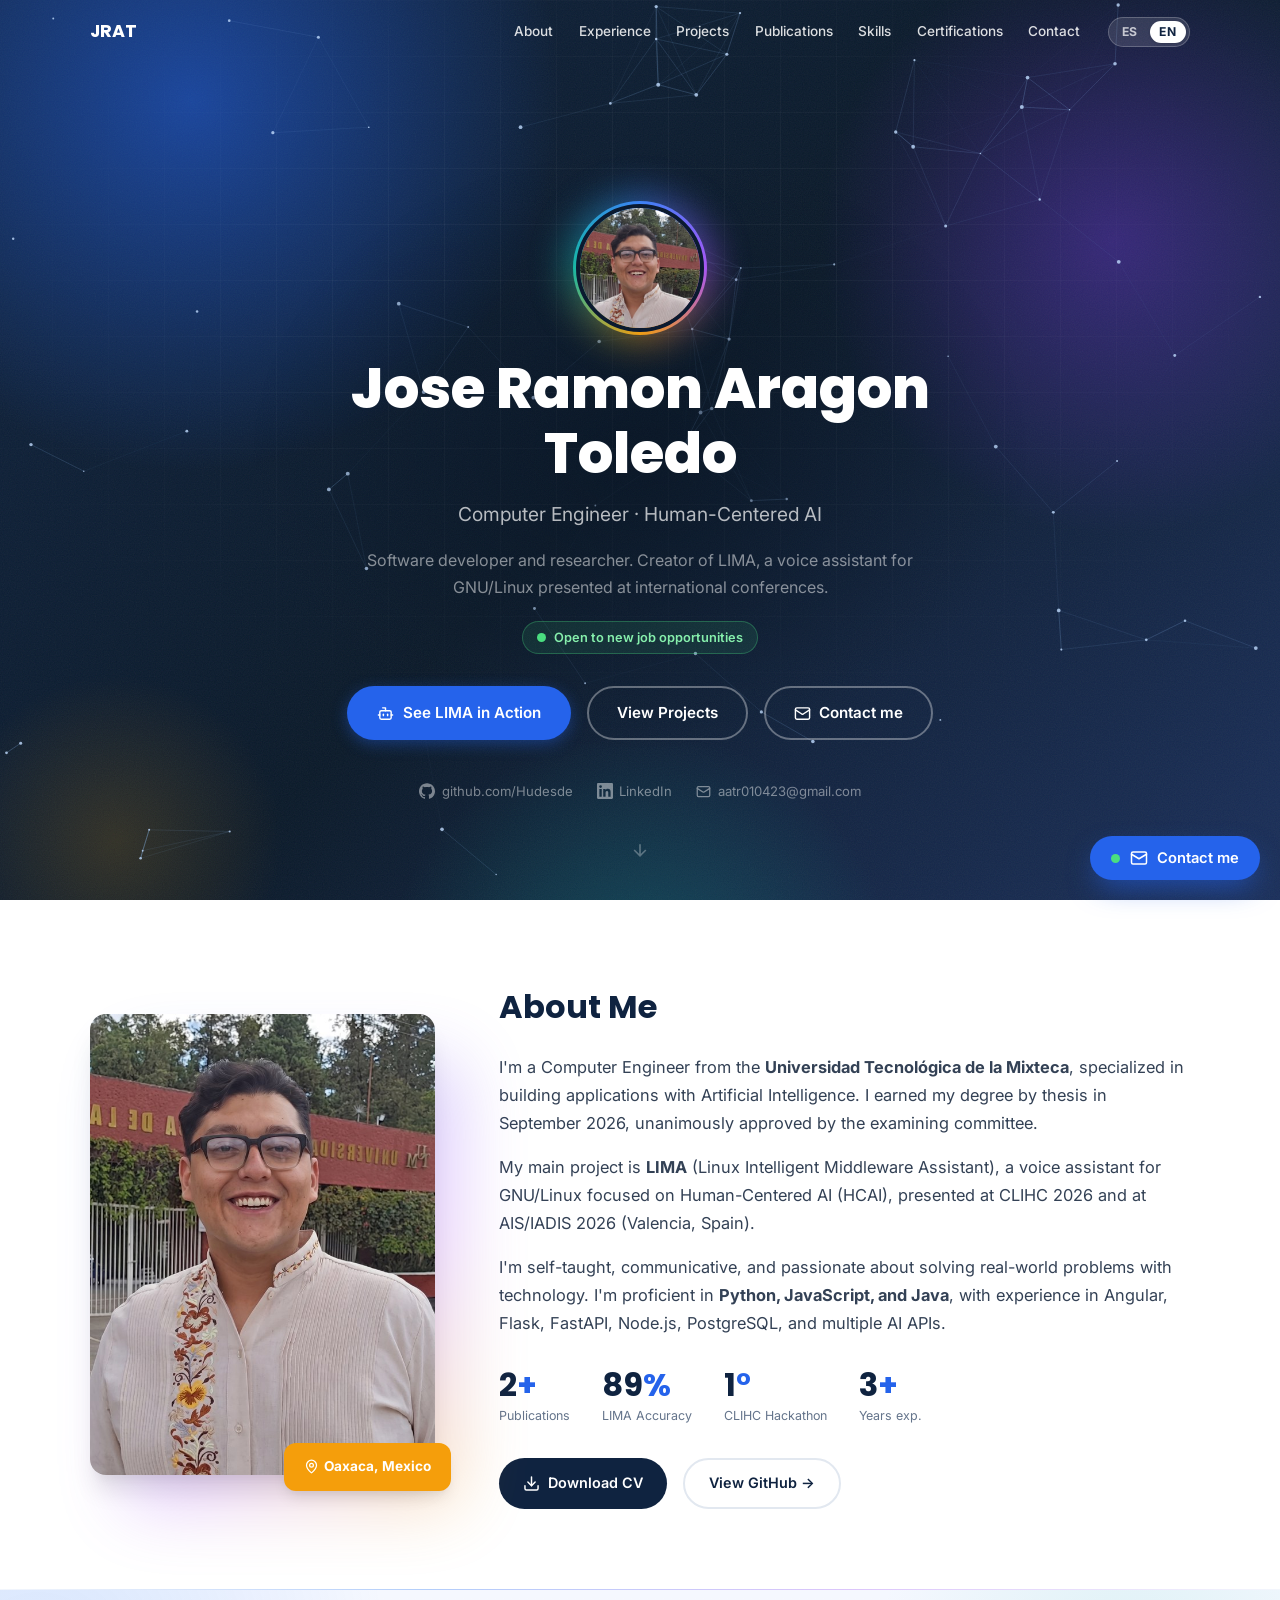
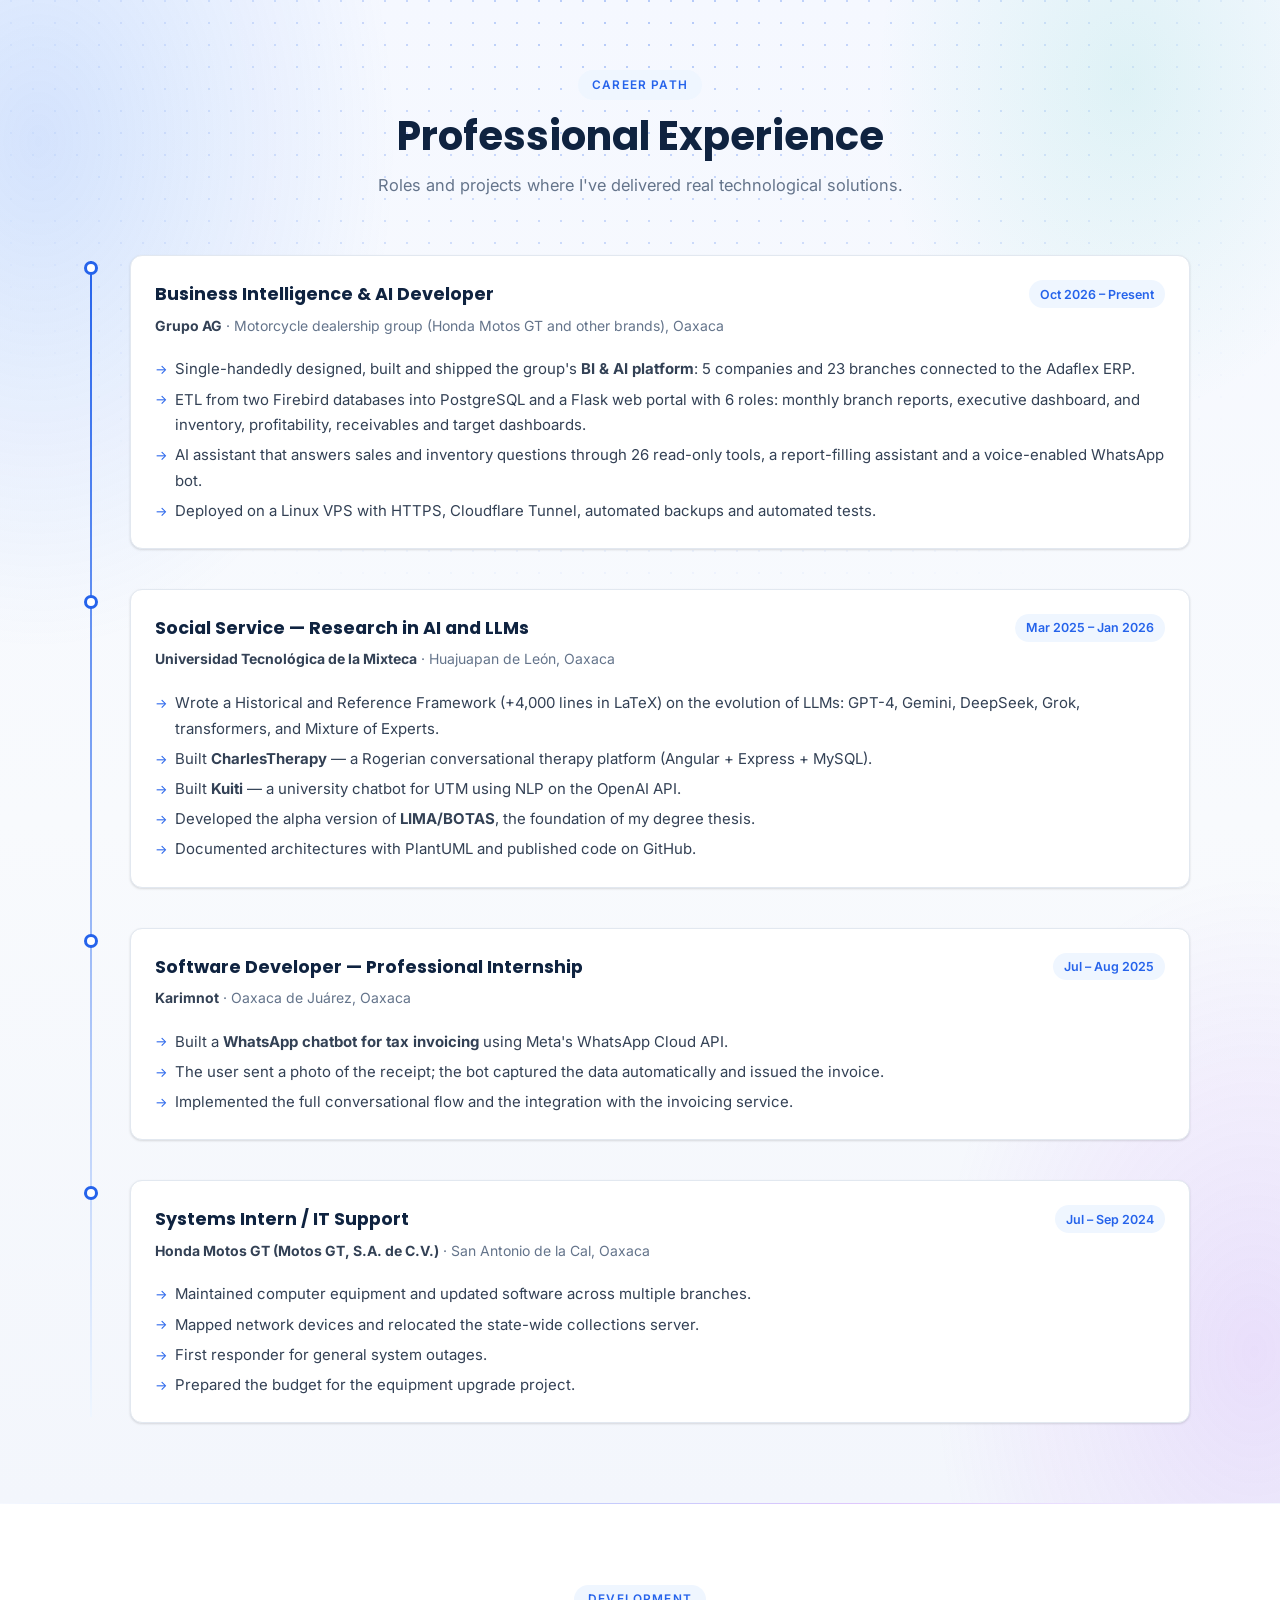
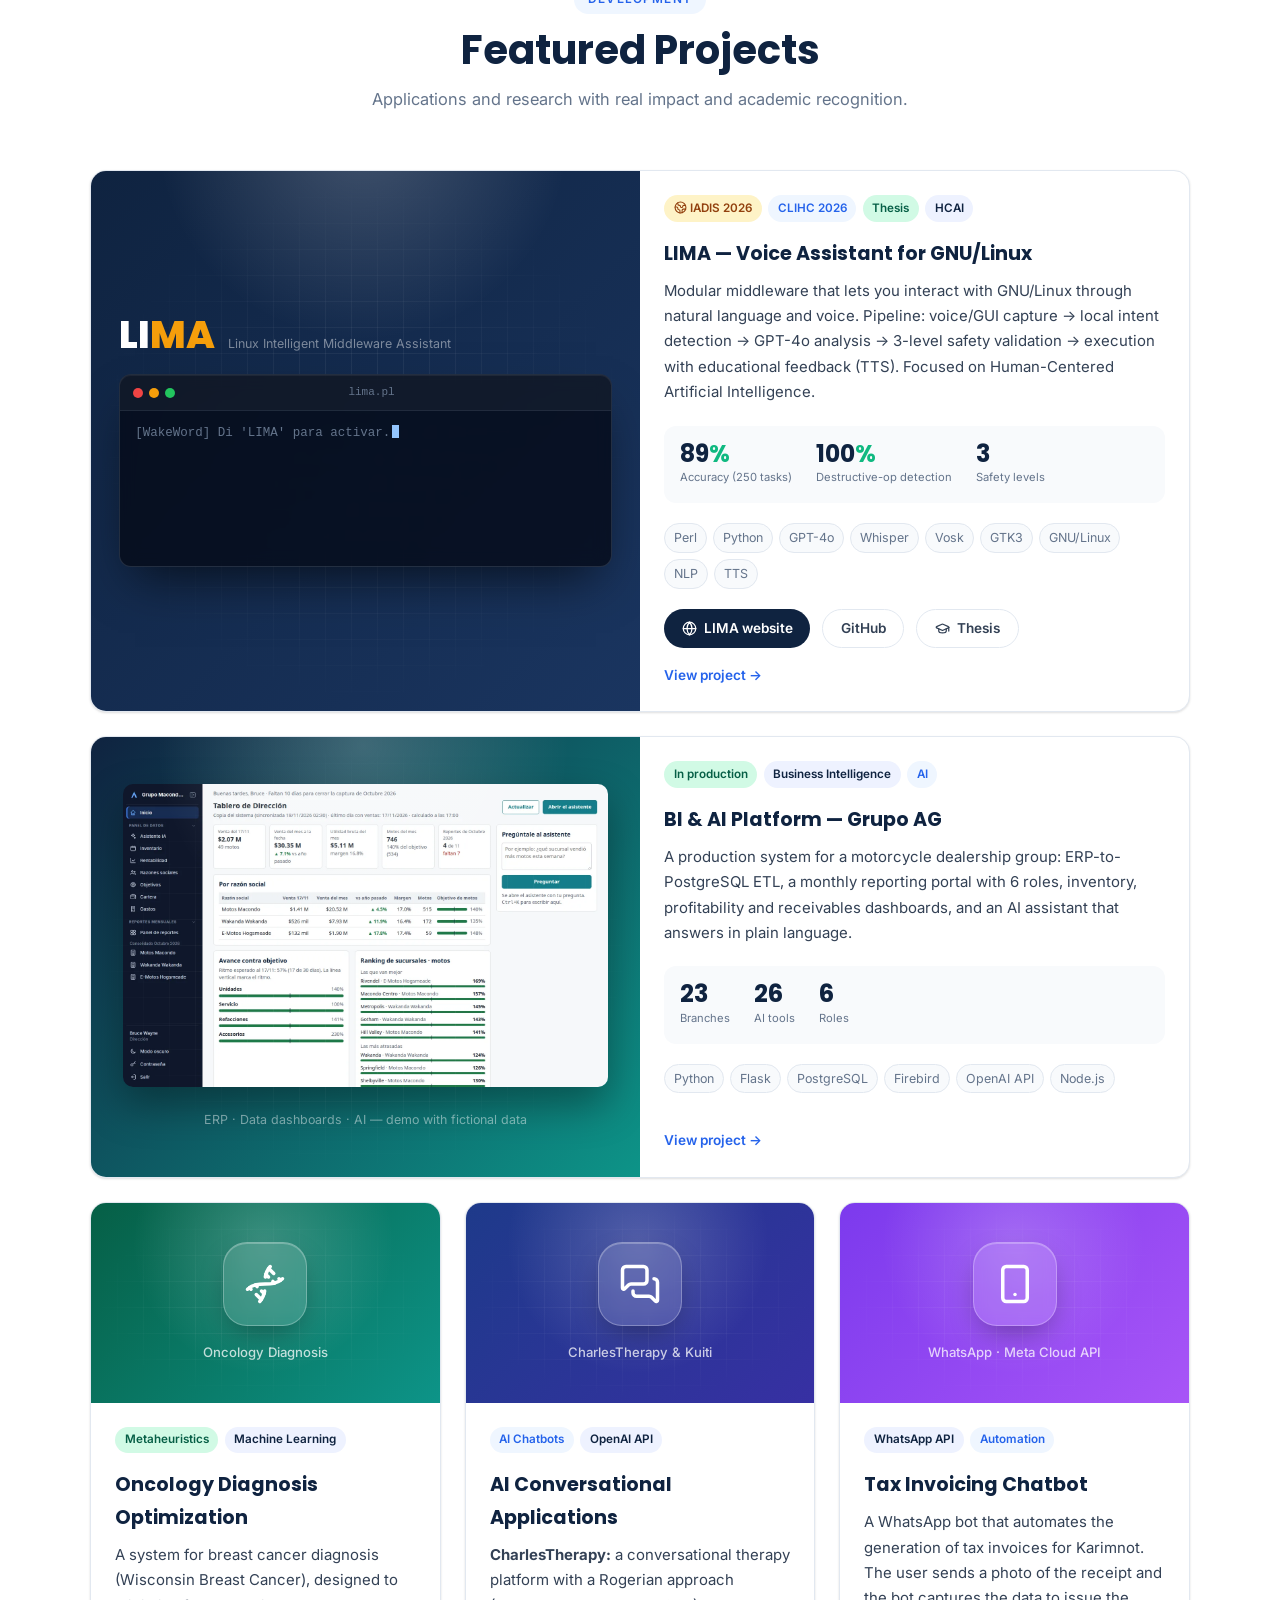
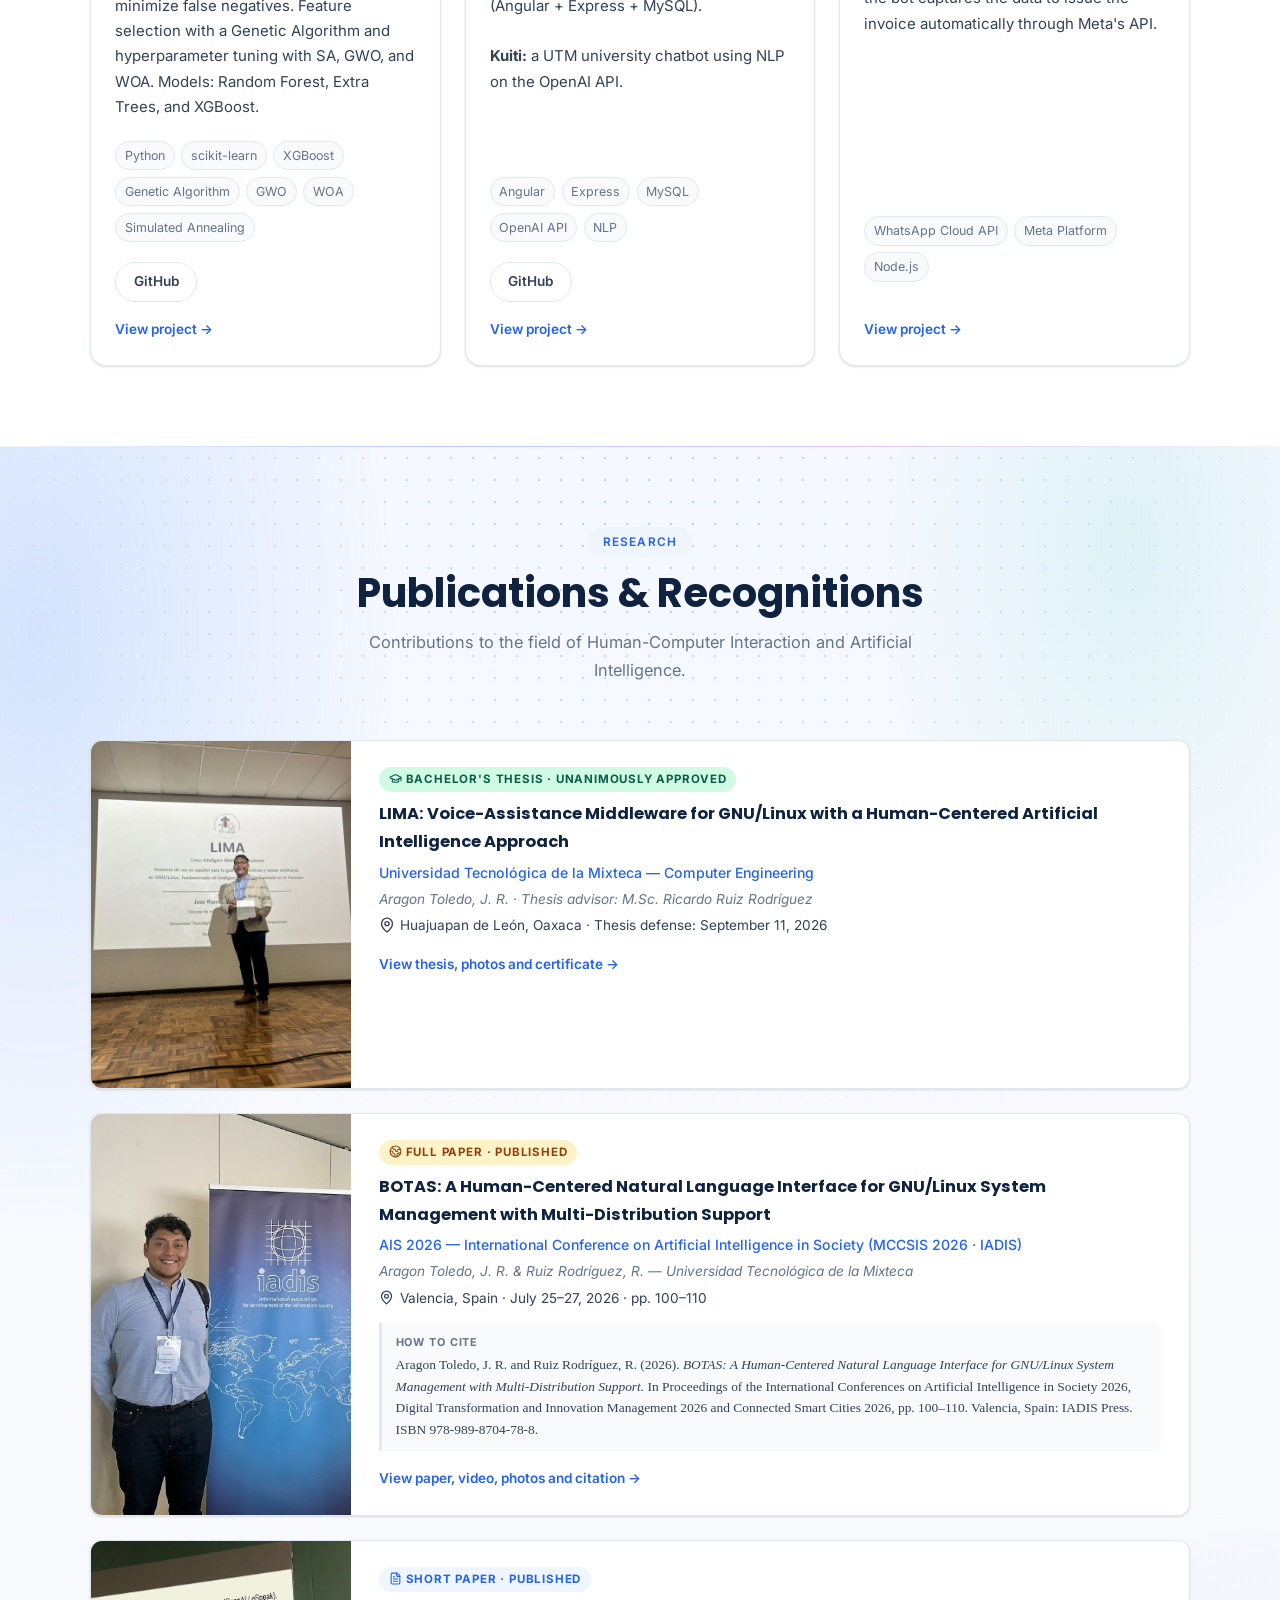
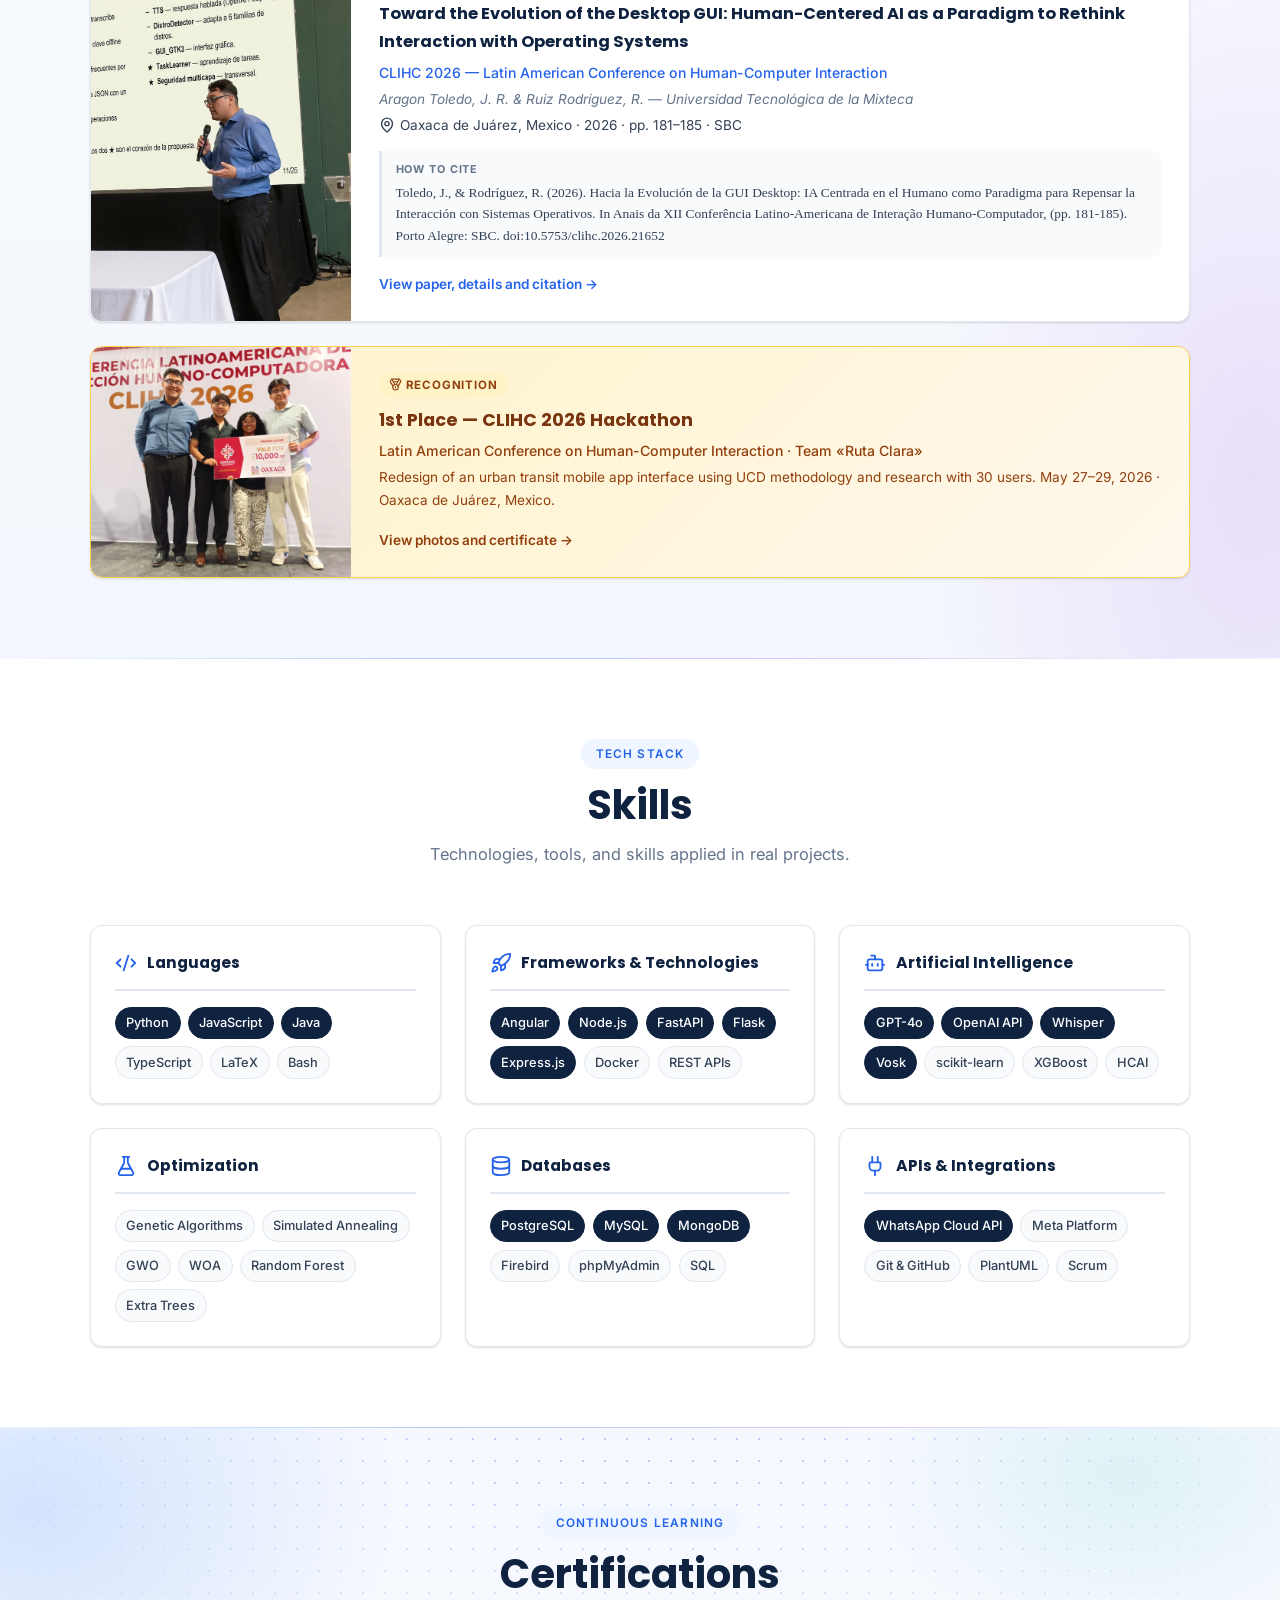
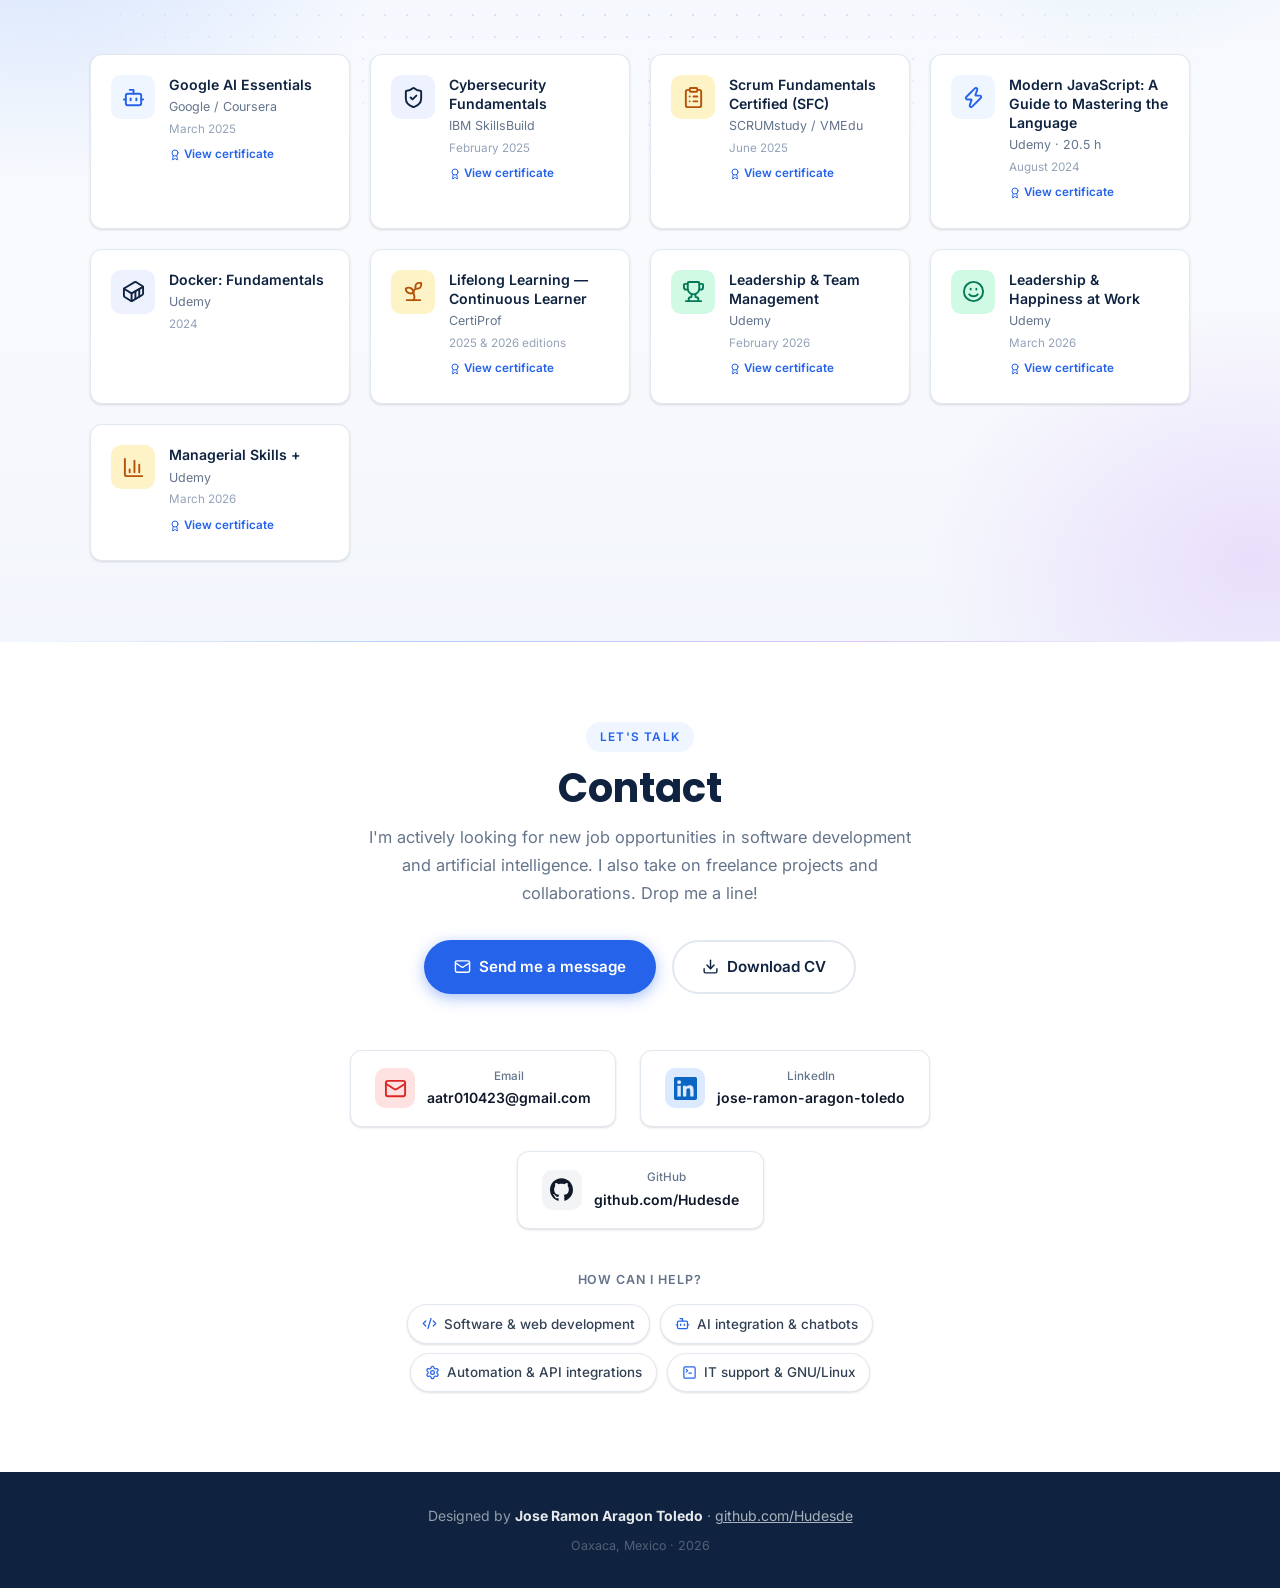
<file: index.html>
<!DOCTYPE html>
<html lang="es">
<head>
<meta charset="UTF-8">
<meta name="viewport" content="width=device-width, initial-scale=1.0, viewport-fit=cover">
<meta name="theme-color" content="#0F2340">
<meta name="description" content="Portafolio de Jose Ramon Aragon Toledo — Ingeniero en Computacion, IA Centrada en el Humano, Desarrollo de Software.">
<title>Jose Ramon Aragon Toledo | Portafolio</title>
<link rel="preconnect" href="https://fonts.googleapis.com">
<link rel="preconnect" href="https://fonts.gstatic.com" crossorigin>
<link href="https://fonts.googleapis.com/css2?family=Inter:wght@300;400;500;600;700&family=Poppins:wght@600;700;800&display=swap" rel="stylesheet">
<link rel="stylesheet" href="assets/css/site.css?v=20261007">
<link rel="icon" href="assets/img/favicon.svg" type="image/svg+xml">
</head>
<body>

<!-- ═══ NAV ═══ -->
<nav id="nav">
  <a href="#inicio" class="nav-logo">JRAT</a>
  <div class="nav-right">
    <ul class="nav-links" id="navLinks">
      <li><a href="#sobre-mi" data-i18n="nav.about">Sobre mí</a></li>
      <li><a href="#experiencia" data-i18n="nav.experience">Experiencia</a></li>
      <li><a href="#proyectos" data-i18n="nav.projects">Proyectos</a></li>
      <li><a href="#publicaciones" data-i18n="nav.publications">Publicaciones</a></li>
      <li><a href="#habilidades" data-i18n="nav.skills">Habilidades</a></li>
      <li><a href="#certificaciones" data-i18n="nav.certifications">Certificaciones</a></li>
      <li><a href="#contacto" data-i18n="nav.contact">Contacto</a></li>
    </ul>
    <div class="lang-switch" role="group" aria-label="Language / Idioma">
      <button class="lang-btn" data-lang="es" aria-label="Español">ES</button>
      <button class="lang-btn" data-lang="en" aria-label="English">EN</button>
    </div>
    <button class="nav-toggle" id="navToggle" aria-label="Menú" data-i18n-attr="aria-label:nav.menu" aria-expanded="false" aria-controls="navLinks">
      <span></span><span></span><span></span>
    </button>
  </div>
</nav>

<!-- ═══ HERO ═══ -->
<section id="inicio">
  <div class="hero-inner">
    <div class="hero-badge" id="heroBadge"><i class="ic ic-trophy"></i> 1.er Lugar · Hackathon CLIHC 2026</div>
    <div class="hero-photo-wrap"><img src="foto.jpg" alt="Jose Ramon Aragon Toledo" class="hero-photo"></div>
    <h1>Jose Ramon Aragon Toledo</h1>
    <p class="hero-title" data-i18n="hero.title">Ingeniero en Computación · IA Centrada en el Humano</p>
    <p class="hero-sub" data-i18n="hero.sub">Desarrollador de software e investigador. Creador de LIMA, asistente de voz para GNU/Linux presentado en conferencias internacionales.</p>
    <p class="avail"><span class="pulse" aria-hidden="true"></span><span data-i18n="hero.avail">Disponible para nuevas oportunidades laborales</span></p>
    <div class="hero-cta">
      <a href="https://hudesde.github.io/LIMA-Web/" class="btn btn-primary" target="_blank" rel="noopener" data-i18n="hero.cta1"><i class="ic ic-bot"></i> Ver LIMA en Acción</a>
      <a href="#proyectos" class="btn btn-outline" data-i18n="hero.cta2">Ver Proyectos</a>
      <a href="#contacto" class="btn btn-outline" data-contact-open data-i18n="hero.cta3"><i class="ic ic-mail"></i> Contáctame</a>
    </div>
    <div class="hero-socials">
      <a href="https://github.com/Hudesde" target="_blank" rel="noopener" class="hero-social">
        <svg width="16" height="16" viewBox="0 0 24 24" fill="currentColor"><path d="M12 .297c-6.63 0-12 5.373-12 12 0 5.303 3.438 9.8 8.205 11.385.6.113.82-.258.82-.577 0-.285-.01-1.04-.015-2.04-3.338.724-4.042-1.61-4.042-1.61C4.422 18.07 3.633 17.7 3.633 17.7c-1.087-.744.084-.729.084-.729 1.205.084 1.838 1.236 1.838 1.236 1.07 1.835 2.809 1.305 3.495.998.108-.776.417-1.305.76-1.605-2.665-.3-5.466-1.332-5.466-5.93 0-1.31.465-2.38 1.235-3.22-.135-.303-.54-1.523.105-3.176 0 0 1.005-.322 3.3 1.23.96-.267 1.98-.399 3-.405 1.02.006 2.04.138 3 .405 2.28-1.552 3.285-1.23 3.285-1.23.645 1.653.24 2.873.12 3.176.765.84 1.23 1.91 1.23 3.22 0 4.61-2.805 5.625-5.475 5.92.42.36.81 1.096.81 2.22 0 1.606-.015 2.896-.015 3.286 0 .315.21.69.825.57C20.565 22.092 24 17.592 24 12.297c0-6.627-5.373-12-12-12"/></svg>
        github.com/Hudesde
      </a>
      <a href="https://www.linkedin.com/in/jose-ramon-aragon-toledo/" target="_blank" rel="noopener" class="hero-social">
        <svg width="16" height="16" viewBox="0 0 24 24" fill="currentColor"><path d="M20.447 20.452h-3.554v-5.569c0-1.328-.027-3.037-1.852-3.037-1.853 0-2.136 1.445-2.136 2.939v5.667H9.351V9h3.414v1.561h.046c.477-.9 1.637-1.85 3.37-1.85 3.601 0 4.267 2.37 4.267 5.455v6.286zM5.337 7.433a2.062 2.062 0 01-2.063-2.065 2.064 2.064 0 112.063 2.065zm1.782 13.019H3.555V9h3.564v11.452zM22.225 0H1.771C.792 0 0 .774 0 1.729v20.542C0 23.227.792 24 1.771 24h20.451C23.2 24 24 23.227 24 22.271V1.729C24 .774 23.2 0 22.222 0h.003z"/></svg>
        LinkedIn
      </a>
      <a href="mailto:aatr010423@gmail.com" class="hero-social"><i class="ic ic-mail"></i> aatr010423@gmail.com</a>
    </div>
  </div>
  <div class="scroll-ind">
    <svg width="20" height="20" viewBox="0 0 24 24" fill="none" stroke="currentColor" stroke-width="2"><path d="M12 5v14M5 12l7 7 7-7"/></svg>
  </div>
</section>

<!-- ═══ ABOUT ═══ -->
<section id="sobre-mi">
  <div class="container">
    <div class="about-grid">
      <div class="about-photo-wrap reveal">
        <img src="foto.jpg" alt="Jose Ramon Aragon Toledo" class="about-photo">
        <div class="about-badge" data-i18n="about.badge"><i class="ic ic-pin"></i> Oaxaca, México</div>
      </div>
      <div class="about-content reveal">
        <h2 data-i18n="about.title">Sobre mí</h2>
        <p data-i18n="about.p1">Soy Ingeniero en Computación por la <strong>Universidad Tecnológica de la Mixteca</strong>, especializado en el desarrollo de aplicaciones con Inteligencia Artificial. Me titulé por tesis en septiembre de 2026, con aprobación por unanimidad del jurado.</p>
        <p data-i18n="about.p2">Mi proyecto principal es <strong>LIMA</strong> (Linux Intelligent Middleware Assistant), un asistente de voz para GNU/Linux con enfoque en IA Centrada en el Humano (HCAI), presentado en CLIHC 2026 y en AIS/IADIS 2026 (Valencia, España).</p>
        <p data-i18n="about.p3">Soy autodidacta, comunicativo y apasionado por resolver problemas reales con tecnología. Domino <strong>Python, JavaScript y Java</strong>, con experiencia en Angular, Flask, FastAPI, Node.js, PostgreSQL y múltiples APIs de IA.</p>
        <div class="about-stats">
          <div class="stat"><div class="n">2<span>+</span></div><div class="l" data-i18n="about.stat1">Publicaciones</div></div>
          <div class="stat"><div class="n">89<span>%</span></div><div class="l" data-i18n="about.stat2">Precisión LIMA</div></div>
          <div class="stat"><div class="n">1<span>°</span></div><div class="l" data-i18n="about.stat3">Hackathon CLIHC</div></div>
          <div class="stat"><div class="n">3<span>+</span></div><div class="l" data-i18n="about.stat4">Años exp.</div></div>
        </div>
        <div class="about-actions">
          <a href="CV_JoseRamonAragonToledo.pdf" download class="btn-dark" data-i18n="about.cv"><i class="ic ic-download"></i> Descargar CV</a>
          <a href="https://github.com/Hudesde" target="_blank" rel="noopener" class="btn-ghost" data-i18n="about.github">Ver GitHub →</a>
        </div>
      </div>
    </div>
  </div>
</section>

<!-- ═══ EXPERIENCE ═══ -->
<section id="experiencia">
  <div class="container">
    <div class="sec-hd reveal">
      <span class="sec-label" data-i18n="exp.label">Trayectoria</span>
      <h2 class="sec-title" data-i18n="exp.title">Experiencia Profesional</h2>
      <p class="sec-desc" data-i18n="exp.desc">Roles y proyectos donde he aportado soluciones tecnológicas reales.</p>
    </div>
    <div class="timeline">

      <div class="tl-item reveal">
        <div class="tl-dot"></div>
        <div class="tl-card">
          <div class="tl-meta">
            <div>
              <div class="tl-title" data-i18n="exp0.title">Desarrollador de Inteligencia de Negocios e IA</div>
              <div class="tl-org" data-i18n="exp0.org"><strong>Grupo AG</strong> · Concesionarias de motocicletas (Honda Motos GT y otras marcas), Oaxaca</div>
            </div>
            <span class="tl-period" data-i18n="exp0.period">Oct 2026 – actualidad</span>
          </div>
          <ul class="tl-list">
            <li data-i18n="exp0.li1">Diseñé, desarrollé y puse en producción, de forma individual, la <a href="proyectos/plataforma-bi.html"><strong>plataforma de BI e IA</strong></a> del grupo: 5 razones sociales y 23 sucursales conectadas al ERP Adaflex.</li>
            <li data-i18n="exp0.li2">ETL de dos bases Firebird a PostgreSQL y portal web en Flask con 6 roles: reporte mensual por sucursal, tablero de dirección y paneles de inventario, rentabilidad, cartera y objetivos.</li>
            <li data-i18n="exp0.li3">Asistente de IA que consulta ventas e inventario con 26 herramientas de solo lectura, asistente de captura y bot de WhatsApp por voz.</li>
            <li data-i18n="exp0.li4">Despliegue en un VPS Linux con HTTPS, Cloudflare Tunnel, respaldos automáticos y pruebas automatizadas.</li>
          </ul>
        </div>
      </div>

      <div class="tl-item reveal">
        <div class="tl-dot"></div>
        <div class="tl-card">
          <div class="tl-meta">
            <div>
              <div class="tl-title" data-i18n="exp1.title">Servicio Social — Investigación en IA y LLMs</div>
              <div class="tl-org" data-i18n="exp1.org"><strong>Universidad Tecnológica de la Mixteca</strong> · Huajuapan de León, Oaxaca</div>
            </div>
            <span class="tl-period" data-i18n="exp1.period">Mar 2025 – Ene 2026</span>
          </div>
          <ul class="tl-list">
            <li data-i18n="exp1.li1">Elaboré un Marco Histórico y Referencial (+4,000 líneas en LaTeX) sobre la evolución de LLMs: GPT-4, Gemini, DeepSeek, Grok, transformers y Mixture of Experts.</li>
            <li data-i18n="exp1.li2">Desarrollé <strong>CharlesTherapy</strong> — plataforma de terapia conversacional rogeriana (Angular + Express + MySQL).</li>
            <li data-i18n="exp1.li3">Desarrollé <strong>Kuiti</strong> — chatbot universitario de la UTM con NLP sobre la API de OpenAI.</li>
            <li data-i18n="exp1.li4">Desarrollé la versión alfa de <strong>LIMA/BOTAS</strong>, base de mi tesis de titulación.</li>
            <li data-i18n="exp1.li5">Documenté arquitecturas con PlantUML y publiqué código en GitHub.</li>
          </ul>
        </div>
      </div>

      <div class="tl-item reveal">
        <div class="tl-dot"></div>
        <div class="tl-card">
          <div class="tl-meta">
            <div>
              <div class="tl-title" data-i18n="exp2.title">Desarrollador de Software — Prácticas Profesionales</div>
              <div class="tl-org" data-i18n="exp2.org"><strong>Karimnot</strong> · Oaxaca de Juárez, Oaxaca</div>
            </div>
            <span class="tl-period" data-i18n="exp2.period">Jul – Ago 2025</span>
          </div>
          <ul class="tl-list">
            <li data-i18n="exp2.li1">Desarrollé un <strong>chatbot de WhatsApp para facturación fiscal</strong> usando la WhatsApp Cloud API de Meta.</li>
            <li data-i18n="exp2.li2">El usuario enviaba foto del ticket; el bot capturaba los datos automáticamente y emitía la factura.</li>
            <li data-i18n="exp2.li3">Implementé el flujo conversacional completo y la integración con el servicio de facturación.</li>
          </ul>
        </div>
      </div>

      <div class="tl-item reveal">
        <div class="tl-dot"></div>
        <div class="tl-card">
          <div class="tl-meta">
            <div>
              <div class="tl-title" data-i18n="exp3.title">Practicante de Sistemas / Soporte de TI</div>
              <div class="tl-org" data-i18n="exp3.org"><strong>Honda Motos GT (Motos GT, S.A. de C.V.)</strong> · San Antonio de la Cal, Oaxaca</div>
            </div>
            <span class="tl-period" data-i18n="exp3.period">Jul – Sep 2024</span>
          </div>
          <ul class="tl-list">
            <li data-i18n="exp3.li1">Mantenimiento de equipos de cómputo y actualización de software en múltiples sucursales.</li>
            <li data-i18n="exp3.li2">Mapeo de dispositivos en red y relocalización del servidor de cobranza a nivel estatal.</li>
            <li data-i18n="exp3.li3">Primer respondiente ante caídas generales del sistema.</li>
            <li data-i18n="exp3.li4">Elaboré el presupuesto para el proyecto de actualización de equipos.</li>
          </ul>
        </div>
      </div>

    </div>
  </div>
</section>

<!-- ═══ PROJECTS ═══ -->
<section id="proyectos">
  <div class="container">
    <div class="sec-hd reveal">
      <span class="sec-label" data-i18n="proj.label">Desarrollo</span>
      <h2 class="sec-title" data-i18n="proj.title">Proyectos Destacados</h2>
      <p class="sec-desc" data-i18n="proj.desc">Aplicaciones e investigaciones con impacto real y reconocimiento académico.</p>
    </div>

    <div class="proj-grid">

      <!-- FEATURED: LIMA -->
      <article class="proj-card feat reveal">
        <div class="proj-banner lima-banner" style="view-transition-name:vt-lima">
          <div class="lima-brand">
            <div class="proj-logo">LI<span>MA</span></div>
            <div class="proj-logo-sub">Linux Intelligent Middleware Assistant</div>
          </div>
          <!-- Replays a real LIMA session log (wake word → Whisper → GPT-4o → FileManager → TTS) -->
          <div class="term" aria-hidden="true">
            <div class="term-bar"><i></i><i></i><i></i><span>lima.pl</span></div>
            <div class="term-body" data-lima-term>
              <p class="t-dim">[WakeWord] Di 'LIMA' para activar.</p>
              <p data-listen><span class="t-sys">[SYSTEM]</span> ¡Te escucho!<span class="wave"><b></b><b></b><b></b><b></b><b></b></span></p>
              <p><span class="t-mic">[Whisper]</span> <span class="t-str" data-type>"Lista los archivos del escritorio"</span></p>
              <p><span class="t-ai">[GPT-4o]</span> {<span class="t-key">"action"</span>: "list", <span class="t-key">"target_path"</span>: "~/Escritorio"}</p>
              <p><span class="t-ok">[SUCCESS]</span> ✓ Encontrados 17 elementos</p>
              <p><span class="t-tts">[TTS]</span> <span class="t-str">"Listando archivos del escritorio"</span></p>
            </div>
          </div>
        </div>
        <div class="proj-body">
          <div class="badges">
            <span class="badge b-amber"><i class="ic ic-earth"></i> IADIS 2026</span>
            <span class="badge b-blue">CLIHC 2026</span>
            <span class="badge b-green" data-i18n="proj.lima.badge">Tesis</span>
            <span class="badge b-navy">HCAI</span>
          </div>
          <h3 class="proj-title"><a href="proyectos/lima.html" class="stretch" data-i18n="proj.lima.title">LIMA — Asistente de Voz para GNU/Linux</a></h3>
          <p class="proj-desc" data-i18n="proj.lima.desc">Middleware modular que permite interactuar con GNU/Linux en español mediante lenguaje natural y voz. Pipeline: captura de voz/GUI → detección local de intenciones → análisis con GPT-4o → validación de seguridad en 3 niveles → ejecución con retroalimentación educativa (TTS). Enfoque en Inteligencia Artificial Centrada en el Humano.</p>
          <div class="proj-metrics">
            <div><div class="m-val">89<span>%</span></div><div class="m-lbl" data-i18n="proj.lima.m1">Precisión (250 tareas)</div></div>
            <div><div class="m-val">100<span>%</span></div><div class="m-lbl" data-i18n="proj.lima.m2">Detección ops. destructivas</div></div>
            <div><div class="m-val">3</div><div class="m-lbl" data-i18n="proj.lima.m3">Niveles de seguridad</div></div>
          </div>
          <div class="tags">
            <span class="tag">Perl</span><span class="tag">Python</span><span class="tag">GPT-4o</span><span class="tag">Whisper</span>
            <span class="tag">Vosk</span><span class="tag">GTK3</span><span class="tag">GNU/Linux</span><span class="tag">NLP</span><span class="tag">TTS</span>
          </div>
          <div class="proj-links">
            <a href="https://hudesde.github.io/LIMA-Web/" target="_blank" rel="noopener" class="pl pl-p" data-i18n="proj.lima.demo"><i class="ic ic-globe"></i> Sitio web de LIMA</a>
            <a href="https://github.com/Hudesde/LIMA-DEMO" target="_blank" rel="noopener" class="pl pl-g">GitHub</a>
            <a href="investigacion/tesis-lima.html" class="pl pl-g" data-i18n="proj.lima.thesis"><i class="ic ic-cap"></i> Tesis</a>
          </div>
          <span class="more" data-i18n="proj.more">Ver proyecto →</span>
        </div>
      </article>

      <!-- BI & AI platform (Grupo AG) -->
      <article class="proj-card feat reveal">
        <div class="proj-banner" style="background:linear-gradient(135deg,#0F2340,#0d9488);view-transition-name:vt-bi;flex-direction:column;gap:1rem">
          <img src="assets/img/grupoag/tablero.webp" alt="Tablero de Dirección de la plataforma (demo con datos ficticios)" data-i18n-attr="alt:proj.bi.img" loading="lazy" width="1440" height="900" style="width:100%;height:auto;border-radius:10px;box-shadow:0 18px 40px rgba(0,0,0,.35)">
          <div class="proj-logo-sub" data-i18n="proj.bi.sub">ERP · Panel de datos · IA — demo con datos ficticios</div>
        </div>
        <div class="proj-body">
          <div class="badges">
            <span class="badge b-green" data-i18n="proj.bi.b1">En producción</span>
            <span class="badge b-navy">Business Intelligence</span>
            <span class="badge b-blue" data-i18n="proj.bi.b2">IA</span>
          </div>
          <h3 class="proj-title"><a href="proyectos/plataforma-bi.html" class="stretch" data-i18n="proj.bi.title">Plataforma de BI e IA — Grupo AG</a></h3>
          <p class="proj-desc" data-i18n="proj.bi.desc">Sistema en producción para un grupo de concesionarias de motocicletas: ETL del ERP a PostgreSQL, portal de reportes mensuales con 6 roles, paneles de inventario, rentabilidad y cartera, y un asistente de IA que responde en lenguaje natural.</p>
          <div class="proj-metrics">
            <div><div class="m-val">23</div><div class="m-lbl" data-i18n="proj.bi.m1">Sucursales</div></div>
            <div><div class="m-val">26</div><div class="m-lbl" data-i18n="proj.bi.m2">Herramientas de IA</div></div>
            <div><div class="m-val">6</div><div class="m-lbl" data-i18n="proj.bi.m3">Roles</div></div>
          </div>
          <div class="tags">
            <span class="tag">Python</span><span class="tag">Flask</span><span class="tag">PostgreSQL</span><span class="tag">Firebird</span><span class="tag">OpenAI API</span><span class="tag">Node.js</span>
          </div>
          <span class="more" data-i18n="proj.more">Ver proyecto →</span>
        </div>
      </article>

      <!-- Oncology -->
      <article class="proj-card reveal">
        <div class="proj-banner" style="background:linear-gradient(135deg,#065f46,#0d9488);view-transition-name:vt-onco">
          <div class="proj-art">
            <div class="proj-glyph"><i class="ic ic-dna"></i></div>
            <div class="proj-logo-sub" data-i18n="proj.onco.sub">Diagnóstico Oncológico</div>
          </div>
        </div>
        <div class="proj-body">
          <div class="badges">
            <span class="badge b-green" data-i18n="proj.onco.b1">Metaheurísticas</span>
            <span class="badge b-navy">Machine Learning</span>
          </div>
          <h3 class="proj-title"><a href="proyectos/diagnostico-oncologico.html" class="stretch" data-i18n="proj.onco.title">Optimización de Diagnóstico Oncológico</a></h3>
          <p class="proj-desc" data-i18n="proj.onco.desc">Sistema para diagnóstico de cáncer de mama (Wisconsin Breast Cancer), orientado a minimizar falsos negativos. Selección de características con Algoritmo Genético y ajuste de hiperparámetros con SA, GWO y WOA. Modelos: Random Forest, Extra Trees y XGBoost.</p>
          <div class="tags">
            <span class="tag">Python</span><span class="tag">scikit-learn</span><span class="tag">XGBoost</span>
            <span class="tag" data-i18n="proj.onco.tag1">Algoritmo Genético</span><span class="tag">GWO</span><span class="tag">WOA</span><span class="tag" data-i18n="proj.onco.tag2">Recocido Simulado</span>
          </div>
          <div class="proj-links" style="margin-top:auto">
            <a href="https://github.com/aneli1/breast_cancer_mh" target="_blank" rel="noopener" class="pl pl-g">GitHub</a>
          </div>
          <span class="more" data-i18n="proj.more">Ver proyecto →</span>
        </div>
      </article>

      <!-- Chatbots -->
      <article class="proj-card reveal">
        <div class="proj-banner" style="background:linear-gradient(135deg,#1e3a8a,#3730a3);view-transition-name:vt-chat">
          <div class="proj-art">
            <div class="proj-glyph"><i class="ic ic-chat"></i></div>
            <div class="proj-logo-sub">CharlesTherapy &amp; Kuiti</div>
          </div>
        </div>
        <div class="proj-body">
          <div class="badges">
            <span class="badge b-blue" data-i18n="proj.chat.b1">Chatbots IA</span>
            <span class="badge b-navy">OpenAI API</span>
          </div>
          <h3 class="proj-title"><a href="proyectos/chatbots-ia.html" class="stretch" data-i18n="proj.chat.title">Aplicaciones Conversacionales con IA</a></h3>
          <p class="proj-desc" data-i18n="proj.chat.desc"><strong>CharlesTherapy:</strong> plataforma de terapia conversacional con enfoque rogeriano (Angular + Express + MySQL).<br><br><strong>Kuiti:</strong> chatbot universitario de la UTM con NLP sobre la API de OpenAI.</p>
          <div class="tags">
            <span class="tag">Angular</span><span class="tag">Express</span><span class="tag">MySQL</span>
            <span class="tag">OpenAI API</span><span class="tag">NLP</span>
          </div>
          <div class="proj-links" style="margin-top:auto">
            <a href="https://github.com/Hudesde/JRATSS" target="_blank" rel="noopener" class="pl pl-g">GitHub</a>
          </div>
          <span class="more" data-i18n="proj.more">Ver proyecto →</span>
        </div>
      </article>

      <!-- WhatsApp Bot -->
      <article class="proj-card reveal">
        <div class="proj-banner" style="background:linear-gradient(135deg,#7c3aed,#a855f7);view-transition-name:vt-wa">
          <div class="proj-art">
            <div class="proj-glyph"><i class="ic ic-phone"></i></div>
            <div class="proj-logo-sub">WhatsApp · Meta Cloud API</div>
          </div>
        </div>
        <div class="proj-body">
          <div class="badges">
            <span class="badge b-navy">WhatsApp API</span>
            <span class="badge b-blue" data-i18n="proj.wa.b2">Automatización</span>
          </div>
          <h3 class="proj-title"><a href="proyectos/chatbot-facturacion.html" class="stretch" data-i18n="proj.wa.title">Chatbot de Facturación Fiscal</a></h3>
          <p class="proj-desc" data-i18n="proj.wa.desc">Bot de WhatsApp que automatiza la generación de facturas fiscales para Karimnot. El usuario envía foto del ticket y el bot captura los datos para emitir la factura automáticamente mediante la API de Meta.</p>
          <div class="tags">
            <span class="tag">WhatsApp Cloud API</span><span class="tag">Meta Platform</span><span class="tag">Node.js</span>
          </div>
          <span class="more" data-i18n="proj.more">Ver proyecto →</span>
        </div>
      </article>

    </div>
  </div>
</section>

<!-- ═══ PUBLICATIONS ═══ -->
<section id="publicaciones">
  <div class="container">
    <div class="sec-hd reveal">
      <span class="sec-label" data-i18n="pub.label">Investigación</span>
      <h2 class="sec-title" data-i18n="pub.title">Publicaciones y Reconocimientos</h2>
      <p class="sec-desc" data-i18n="pub.desc">Contribuciones al campo de la Interacción Humano-Computadora e Inteligencia Artificial.</p>
    </div>

    <div class="pubs-grid">

      <!-- Thesis -->
      <article class="pub-card has-media reveal">
        <div class="pub-media" style="view-transition-name:vt-tesis"><img src="assets/img/tesis/defensa-lima.jpg" alt="Jose Ramon Aragon Toledo con su constancia de examen profesional frente a la presentación de LIMA" data-i18n-attr="alt:pub0.alt" loading="lazy" style="object-position:center 40%"></div>
        <div class="pub-body">
          <span class="pub-tag pt-g" data-i18n="pub0.tag"><i class="ic ic-cap"></i> Tesis de Licenciatura · Aprobada por unanimidad</span>
          <h3 class="pub-title"><a href="investigacion/tesis-lima.html" class="stretch" data-i18n="pub0.title">LIMA: Middleware de asistencia por voz para GNU/Linux con enfoque en Inteligencia Artificial Centrada en el Humano</a></h3>
          <div class="pub-venue" data-i18n="pub0.venue">Universidad Tecnológica de la Mixteca — Ingeniería en Computación</div>
          <div class="pub-authors" data-i18n="pub0.authors">Aragon Toledo, J. R. · Director de tesis: M.C. Ricardo Ruiz Rodríguez</div>
          <div class="pub-detail" data-i18n="pub0.detail"><i class="ic ic-pin"></i> Huajuapan de León, Oaxaca · Examen profesional: 11 de septiembre de 2026</div>
          <span class="more" data-i18n="pub0.more">Ver tesis, fotos y constancia →</span>
        </div>
      </article>

      <!-- IADIS -->
      <article class="pub-card has-media reveal">
        <div class="pub-media" style="view-transition-name:vt-botas"><img src="Novedades/iadis.jpeg" alt="Jose Ramon Aragon Toledo en AIS 2026 (IADIS), Valencia, España" data-i18n-attr="alt:pub1.alt" loading="lazy" style="object-position:center 30%"></div>
        <div class="pub-body">
          <span class="pub-tag pt-a" data-i18n="pub1.tag"><i class="ic ic-earth"></i> Full Paper · Publicado</span>
          <h3 class="pub-title"><a href="investigacion/botas-iadis-2026.html" class="stretch">BOTAS: A Human-Centered Natural Language Interface for GNU/Linux System Management with Multi-Distribution Support</a></h3>
          <div class="pub-venue">AIS 2026 — International Conference on Artificial Intelligence in Society (MCCSIS 2026 · IADIS)</div>
          <div class="pub-authors">Aragon Toledo, J. R. &amp; Ruiz Rodríguez, R. — Universidad Tecnológica de la Mixteca</div>
          <div class="pub-detail" data-i18n="pub1.detail"><i class="ic ic-pin"></i> Valencia, España · 25–27 de julio de 2026 · pp. 100–110</div>
          <p class="pub-cite"><span class="cite-lbl" data-i18n="cite.label">Cómo citar</span>Aragon Toledo, J. R. and Ruiz Rodríguez, R. (2026). <em>BOTAS: A Human-Centered Natural Language Interface for GNU/Linux System Management with Multi-Distribution Support.</em> In Proceedings of the International Conferences on Artificial Intelligence in Society 2026, Digital Transformation and Innovation Management 2026 and Connected Smart Cities 2026, pp. 100–110. Valencia, Spain: IADIS Press. ISBN 978-989-8704-78-8.</p>
          <span class="more" data-i18n="pub1.more">Ver artículo, video, fotos y cita →</span>
        </div>
      </article>

      <!-- CLIHC -->
      <article class="pub-card has-media reveal">
        <div class="pub-media" style="view-transition-name:vt-clihc"><img src="assets/img/clihc/ponencia-clihc-2026.jpg" alt="Ponencia CLIHC 2026 — Jose Ramon Aragon Toledo" data-i18n-attr="alt:pub2.alt" loading="lazy" style="object-position:top"></div>
        <div class="pub-body">
          <span class="pub-tag pt-b" data-i18n="pub2.tag"><i class="ic ic-file"></i> Short Paper · Publicado</span>
          <h3 class="pub-title"><a href="investigacion/clihc-2026.html" class="stretch" data-i18n="pub2.title">Hacia la Evolución de la GUI Desktop: IA Centrada en el Humano como Paradigma para Repensar la Interacción con Sistemas Operativos</a></h3>
          <div class="pub-venue" data-i18n="pub2.venue">CLIHC 2026 — Conferencia Latinoamericana de Interacción Humano-Computadora</div>
          <div class="pub-authors">Aragon Toledo, J. R. &amp; Ruiz Rodríguez, R. — Universidad Tecnológica de la Mixteca</div>
          <div class="pub-detail" data-i18n="pub2.detail"><i class="ic ic-pin"></i> Oaxaca de Juárez, México · 2026 · pp. 181–185 · SBC</div>
          <p class="pub-cite"><span class="cite-lbl" data-i18n="cite.label">Cómo citar</span>Toledo, J., &amp; Rodríguez, R. (2026). Hacia la Evolución de la GUI Desktop: IA Centrada en el Humano como Paradigma para Repensar la Interacción con Sistemas Operativos. In Anais da XII Conferência Latino-Americana de Interação Humano-Computador, (pp. 181-185). Porto Alegre: SBC. doi:<a href="https://doi.org/10.5753/clihc.2026.21652" target="_blank" rel="noopener">10.5753/clihc.2026.21652</a></p>
          <span class="more" data-i18n="pub2.more">Ver artículo, detalles y cita →</span>
        </div>
      </article>

      <!-- Hackathon -->
      <article class="pub-card has-media is-award reveal">
        <div class="pub-media" style="view-transition-name:vt-hack"><img src="assets/img/clihc/equipo-ruta-clara.jpg" alt="Equipo Ruta Clara — 1.er lugar Hackathon CLIHC 2026" data-i18n-attr="alt:award.alt" loading="lazy" style="object-position:top"></div>
        <div class="pub-body">
          <span class="pub-tag pt-a" data-i18n="award.tag"><i class="ic ic-medal"></i> Reconocimiento</span>
          <h3 class="pub-title aw-title"><a href="reconocimientos/hackathon-clihc-2026.html" class="stretch" data-i18n="award.title">1.er Lugar — Hackathon CLIHC 2026</a></h3>
          <div class="aw-org" data-i18n="award.org">Conferencia Latinoamericana de Interacción Humano-Computadora · Equipo «Ruta Clara»</div>
          <div class="aw-desc" data-i18n="award.desc">Rediseño de interfaz de app móvil de transporte urbano con metodología UCD e investigación con 30 usuarios. 27–29 de mayo de 2026 · Oaxaca de Juárez, México.</div>
          <span class="more" data-i18n="award.more">Ver fotos y reconocimiento →</span>
        </div>
      </article>

    </div>
  </div>
</section>

<!-- ═══ SKILLS ═══ -->
<section id="habilidades">
  <div class="container">
    <div class="sec-hd reveal">
      <span class="sec-label" data-i18n="sk.label">Stack Técnico</span>
      <h2 class="sec-title" data-i18n="sk.title">Habilidades</h2>
      <p class="sec-desc" data-i18n="sk.desc">Tecnologías, herramientas y competencias aplicadas en proyectos reales.</p>
    </div>
    <div class="skills-grid">

      <div class="sk-group reveal">
        <div class="sk-title"><span class="sk-ico"><i class="ic ic-code"></i></span><span data-i18n="sk.g1">Lenguajes</span></div>
        <div class="sk-tags">
          <span class="sk-tag hi">Python</span>
          <span class="sk-tag hi">JavaScript</span>
          <span class="sk-tag hi">Java</span>
          <span class="sk-tag">TypeScript</span>
          <span class="sk-tag">LaTeX</span>
          <span class="sk-tag">Bash</span>
        </div>
      </div>

      <div class="sk-group reveal">
        <div class="sk-title"><span class="sk-ico"><i class="ic ic-rocket"></i></span><span data-i18n="sk.g2">Frameworks y Tecnologías</span></div>
        <div class="sk-tags">
          <span class="sk-tag hi">Angular</span>
          <span class="sk-tag hi">Node.js</span>
          <span class="sk-tag hi">FastAPI</span>
          <span class="sk-tag hi">Flask</span>
          <span class="sk-tag hi">Express.js</span>
          <span class="sk-tag">Docker</span>
          <span class="sk-tag">REST APIs</span>
        </div>
      </div>

      <div class="sk-group reveal">
        <div class="sk-title"><span class="sk-ico"><i class="ic ic-bot"></i></span><span data-i18n="sk.g3">Inteligencia Artificial</span></div>
        <div class="sk-tags">
          <span class="sk-tag hi">GPT-4o</span>
          <span class="sk-tag hi">OpenAI API</span>
          <span class="sk-tag hi">Whisper</span>
          <span class="sk-tag hi">Vosk</span>
          <span class="sk-tag">scikit-learn</span>
          <span class="sk-tag">XGBoost</span>
          <span class="sk-tag">HCAI</span>
        </div>
      </div>

      <div class="sk-group reveal">
        <div class="sk-title"><span class="sk-ico"><i class="ic ic-flask"></i></span><span data-i18n="sk.g4">Optimización</span></div>
        <div class="sk-tags">
          <span class="sk-tag" data-i18n="sk.t.ga">Algoritmos Genéticos</span>
          <span class="sk-tag" data-i18n="sk.t.sa">Recocido Simulado</span>
          <span class="sk-tag">GWO</span>
          <span class="sk-tag">WOA</span>
          <span class="sk-tag">Random Forest</span>
          <span class="sk-tag">Extra Trees</span>
        </div>
      </div>

      <div class="sk-group reveal">
        <div class="sk-title"><span class="sk-ico"><i class="ic ic-database"></i></span><span data-i18n="sk.g5">Bases de Datos</span></div>
        <div class="sk-tags">
          <span class="sk-tag hi">PostgreSQL</span>
          <span class="sk-tag hi">MySQL</span>
          <span class="sk-tag hi">MongoDB</span>
          <span class="sk-tag">Firebird</span>
          <span class="sk-tag">phpMyAdmin</span>
          <span class="sk-tag">SQL</span>
        </div>
      </div>

      <div class="sk-group reveal">
        <div class="sk-title"><span class="sk-ico"><i class="ic ic-plug"></i></span><span data-i18n="sk.g6">APIs e Integraciones</span></div>
        <div class="sk-tags">
          <span class="sk-tag hi">WhatsApp Cloud API</span>
          <span class="sk-tag">Meta Platform</span>
          <span class="sk-tag">Git &amp; GitHub</span>
          <span class="sk-tag">PlantUML</span>
          <span class="sk-tag">Scrum</span>
        </div>
      </div>

    </div>
  </div>
</section>

<!-- ═══ CERTIFICATIONS ═══ -->
<section id="certificaciones">
  <div class="container">
    <div class="sec-hd reveal">
      <span class="sec-label" data-i18n="cert.label">Formación Continua</span>
      <h2 class="sec-title" data-i18n="cert.title">Certificaciones</h2>
    </div>
    <div class="certs-grid">

      <div class="cert-card reveal">
        <div class="cert-ico ci-b"><i class="ic ic-bot"></i></div>
        <div>
          <div class="cert-name">Google AI Essentials</div>
          <div class="cert-issuer">Google / Coursera</div>
          <div class="cert-date" data-i18n="cert1.date">Marzo 2025</div>
          <a href="cert-google-ai-essentials.pdf" target="_blank" class="cert-dl" data-i18n="cert.view"><i class="ic ic-award"></i> Ver certificado</a>
        </div>
      </div>
      <div class="cert-card reveal">
        <div class="cert-ico ci-n"><i class="ic ic-shield"></i></div>
        <div>
          <div class="cert-name">Cybersecurity Fundamentals</div>
          <div class="cert-issuer">IBM SkillsBuild</div>
          <div class="cert-date" data-i18n="cert2.date">Febrero 2025</div>
          <a href="cert-ibm.pdf" target="_blank" class="cert-dl" data-i18n="cert.view"><i class="ic ic-award"></i> Ver certificado</a>
        </div>
      </div>
      <div class="cert-card reveal">
        <div class="cert-ico ci-a"><i class="ic ic-clipboard"></i></div>
        <div>
          <div class="cert-name">Scrum Fundamentals Certified (SFC)</div>
          <div class="cert-issuer">SCRUMstudy / VMEdu</div>
          <div class="cert-date" data-i18n="cert3.date">Junio 2025</div>
          <a href="cert-scrum-sfc.png" target="_blank" class="cert-dl" data-i18n="cert.view"><i class="ic ic-award"></i> Ver certificado</a>
        </div>
      </div>
      <div class="cert-card reveal">
        <div class="cert-ico ci-b"><i class="ic ic-zap"></i></div>
        <div>
          <div class="cert-name" data-i18n="cert4.name">JavaScript Moderno: Guía para dominar el lenguaje</div>
          <div class="cert-issuer">Udemy · 20.5 h</div>
          <div class="cert-date" data-i18n="cert4.date">Agosto 2024</div>
          <a href="UC-b621b285.pdf" target="_blank" class="cert-dl" data-i18n="cert.view"><i class="ic ic-award"></i> Ver certificado</a>
        </div>
      </div>
      <div class="cert-card reveal">
        <div class="cert-ico ci-n"><i class="ic ic-container"></i></div>
        <div>
          <div class="cert-name" data-i18n="cert5.name">Docker: Fundamentos</div>
          <div class="cert-issuer">Udemy</div>
          <div class="cert-date">2024</div>
        </div>
      </div>
      <div class="cert-card reveal">
        <div class="cert-ico ci-a"><i class="ic ic-sprout"></i></div>
        <div>
          <div class="cert-name">Lifelong Learning — Continuous Learner</div>
          <div class="cert-issuer">CertiProf</div>
          <div class="cert-date" data-i18n="cert6.date">Ediciones 2025 y 2026</div>
          <a href="cert-lifelong-learning.png" target="_blank" class="cert-dl" data-i18n="cert.view"><i class="ic ic-award"></i> Ver certificado</a>
        </div>
      </div>
      <div class="cert-card reveal">
        <div class="cert-ico ci-g"><i class="ic ic-trophy"></i></div>
        <div>
          <div class="cert-name" data-i18n="cert7.name">Liderazgo y Gestión de Equipos</div>
          <div class="cert-issuer">Udemy</div>
          <div class="cert-date" data-i18n="cert7.date">Febrero 2026</div>
          <a href="UC-e4c19366.pdf" target="_blank" class="cert-dl" data-i18n="cert.view"><i class="ic ic-award"></i> Ver certificado</a>
        </div>
      </div>
      <div class="cert-card reveal">
        <div class="cert-ico ci-g"><i class="ic ic-smile"></i></div>
        <div>
          <div class="cert-name" data-i18n="cert8.name">Liderazgo y Felicidad en el Trabajo</div>
          <div class="cert-issuer">Udemy</div>
          <div class="cert-date" data-i18n="cert8.date">Marzo 2026</div>
          <a href="UC-0e9a66c4.pdf" target="_blank" class="cert-dl" data-i18n="cert.view"><i class="ic ic-award"></i> Ver certificado</a>
        </div>
      </div>
      <div class="cert-card reveal">
        <div class="cert-ico ci-a"><i class="ic ic-chart"></i></div>
        <div>
          <div class="cert-name" data-i18n="cert9.name">Habilidades Gerenciales +</div>
          <div class="cert-issuer">Udemy</div>
          <div class="cert-date" data-i18n="cert9.date">Marzo 2026</div>
          <a href="UC-b8c12b46.pdf" target="_blank" class="cert-dl" data-i18n="cert.view"><i class="ic ic-award"></i> Ver certificado</a>
        </div>
      </div>

    </div>
  </div>
</section>

<!-- ═══ CONTACT ═══ -->
<section id="contacto">
  <div class="container">
    <div class="contact-wrap">
      <div class="sec-hd reveal">
        <span class="sec-label" data-i18n="contact.label">Hablemos</span>
        <h2 class="sec-title" data-i18n="contact.title">Contacto</h2>
        <p class="sec-desc" data-i18n="contact.desc">Estoy buscando activamente nuevas oportunidades laborales en desarrollo de software e inteligencia artificial. También atiendo proyectos puntuales y colaboraciones. ¡Escríbeme!</p>
        <div class="contact-cta">
          <button type="button" class="btn btn-primary" data-contact-open data-contact-reason="job" data-i18n="contact.cta"><i class="ic ic-mail"></i> Escríbeme un mensaje</button>
          <a href="CV_JoseRamonAragonToledo.pdf" download class="btn-ghost" data-i18n="about.cv"><i class="ic ic-download"></i> Descargar CV</a>
        </div>
      </div>
      <div class="contact-links reveal">
        <a href="mailto:aatr010423@gmail.com" class="contact-link">
          <div class="cl-ico cl-mail"><i class="ic ic-mail"></i></div>
          <div><div class="cl-lbl">Email</div><div class="cl-val">aatr010423@gmail.com</div></div>
        </a>
        <a href="https://www.linkedin.com/in/jose-ramon-aragon-toledo/" target="_blank" rel="noopener" class="contact-link">
          <div class="cl-ico cl-in"><i class="ic ic-linkedin"></i></div>
          <div><div class="cl-lbl">LinkedIn</div><div class="cl-val">jose-ramon-aragon-toledo</div></div>
        </a>
        <a href="https://github.com/Hudesde" target="_blank" rel="noopener" class="contact-link">
          <div class="cl-ico cl-gh"><i class="ic ic-github"></i></div>
          <div><div class="cl-lbl">GitHub</div><div class="cl-val">github.com/Hudesde</div></div>
        </a>
      </div>
      <p class="services-lbl reveal" data-i18n="contact.svc">¿En qué puedo ayudarte?</p>
      <div class="services reveal">
        <span class="svc" data-i18n="contact.svc1"><i class="ic ic-code"></i> Desarrollo de software y web</span>
        <span class="svc" data-i18n="contact.svc2"><i class="ic ic-bot"></i> Integración de IA y chatbots</span>
        <span class="svc" data-i18n="contact.svc3"><i class="ic ic-gear"></i> Automatización e integración de APIs</span>
        <span class="svc" data-i18n="contact.svc4"><i class="ic ic-terminal"></i> Soporte de TI y GNU/Linux</span>
      </div>
    </div>
  </div>
</section>

<footer>
  <p data-i18n="footer.by">Diseñado por <strong>Jose Ramon Aragon Toledo</strong> · <a href="https://github.com/Hudesde" target="_blank" rel="noopener" style="color:rgba(255,255,255,.65);text-decoration:underline">github.com/Hudesde</a></p>
  <p style="margin-top:.4rem;font-size:.78rem;opacity:.5" data-i18n="footer.loc">Oaxaca, México · 2026</p>
</footer>

<script>
// ═══ i18n (home) — Spanish lives in the HTML; nav/footer/contact strings live in assets/js/site.js ═══
window.PAGE_I18N = {
  es: {
    "_badges": [
      `<i class="ic ic-trophy"></i> 1.er Lugar · Hackathon CLIHC 2026`,
      `<i class="ic ic-cap"></i> Ingeniero en Computación · Tesis aprobada por unanimidad`,
      `<i class="ic ic-earth"></i> Full Paper Publicado · IADIS 2026 Valencia`,
      `<i class="ic ic-bot"></i> Investigador · IA Centrada en el Humano`,
      `<i class="ic ic-code"></i> Python · GPT-4o · GNU/Linux`,
      `<i class="ic ic-book"></i> Aprendizaje Continuo · Autodidacta`,
    ],
  },
  en: {
    "meta.title": `Jose Ramon Aragon Toledo | Portfolio`,
    "meta.desc": `Portfolio of Jose Ramon Aragon Toledo — Computer Engineer, Human-Centered AI, Software Development.`,
    "hero.title": `Computer Engineer · Human-Centered AI`,
    "hero.sub": `Software developer and researcher. Creator of LIMA, a voice assistant for GNU/Linux presented at international conferences.`,
    "hero.avail": `Open to new job opportunities`,
    "hero.cta1": `<i class="ic ic-bot"></i> See LIMA in Action`,
    "hero.cta2": `View Projects`,
    "hero.cta3": `<i class="ic ic-mail"></i> Contact me`,
    "about.badge": `<i class="ic ic-pin"></i> Oaxaca, Mexico`,
    "about.title": `About Me`,
    "about.p1": `I'm a Computer Engineer from the <strong>Universidad Tecnológica de la Mixteca</strong>, specialized in building applications with Artificial Intelligence. I earned my degree by thesis in September 2026, unanimously approved by the examining committee.`,
    "about.p2": `My main project is <strong>LIMA</strong> (Linux Intelligent Middleware Assistant), a voice assistant for GNU/Linux focused on Human-Centered AI (HCAI), presented at CLIHC 2026 and at AIS/IADIS 2026 (Valencia, Spain).`,
    "about.p3": `I'm self-taught, communicative, and passionate about solving real-world problems with technology. I'm proficient in <strong>Python, JavaScript, and Java</strong>, with experience in Angular, Flask, FastAPI, Node.js, PostgreSQL, and multiple AI APIs.`,
    "about.stat1": `Publications`,
    "about.stat2": `LIMA Accuracy`,
    "about.stat3": `CLIHC Hackathon`,
    "about.stat4": `Years exp.`,
    "about.cv": `<i class="ic ic-download"></i> Download CV`,
    "about.github": `View GitHub →`,
    "exp.label": `Career Path`,
    "exp.title": `Professional Experience`,
    "exp.desc": `Roles and projects where I've delivered real technological solutions.`,
    "exp0.title": `Business Intelligence & AI Developer`,
    "exp0.org": `<strong>Grupo AG</strong> · Motorcycle dealership group (Honda Motos GT and other brands), Oaxaca`,
    "exp0.period": `Oct 2026 – Present`,
    "exp0.li1": `Single-handedly designed, built and shipped the group's <a href="proyectos/plataforma-bi.html"><strong>BI & AI platform</strong></a>: 5 companies and 23 branches connected to the Adaflex ERP.`,
    "exp0.li2": `ETL from two Firebird databases into PostgreSQL and a Flask web portal with 6 roles: monthly branch reports, executive dashboard, and inventory, profitability, receivables and target dashboards.`,
    "exp0.li3": `AI assistant that answers sales and inventory questions through 26 read-only tools, a report-filling assistant and a voice-enabled WhatsApp bot.`,
    "exp0.li4": `Deployed on a Linux VPS with HTTPS, Cloudflare Tunnel, automated backups and automated tests.`,
    "exp1.title": `Social Service — Research in AI and LLMs`,
    "exp1.org": `<strong>Universidad Tecnológica de la Mixteca</strong> · Huajuapan de León, Oaxaca`,
    "exp1.period": `Mar 2025 – Jan 2026`,
    "exp1.li1": `Wrote a Historical and Reference Framework (+4,000 lines in LaTeX) on the evolution of LLMs: GPT-4, Gemini, DeepSeek, Grok, transformers, and Mixture of Experts.`,
    "exp1.li2": `Built <strong>CharlesTherapy</strong> — a Rogerian conversational therapy platform (Angular + Express + MySQL).`,
    "exp1.li3": `Built <strong>Kuiti</strong> — a university chatbot for UTM using NLP on the OpenAI API.`,
    "exp1.li4": `Developed the alpha version of <strong>LIMA/BOTAS</strong>, the foundation of my degree thesis.`,
    "exp1.li5": `Documented architectures with PlantUML and published code on GitHub.`,
    "exp2.title": `Software Developer — Professional Internship`,
    "exp2.org": `<strong>Karimnot</strong> · Oaxaca de Juárez, Oaxaca`,
    "exp2.period": `Jul – Aug 2025`,
    "exp2.li1": `Built a <strong>WhatsApp chatbot for tax invoicing</strong> using Meta's WhatsApp Cloud API.`,
    "exp2.li2": `The user sent a photo of the receipt; the bot captured the data automatically and issued the invoice.`,
    "exp2.li3": `Implemented the full conversational flow and the integration with the invoicing service.`,
    "exp3.title": `Systems Intern / IT Support`,
    "exp3.org": `<strong>Honda Motos GT (Motos GT, S.A. de C.V.)</strong> · San Antonio de la Cal, Oaxaca`,
    "exp3.period": `Jul – Sep 2024`,
    "exp3.li1": `Maintained computer equipment and updated software across multiple branches.`,
    "exp3.li2": `Mapped network devices and relocated the state-wide collections server.`,
    "exp3.li3": `First responder for general system outages.`,
    "exp3.li4": `Prepared the budget for the equipment upgrade project.`,
    "proj.label": `Development`,
    "proj.title": `Featured Projects`,
    "proj.desc": `Applications and research with real impact and academic recognition.`,
    "proj.more": `View project →`,
    "proj.lima.badge": `Thesis`,
    "proj.lima.title": `LIMA — Voice Assistant for GNU/Linux`,
    "proj.lima.desc": `Modular middleware that lets you interact with GNU/Linux through natural language and voice. Pipeline: voice/GUI capture → local intent detection → GPT-4o analysis → 3-level safety validation → execution with educational feedback (TTS). Focused on Human-Centered Artificial Intelligence.`,
    "proj.lima.m1": `Accuracy (250 tasks)`,
    "proj.lima.m2": `Destructive-op detection`,
    "proj.lima.m3": `Safety levels`,
    "proj.lima.demo": `<i class="ic ic-globe"></i> LIMA website`,
    "proj.lima.thesis": `<i class="ic ic-cap"></i> Thesis`,
    "proj.onco.sub": `Oncology Diagnosis`,
    "proj.onco.b1": `Metaheuristics`,
    "proj.bi.sub": `ERP · Data dashboards · AI — demo with fictional data`,
    "proj.bi.img": `Executive dashboard of the platform (demo with fictional data)`,
    "proj.bi.b1": `In production`,
    "proj.bi.b2": `AI`,
    "proj.bi.title": `BI & AI Platform — Grupo AG`,
    "proj.bi.desc": `A production system for a motorcycle dealership group: ERP-to-PostgreSQL ETL, a monthly reporting portal with 6 roles, inventory, profitability and receivables dashboards, and an AI assistant that answers in plain language.`,
    "proj.bi.m1": `Branches`,
    "proj.bi.m2": `AI tools`,
    "proj.bi.m3": `Roles`,
    "proj.onco.title": `Oncology Diagnosis Optimization`,
    "proj.onco.desc": `A system for breast cancer diagnosis (Wisconsin Breast Cancer), designed to minimize false negatives. Feature selection with a Genetic Algorithm and hyperparameter tuning with SA, GWO, and WOA. Models: Random Forest, Extra Trees, and XGBoost.`,
    "proj.onco.tag1": `Genetic Algorithm`,
    "proj.onco.tag2": `Simulated Annealing`,
    "proj.chat.b1": `AI Chatbots`,
    "proj.chat.title": `AI Conversational Applications`,
    "proj.chat.desc": `<strong>CharlesTherapy:</strong> a conversational therapy platform with a Rogerian approach (Angular + Express + MySQL).<br><br><strong>Kuiti:</strong> a UTM university chatbot using NLP on the OpenAI API.`,
    "proj.wa.b2": `Automation`,
    "proj.wa.title": `Tax Invoicing Chatbot`,
    "proj.wa.desc": `A WhatsApp bot that automates the generation of tax invoices for Karimnot. The user sends a photo of the receipt and the bot captures the data to issue the invoice automatically through Meta's API.`,
    "pub.label": `Research`,
    "pub.title": `Publications & Recognitions`,
    "pub.desc": `Contributions to the field of Human-Computer Interaction and Artificial Intelligence.`,
    "cite.label": `How to cite`,
    "pub0.alt": `Jose Ramon Aragon Toledo holding his professional exam certificate in front of the LIMA presentation`,
    "pub0.tag": `<i class="ic ic-cap"></i> Bachelor's Thesis · Unanimously approved`,
    "pub0.title": `LIMA: Voice-Assistance Middleware for GNU/Linux with a Human-Centered Artificial Intelligence Approach`,
    "pub0.venue": `Universidad Tecnológica de la Mixteca — Computer Engineering`,
    "pub0.authors": `Aragon Toledo, J. R. · Thesis advisor: M.Sc. Ricardo Ruiz Rodríguez`,
    "pub0.detail": `<i class="ic ic-pin"></i> Huajuapan de León, Oaxaca · Thesis defense: September 11, 2026`,
    "pub0.more": `View thesis, photos and certificate →`,
    "pub1.alt": `Jose Ramon Aragon Toledo at AIS 2026 (IADIS), Valencia, Spain`,
    "pub1.tag": `<i class="ic ic-earth"></i> Full Paper · Published`,
    "pub1.detail": `<i class="ic ic-pin"></i> Valencia, Spain · July 25–27, 2026 · pp. 100–110`,
    "pub1.more": `View paper, video, photos and citation →`,
    "pub2.alt": `CLIHC 2026 talk — Jose Ramon Aragon Toledo`,
    "pub2.tag": `<i class="ic ic-file"></i> Short Paper · Published`,
    "pub2.title": `Toward the Evolution of the Desktop GUI: Human-Centered AI as a Paradigm to Rethink Interaction with Operating Systems`,
    "pub2.venue": `CLIHC 2026 — Latin American Conference on Human-Computer Interaction`,
    "pub2.detail": `<i class="ic ic-pin"></i> Oaxaca de Juárez, Mexico · 2026 · pp. 181–185 · SBC`,
    "pub2.more": `View paper, details and citation →`,
    "award.alt": `Team Ruta Clara — 1st place, CLIHC 2026 Hackathon`,
    "award.tag": `<i class="ic ic-medal"></i> Recognition`,
    "award.title": `1st Place — CLIHC 2026 Hackathon`,
    "award.org": `Latin American Conference on Human-Computer Interaction · Team «Ruta Clara»`,
    "award.desc": `Redesign of an urban transit mobile app interface using UCD methodology and research with 30 users. May 27–29, 2026 · Oaxaca de Juárez, Mexico.`,
    "award.more": `View photos and certificate →`,
    "sk.label": `Tech Stack`,
    "sk.title": `Skills`,
    "sk.desc": `Technologies, tools, and skills applied in real projects.`,
    "sk.g1": `Languages`,
    "sk.g2": `Frameworks & Technologies`,
    "sk.g3": `Artificial Intelligence`,
    "sk.g4": `Optimization`,
    "sk.g5": `Databases`,
    "sk.g6": `APIs & Integrations`,
    "sk.t.ga": `Genetic Algorithms`,
    "sk.t.sa": `Simulated Annealing`,
    "cert.label": `Continuous Learning`,
    "cert.title": `Certifications`,
    "cert.view": `<i class="ic ic-award"></i> View certificate`,
    "cert1.date": `March 2025`,
    "cert2.date": `February 2025`,
    "cert3.date": `June 2025`,
    "cert4.name": `Modern JavaScript: A Guide to Mastering the Language`,
    "cert4.date": `August 2024`,
    "cert5.name": `Docker: Fundamentals`,
    "cert6.date": `2025 & 2026 editions`,
    "cert7.name": `Leadership & Team Management`,
    "cert7.date": `February 2026`,
    "cert8.name": `Leadership & Happiness at Work`,
    "cert8.date": `March 2026`,
    "cert9.name": `Managerial Skills +`,
    "cert9.date": `March 2026`,
    "contact.label": `Let's Talk`,
    "contact.title": `Contact`,
    "contact.desc": `I'm actively looking for new job opportunities in software development and artificial intelligence. I also take on freelance projects and collaborations. Drop me a line!`,
    "contact.cta": `<i class="ic ic-mail"></i> Send me a message`,
    "contact.svc": `How can I help?`,
    "contact.svc1": `<i class="ic ic-code"></i> Software & web development`,
    "contact.svc2": `<i class="ic ic-bot"></i> AI integration & chatbots`,
    "contact.svc3": `<i class="ic ic-gear"></i> Automation & API integrations`,
    "contact.svc4": `<i class="ic ic-terminal"></i> IT support & GNU/Linux`,
    "_badges": [
      `<i class="ic ic-trophy"></i> 1st Place · CLIHC 2026 Hackathon`,
      `<i class="ic ic-cap"></i> Computer Engineer · Thesis unanimously approved`,
      `<i class="ic ic-earth"></i> Full Paper Published · IADIS 2026 Valencia`,
      `<i class="ic ic-bot"></i> Researcher · Human-Centered AI`,
      `<i class="ic ic-code"></i> Python · GPT-4o · GNU/Linux`,
      `<i class="ic ic-book"></i> Lifelong Learning · Self-Taught`,
    ],
  },
};
</script>
<script src="assets/js/site.js?v=20261007"></script>
<script>
// ═══ Rotating hero badge (home only) ═══
const badgeColors = [
  { bg:'rgba(245,158,11,.15)', bd:'rgba(245,158,11,.3)',  c:'#F59E0B' },
  { bg:'rgba(16,185,129,.15)', bd:'rgba(16,185,129,.3)',  c:'#10B981' },
  { bg:'rgba(59,130,246,.15)', bd:'rgba(59,130,246,.3)',  c:'#3B82F6' },
  { bg:'rgba(168,85,247,.15)', bd:'rgba(168,85,247,.3)',  c:'#A855F7' },
  { bg:'rgba(236,72,153,.15)', bd:'rgba(236,72,153,.3)',  c:'#EC4899' },
  { bg:'rgba(20,184,166,.15)', bd:'rgba(20,184,166,.3)',  c:'#14B8A6' },
];
const badge = document.getElementById('heroBadge');
let bi = 0;

function setBadge(i){
  const list = window.PAGE_I18N[site.lang]._badges;
  const col = badgeColors[i % badgeColors.length];
  badge.style.background = col.bg;
  badge.style.borderColor = col.bd;
  badge.style.color = col.c;
  badge.innerHTML = list[i % list.length];
}

document.addEventListener('langchange', () => { bi = 0; setBadge(0); });
setBadge(0);

setInterval(() => {
  badge.style.opacity = '0';
  setTimeout(() => {
    bi = (bi + 1) % window.PAGE_I18N[site.lang]._badges.length;
    setBadge(bi);
    badge.style.opacity = '1';
  }, 300);
}, 2800);
</script>
</body>
</html>
</file>
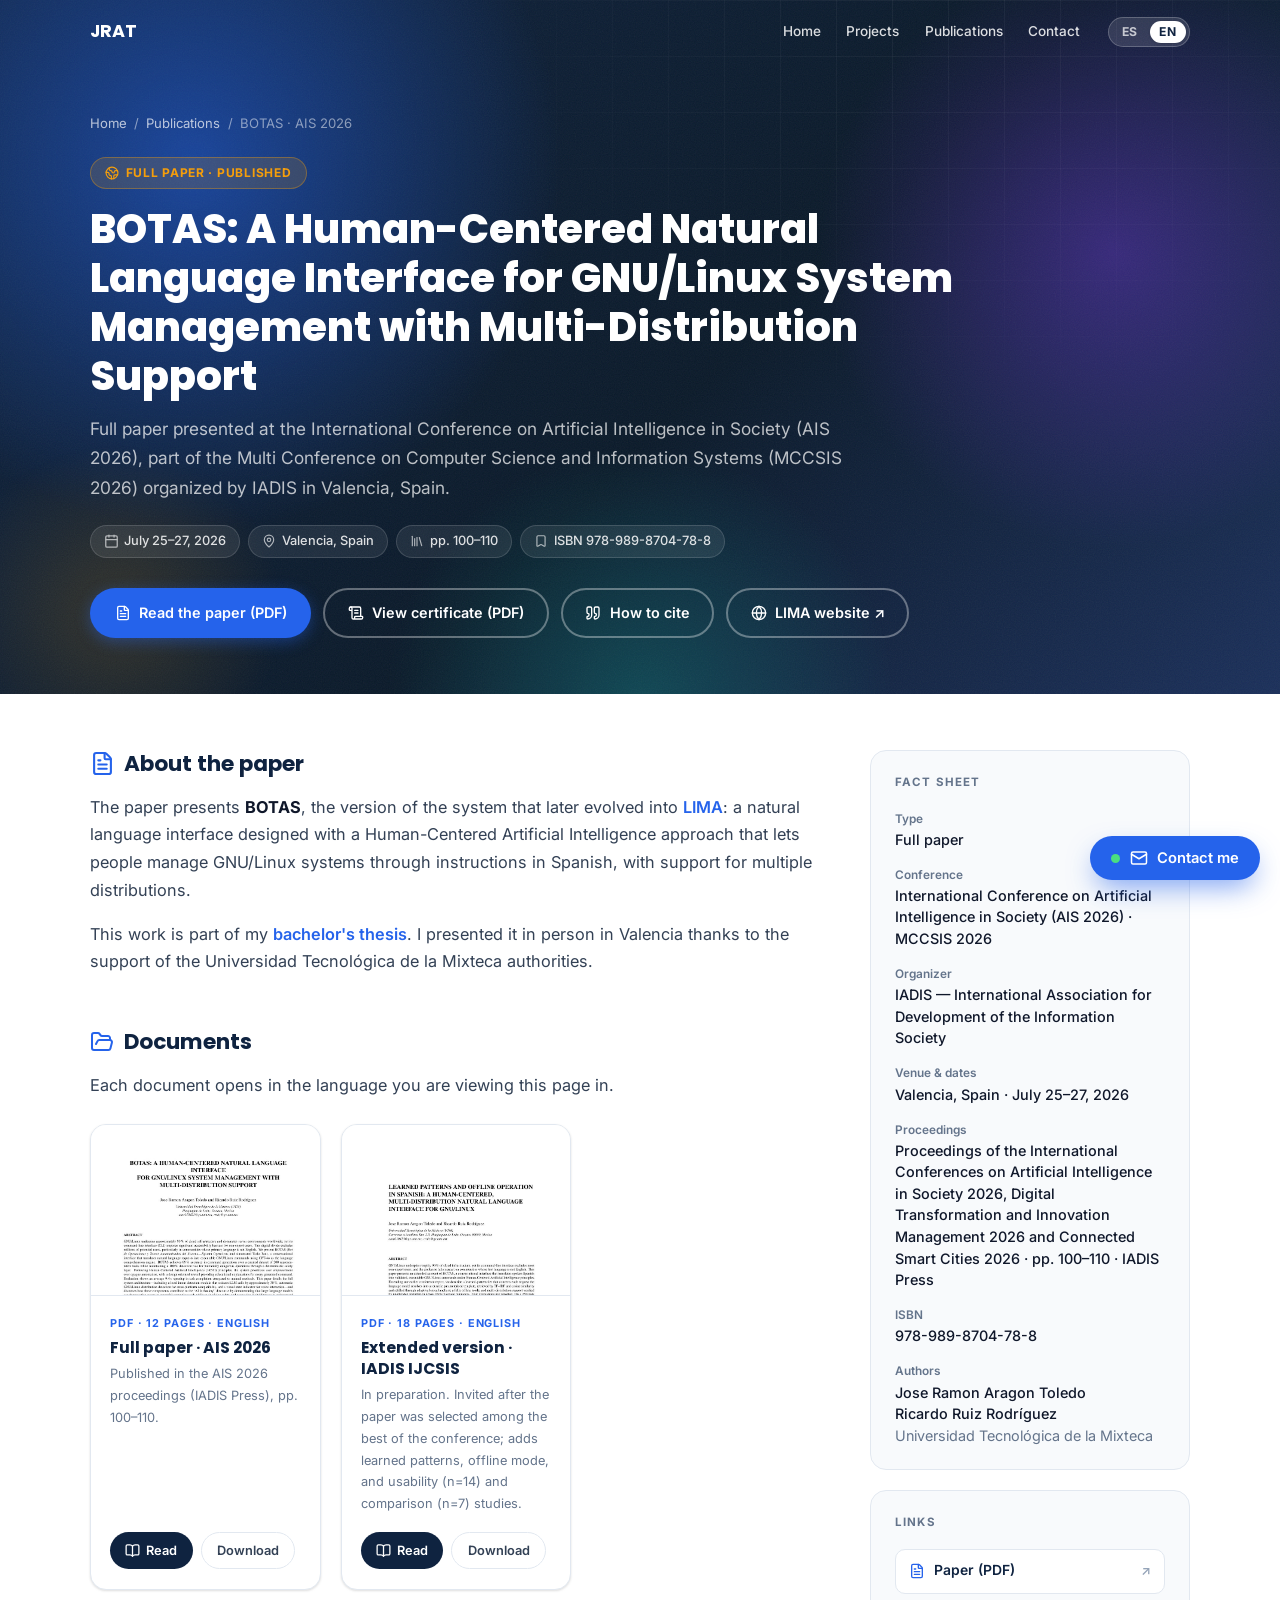
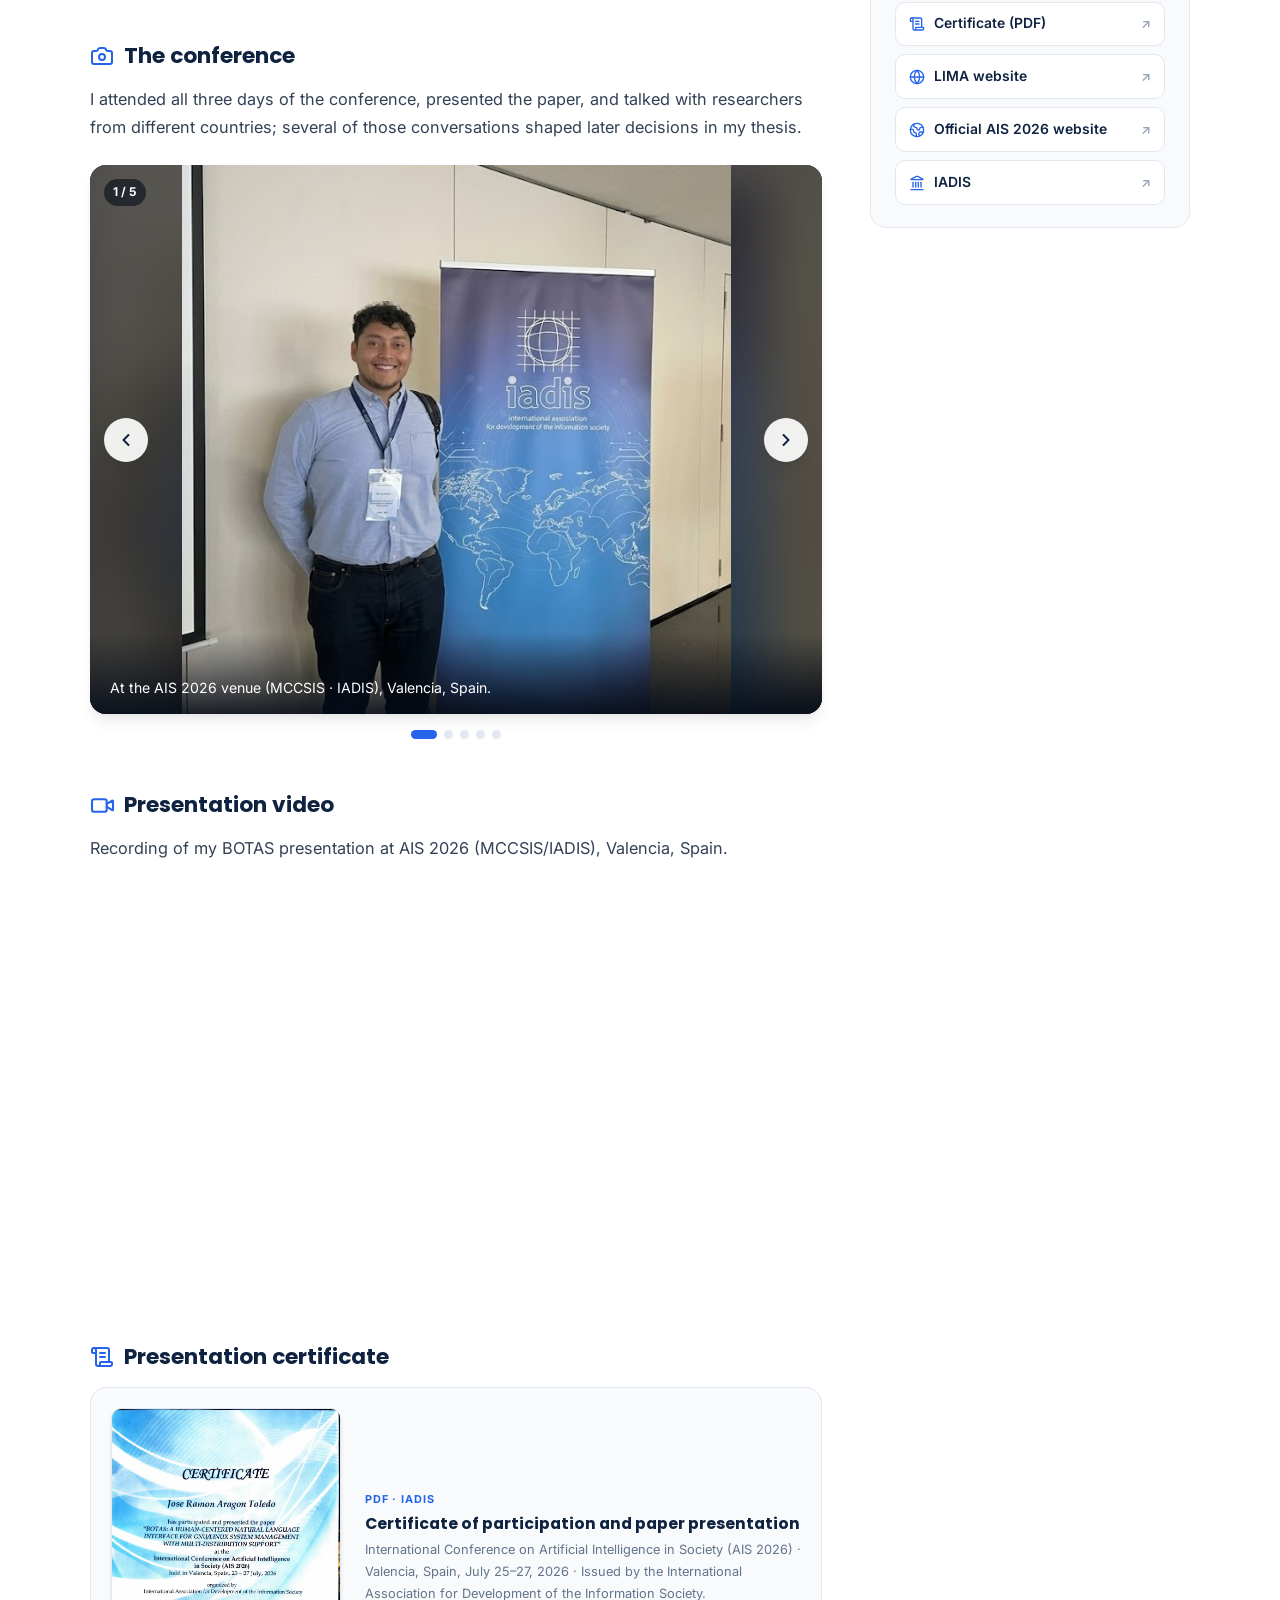
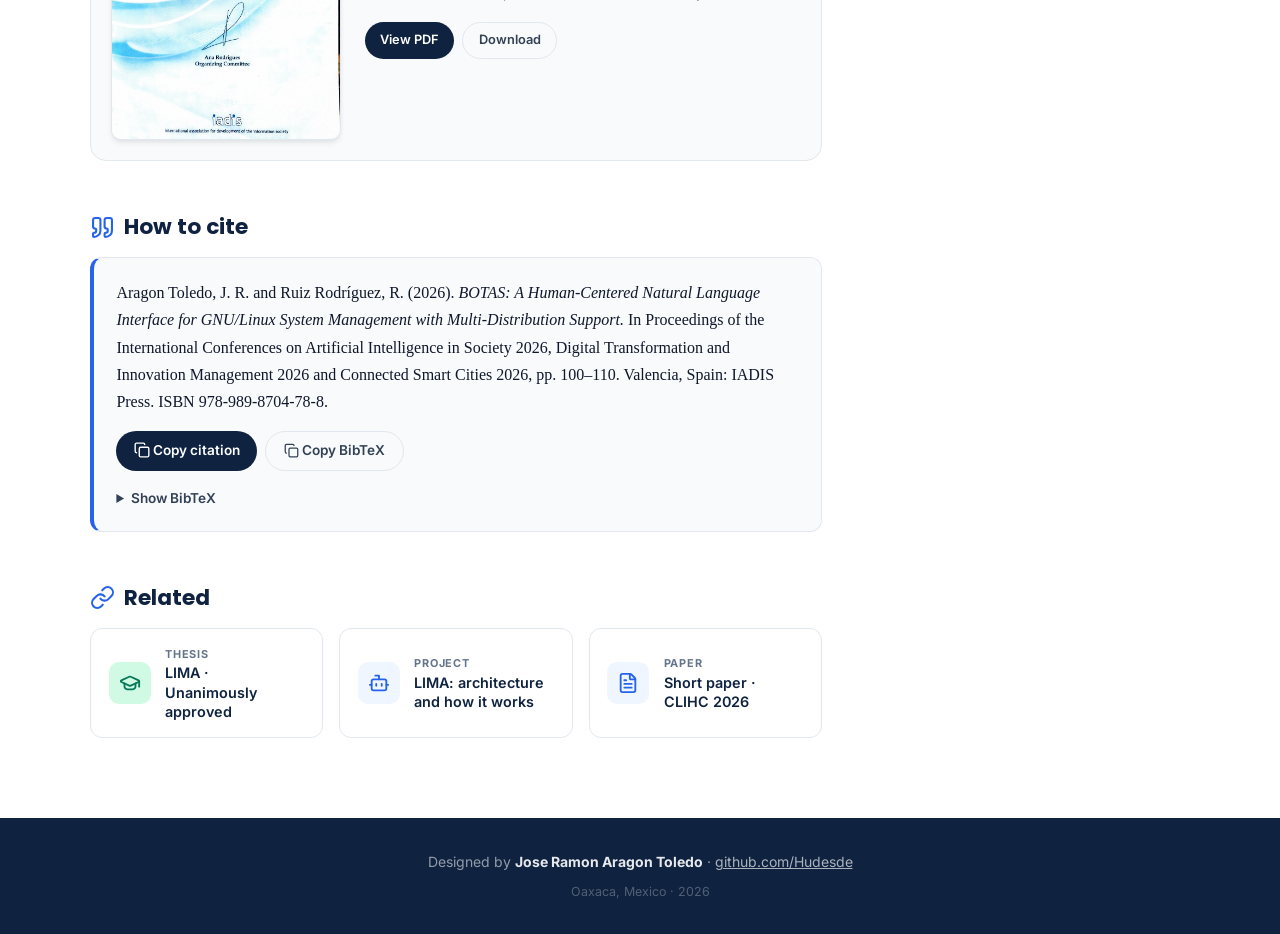
<file: investigacion/botas-iadis-2026.html>
<!DOCTYPE html>
<html lang="es">
<head>
<meta charset="UTF-8">
<meta name="viewport" content="width=device-width, initial-scale=1.0, viewport-fit=cover">
<meta name="theme-color" content="#0F2340">
<meta name="description" content="BOTAS: A Human-Centered Natural Language Interface for GNU/Linux System Management with Multi-Distribution Support — full paper de Jose Ramon Aragon Toledo y Ricardo Ruiz Rodríguez presentado en AIS 2026 (MCCSIS/IADIS), Valencia, España.">
<title>Paper BOTAS · AIS/IADIS 2026 | Jose Ramon Aragon Toledo</title>
<link rel="preconnect" href="https://fonts.googleapis.com">
<link rel="preconnect" href="https://fonts.gstatic.com" crossorigin>
<link href="https://fonts.googleapis.com/css2?family=Inter:wght@300;400;500;600;700&family=Poppins:wght@600;700;800&display=swap" rel="stylesheet">
<link rel="stylesheet" href="../assets/css/site.css?v=20261007">
<link rel="icon" href="../assets/img/favicon.svg" type="image/svg+xml">
</head>
<body>

<!-- ═══ NAV ═══ -->
<nav id="nav">
  <a href="../index.html" class="nav-logo">JRAT</a>
  <div class="nav-right">
    <ul class="nav-links" id="navLinks">
      <li><a href="../index.html" data-i18n="nav.home">Inicio</a></li>
      <li><a href="../index.html#proyectos" data-i18n="nav.projects">Proyectos</a></li>
      <li><a href="../index.html#publicaciones" data-i18n="nav.publications">Publicaciones</a></li>
      <li><a href="../index.html#contacto" data-i18n="nav.contact">Contacto</a></li>
    </ul>
    <div class="lang-switch" role="group" aria-label="Language / Idioma">
      <button class="lang-btn" data-lang="es" aria-label="Español">ES</button>
      <button class="lang-btn" data-lang="en" aria-label="English">EN</button>
    </div>
    <button class="nav-toggle" id="navToggle" aria-label="Menú" data-i18n-attr="aria-label:nav.menu" aria-expanded="false" aria-controls="navLinks">
      <span></span><span></span><span></span>
    </button>
  </div>
</nav>

<!-- ═══ HEADER ═══ -->
<header class="page-hero" style="view-transition-name:vt-botas">
  <div class="container">
    <div class="crumbs"><a href="../index.html" data-i18n="crumb.home">Inicio</a><span>/</span><a href="../index.html#publicaciones" data-i18n="crumb.pubs">Publicaciones</a><span>/</span><span>BOTAS · AIS 2026</span></div>
    <span class="page-tag" data-i18n="b.tag"><i class="ic ic-earth"></i> Full Paper · Publicado</span>
    <h1>BOTAS: A Human-Centered Natural Language Interface for GNU/Linux System Management with Multi-Distribution Support</h1>
    <p class="page-lead" data-i18n="b.lead">Artículo completo presentado en la International Conference on Artificial Intelligence in Society (AIS 2026), parte de la Multi Conference on Computer Science and Information Systems (MCCSIS 2026) organizada por IADIS en Valencia, España.</p>
    <div class="page-meta">
      <span class="chip" data-i18n="b.c1"><i class="ic ic-calendar"></i> 25–27 de julio de 2026</span>
      <span class="chip" data-i18n="b.c2"><i class="ic ic-pin"></i> Valencia, España</span>
      <span class="chip"><i class="ic ic-library"></i> pp. 100–110</span>
      <span class="chip"><i class="ic ic-bookmark"></i> ISBN 978-989-8704-78-8</span>
    </div>
    <div class="page-actions">
      <a href="../papers/AIS-IADIS-2026_BOTAS_full-paper_ES.pdf" target="_blank" rel="noopener" class="btn btn-primary" data-i18n="b.a0" data-i18n-attr="href:b.pdf"><i class="ic ic-file"></i> Leer el artículo (PDF)</a>
      <a href="../Novedades/certificadoIADIS.pdf" target="_blank" rel="noopener" class="btn btn-outline" data-i18n="b.a1"><i class="ic ic-scroll"></i> Ver certificado (PDF)</a>
      <a href="#cita" class="btn btn-outline" data-i18n="b.a2"><i class="ic ic-quote"></i> Cómo citar</a>
      <a href="https://hudesde.github.io/LIMA-Web/" target="_blank" rel="noopener" class="btn btn-outline" data-i18n="b.a3"><i class="ic ic-globe"></i> Sitio web de LIMA ↗</a>
    </div>
  </div>
</header>

<!-- ═══ CONTENT ═══ -->
<main class="detail">
  <div class="detail-grid">
    <div class="detail-main">

      <div class="block">
        <h2 class="block-title" data-i18n="b.about.title"><i class="ic ic-file"></i> Sobre el artículo</h2>
        <div class="prose">
          <p data-i18n="b.about.p1">El artículo presenta <strong>BOTAS</strong>, la versión del sistema que después evolucionó en <a href="../proyectos/lima.html">LIMA</a>: una interfaz de lenguaje natural diseñada con un enfoque de Inteligencia Artificial Centrada en el Humano que permite administrar sistemas GNU/Linux mediante instrucciones en español, con soporte para múltiples distribuciones.</p>
          <p data-i18n="b.about.p2">Este trabajo forma parte de mi <a href="tesis-lima.html">tesis de licenciatura</a>. Lo presenté de forma presencial en Valencia gracias al apoyo de las autoridades de la Universidad Tecnológica de la Mixteca.</p>
        </div>
      </div>

      <div class="block" id="documentos">
        <h2 class="block-title" data-i18n="b.docs.title"><i class="ic ic-folder"></i> Documentos</h2>
        <div class="prose">
          <p data-i18n="b.docs.p">Cada documento se abre en el idioma en que estás viendo esta página.</p>
        </div>
        <div class="docs">
          <div class="doc-card">
            <a class="doc-thumb" href="../papers/AIS-IADIS-2026_BOTAS_full-paper_ES.pdf" target="_blank" rel="noopener" data-i18n-attr="href:b.pdf"><img src="../assets/img/papers/AIS-IADIS-2026_BOTAS_full-paper_ES.jpg" alt="Primera página del artículo BOTAS en AIS 2026" data-i18n-attr="src:b.d1.img;alt:b.d1.alt" loading="lazy"></a>
            <div class="doc-body">
              <span class="doc-type" data-i18n="b.d1.type">PDF · 12 páginas · Español</span>
              <span class="doc-name" data-i18n="b.d1.name">Artículo completo · AIS 2026</span>
              <span class="doc-meta" data-i18n="b.d1.meta">Publicado en las actas de AIS 2026 (IADIS Press), pp. 100–110.</span>
              <div class="doc-actions">
                <a href="../papers/AIS-IADIS-2026_BOTAS_full-paper_ES.pdf" target="_blank" rel="noopener" class="pl pl-p" data-i18n="doc.read" data-i18n-attr="href:b.pdf"><i class="ic ic-book"></i> Leer</a>
                <a href="../papers/AIS-IADIS-2026_BOTAS_full-paper_ES.pdf" download="BOTAS-AIS2026-IADIS-ES.pdf" class="pl pl-g" data-i18n="doc.dl" data-i18n-attr="href:b.pdf;download:b.pdf.dl">Descargar</a>
              </div>
            </div>
          </div>
          <div class="doc-card">
            <a class="doc-thumb" href="../papers/IJCSIS-2026_BOTAS_journal-extendido_ES.pdf" target="_blank" rel="noopener" data-i18n-attr="href:b.ext"><img src="../assets/img/papers/IJCSIS-2026_BOTAS_journal-extendido_ES.jpg" alt="Primera página de la versión extendida del artículo BOTAS" data-i18n-attr="src:b.d2.img;alt:b.d2.alt" loading="lazy"></a>
            <div class="doc-body">
              <span class="doc-type" data-i18n="b.d2.type">PDF · 19 páginas · Español</span>
              <span class="doc-name" data-i18n="b.d2.name">Versión extendida · IADIS IJCSIS</span>
              <span class="doc-meta" data-i18n="b.d2.meta">En preparación. Invitada por la selección del artículo entre los mejores del congreso; añade patrones aprendidos, modo sin conexión y estudios de usabilidad (n=14) y comparación (n=7). La versión en español es una traducción de cortesía.</span>
              <div class="doc-actions">
                <a href="../papers/IJCSIS-2026_BOTAS_journal-extendido_ES.pdf" target="_blank" rel="noopener" class="pl pl-p" data-i18n="doc.read" data-i18n-attr="href:b.ext"><i class="ic ic-book"></i> Leer</a>
                <a href="../papers/IJCSIS-2026_BOTAS_journal-extendido_ES.pdf" download="BOTAS-IJCSIS-extendido-ES.pdf" class="pl pl-g" data-i18n="doc.dl" data-i18n-attr="href:b.ext;download:b.ext.dl">Descargar</a>
              </div>
            </div>
          </div>
        </div>
      </div>

      <div class="block">
        <h2 class="block-title" data-i18n="b.gal.title"><i class="ic ic-camera"></i> La conferencia</h2>
        <div class="prose">
          <p data-i18n="b.gal.p">Asistí los tres días de la conferencia, presenté el artículo y conversé con investigadores de distintos países; varias de esas conversaciones influyeron en decisiones posteriores de la tesis.</p>
        </div>
        <div class="car" data-carousel style="margin-top:1.5rem">
          <div class="carousel">
            <div class="car-track" tabindex="0" aria-label="Fotografías de AIS 2026 en Valencia" data-i18n-attr="aria-label:b.gal">
              <figure class="car-slide">
                <img src="../Novedades/iadis.jpeg" alt="Jose Ramon Aragon Toledo junto al estandarte de IADIS en la sede de la conferencia" data-i18n-attr="alt:b.g1.alt">
                <figcaption data-i18n="b.g1">En la sede de AIS 2026 (MCCSIS · IADIS), Valencia, España.</figcaption>
              </figure>
              <figure class="car-slide">
                <img src="../Novedades/FotoStandIADIS.jpg" alt="Jose Ramon Aragon Toledo con otros dos participantes frente al estandarte de IADIS" data-i18n-attr="alt:b.g2.alt">
                <figcaption data-i18n="b.g2">Con otros participantes de MCCSIS 2026 frente al estandarte de IADIS.</figcaption>
              </figure>
              <figure class="car-slide">
                <img src="../Novedades/AsistenteIADIS2.jpg" alt="Asistentes sentados en una sala durante una sesión de presentaciones" data-i18n-attr="alt:b.g3.alt">
                <figcaption data-i18n="b.g3">Asistentes durante una de las sesiones de presentaciones.</figcaption>
              </figure>
              <figure class="car-slide">
                <img src="../Novedades/CongresoIADIStodosLosAsistentes.jpg" alt="Fotografía grupal de los asistentes a la conferencia" data-i18n-attr="alt:b.g4.alt">
                <figcaption data-i18n="b.g4">Fotografía grupal de los asistentes a la conferencia.</figcaption>
              </figure>
              <figure class="car-slide">
                <img src="../Novedades/networkingIADIS.jpg" alt="Participantes conversando durante el coffee break de la conferencia" data-i18n-attr="alt:b.g5.alt">
                <figcaption data-i18n="b.g5">Networking durante el coffee break.</figcaption>
              </figure>
            </div>
            <button type="button" class="car-btn car-prev" aria-label="Foto anterior" data-i18n-attr="aria-label:car.prev"><svg width="20" height="20" viewBox="0 0 24 24" fill="none" stroke="currentColor" stroke-width="2.4" stroke-linecap="round" stroke-linejoin="round" aria-hidden="true"><path d="m15 18-6-6 6-6"/></svg></button>
            <button type="button" class="car-btn car-next" aria-label="Foto siguiente" data-i18n-attr="aria-label:car.next"><svg width="20" height="20" viewBox="0 0 24 24" fill="none" stroke="currentColor" stroke-width="2.4" stroke-linecap="round" stroke-linejoin="round" aria-hidden="true"><path d="m9 18 6-6-6-6"/></svg></button>
            <span class="car-count" aria-hidden="true"></span>
          </div>
          <div class="car-dots"></div>
        </div>
      </div>
      <div class="block">
        <h2 class="block-title" data-i18n="b.video.title"><i class="ic ic-video"></i> Video de la presentación</h2>
        <div class="prose">
          <p data-i18n="b.video.p">Grabación de mi presentación de BOTAS en AIS 2026 (MCCSIS/IADIS), Valencia, España.</p>
        </div>
        <div style="position:relative;padding-bottom:56.25%;height:0;overflow:hidden;border-radius:12px;margin-top:1rem">
          <iframe src="https://www.youtube.com/embed/JAt-KXCgKdo" title="Presentación BOTAS en AIS 2026 (IADIS)" data-i18n-attr="title:b.video.iframe" style="position:absolute;top:0;left:0;width:100%;height:100%;border:0" allow="accelerometer; autoplay; clipboard-write; encrypted-media; gyroscope; picture-in-picture; web-share" allowfullscreen loading="lazy"></iframe>
        </div>
      </div>
      <div class="block">
        <h2 class="block-title" data-i18n="b.cert.title"><i class="ic ic-scroll"></i> Certificado de presentación</h2>
        <div class="doc-wide">
          <a class="doc-thumb" href="../Novedades/certificadoIADIS.pdf" target="_blank" rel="noopener"><img src="../assets/img/docs/certificado-iadis.jpg" alt="Certificado de IADIS por la presentación del artículo BOTAS en AIS 2026" data-i18n-attr="alt:b.cert.alt" loading="lazy"></a>
          <div class="doc-body">
            <span class="doc-type">PDF · IADIS</span>
            <span class="doc-name" data-i18n="b.cert.name">Certificado de participación y presentación del artículo</span>
            <span class="doc-meta" data-i18n="b.cert.meta">International Conference on Artificial Intelligence in Society (AIS 2026) · Valencia, España, 25–27 de julio de 2026 · Emitido por la International Association for Development of the Information Society.</span>
            <div class="doc-actions">
              <a href="../Novedades/certificadoIADIS.pdf" target="_blank" rel="noopener" class="pl pl-p" data-i18n="doc.view">Ver PDF</a>
              <a href="../Novedades/certificadoIADIS.pdf" download="Certificado-AIS2026-IADIS-JoseRamonAragonToledo.pdf" class="pl pl-g" data-i18n="doc.dl">Descargar</a>
            </div>
          </div>
        </div>
      </div>

      <div class="block" id="cita">
        <h2 class="block-title" data-i18n="cite.title"><i class="ic ic-quote"></i> Cómo citar</h2>
        <div class="cite-box">
          <p class="cite-text" id="citeText">Aragon Toledo, J. R. and Ruiz Rodríguez, R. (2026). <em>BOTAS: A Human-Centered Natural Language Interface for GNU/Linux System Management with Multi-Distribution Support.</em> In Proceedings of the International Conferences on Artificial Intelligence in Society 2026, Digital Transformation and Innovation Management 2026 and Connected Smart Cities 2026, pp. 100–110. Valencia, Spain: IADIS Press. ISBN 978-989-8704-78-8.</p>
          <div class="cite-actions">
            <button type="button" class="pl pl-p copy-btn" data-copy="#citeText"><span class="idle" data-i18n="cite.copy"><i class="ic ic-copy"></i> Copiar cita</span><span class="done" data-i18n="cite.copied"><i class="ic ic-check"></i> Copiada</span></button>
            <button type="button" class="pl pl-g copy-btn" data-copy="#bibText"><span class="idle" data-i18n="cite.bib"><i class="ic ic-copy"></i> Copiar BibTeX</span><span class="done" data-i18n="cite.copied"><i class="ic ic-check"></i> Copiada</span></button>
          </div>
          <details class="bibtex">
            <summary data-i18n="cite.bibshow">Ver BibTeX</summary>
<pre id="bibText">@inproceedings{AragonToledo2026BOTAS,
  author    = {Aragon Toledo, Jose Ramon and Ruiz Rodríguez, Ricardo},
  title     = {{BOTAS}: A Human-Centered Natural Language Interface for {GNU/Linux} System Management with Multi-Distribution Support},
  booktitle = {Proceedings of the International Conferences on Artificial Intelligence in Society 2026, Digital Transformation and Innovation Management 2026 and Connected Smart Cities 2026},
  pages     = {100--110},
  year      = {2026},
  publisher = {IADIS Press},
  address   = {Valencia, Spain},
  isbn      = {978-989-8704-78-8}
}</pre>
          </details>
        </div>
      </div>

      <div class="block">
        <h2 class="block-title" data-i18n="rel.title"><i class="ic ic-link"></i> Relacionado</h2>
        <div class="rel-grid">
          <a class="rel-card" href="tesis-lima.html"><span class="rel-ico" style="background:var(--green-l)"><i class="ic ic-cap"></i></span><span><span class="rel-k" data-i18n="rel.thesis">Tesis</span><span class="rel-t" data-i18n="b.r1">LIMA · Aprobada por unanimidad</span></span></a>
          <a class="rel-card" href="../proyectos/lima.html"><span class="rel-ico"><i class="ic ic-bot"></i></span><span><span class="rel-k" data-i18n="rel.project">Proyecto</span><span class="rel-t" data-i18n="b.r2">LIMA: arquitectura y funcionamiento</span></span></a>
          <a class="rel-card" href="clihc-2026.html"><span class="rel-ico"><i class="ic ic-file"></i></span><span><span class="rel-k" data-i18n="rel.paper">Artículo</span><span class="rel-t">Short paper · CLIHC 2026</span></span></a>
        </div>
      </div>

    </div>

    <aside class="aside">
      <div class="info-card">
        <h2 data-i18n="info.title">Ficha</h2>
        <dl class="facts">
          <div><dt data-i18n="b.f1.k">Tipo</dt><dd data-i18n="b.f1.v">Full paper (artículo completo)</dd></div>
          <div><dt data-i18n="b.f2.k">Conferencia</dt><dd>International Conference on Artificial Intelligence in Society (AIS 2026) · MCCSIS 2026</dd></div>
          <div><dt data-i18n="b.f3.k">Organiza</dt><dd>IADIS — International Association for Development of the Information Society</dd></div>
          <div><dt data-i18n="b.f4.k">Sede y fechas</dt><dd data-i18n="b.f4.v">Valencia, España · 25–27 de julio de 2026</dd></div>
          <div><dt data-i18n="b.f5.k">Actas</dt><dd>Proceedings of the International Conferences on Artificial Intelligence in Society 2026, Digital Transformation and Innovation Management 2026 and Connected Smart Cities 2026 · pp. 100–110 · IADIS Press</dd></div>
          <div><dt>ISBN</dt><dd>978-989-8704-78-8</dd></div>
          <div><dt data-i18n="b.f6.k">Autores</dt><dd>Jose Ramon Aragon Toledo<br>Ricardo Ruiz Rodríguez<br><span style="color:var(--tx-s);font-weight:400">Universidad Tecnológica de la Mixteca</span></dd></div>
        </dl>
      </div>
      <div class="info-card">
        <h2 data-i18n="info.links">Enlaces</h2>
        <ul class="link-list">
          <li><a href="../papers/AIS-IADIS-2026_BOTAS_full-paper_ES.pdf" target="_blank" rel="noopener" data-i18n-attr="href:b.pdf"><i class="ic ic-file"></i> <span data-i18n="b.l0">Artículo (PDF)</span><span class="ext">↗</span></a></li>
          <li><a href="../Novedades/certificadoIADIS.pdf" target="_blank" rel="noopener"><i class="ic ic-scroll"></i> <span data-i18n="b.l1">Certificado (PDF)</span><span class="ext">↗</span></a></li>
          <li><a href="https://hudesde.github.io/LIMA-Web/" target="_blank" rel="noopener"><i class="ic ic-globe"></i> <span data-i18n="b.l2">Sitio web de LIMA</span><span class="ext">↗</span></a></li>
          <li><a href="https://www.aisociety-conf.org/" target="_blank" rel="noopener"><i class="ic ic-earth"></i> <span data-i18n="b.l3">Sitio oficial de AIS 2026</span><span class="ext">↗</span></a></li>
          <li><a href="https://www.iadisportal.org/" target="_blank" rel="noopener"><i class="ic ic-landmark"></i> <span>IADIS</span><span class="ext">↗</span></a></li>
        </ul>
      </div>
    </aside>
  </div>
</main>

<footer>
  <p data-i18n="footer.by">Diseñado por <strong>Jose Ramon Aragon Toledo</strong> · <a href="https://github.com/Hudesde" target="_blank" rel="noopener" style="color:rgba(255,255,255,.65);text-decoration:underline">github.com/Hudesde</a></p>
  <p style="margin-top:.4rem;font-size:.78rem;opacity:.5" data-i18n="footer.loc">Oaxaca, México · 2026</p>
</footer>

<script>
window.PAGE_I18N = {
  en: {
    "meta.title": `BOTAS Paper · AIS/IADIS 2026 | Jose Ramon Aragon Toledo`,
    "meta.desc": `BOTAS: A Human-Centered Natural Language Interface for GNU/Linux System Management with Multi-Distribution Support — full paper by Jose Ramon Aragon Toledo and Ricardo Ruiz Rodríguez presented at AIS 2026 (MCCSIS/IADIS), Valencia, Spain.`,
    "b.tag": `<i class="ic ic-earth"></i> Full Paper · Published`,
    "b.lead": `Full paper presented at the International Conference on Artificial Intelligence in Society (AIS 2026), part of the Multi Conference on Computer Science and Information Systems (MCCSIS 2026) organized by IADIS in Valencia, Spain.`,
    "b.c1": `<i class="ic ic-calendar"></i> July 25–27, 2026`,
    "b.c2": `<i class="ic ic-pin"></i> Valencia, Spain`,
    "b.a0": `<i class="ic ic-file"></i> Read the paper (PDF)`,
    "b.a1": `<i class="ic ic-scroll"></i> View certificate (PDF)`,
    "b.a2": `<i class="ic ic-quote"></i> How to cite`,
    "b.a3": `<i class="ic ic-globe"></i> LIMA website ↗`,
    "b.about.title": `<i class="ic ic-file"></i> About the paper`,
    "b.about.p1": `The paper presents <strong>BOTAS</strong>, the version of the system that later evolved into <a href="../proyectos/lima.html">LIMA</a>: a natural language interface designed with a Human-Centered Artificial Intelligence approach that lets people manage GNU/Linux systems through instructions in Spanish, with support for multiple distributions.`,
    "b.about.p2": `This work is part of my <a href="tesis-lima.html">bachelor's thesis</a>. I presented it in person in Valencia thanks to the support of the Universidad Tecnológica de la Mixteca authorities.`,
    "b.pdf": `../papers/AIS-IADIS-2026_BOTAS_full-paper_EN.pdf`,
    "b.pdf.dl": `BOTAS-AIS2026-IADIS-EN.pdf`,
    "b.ext": `../papers/IJCSIS-2026_BOTAS_journal-extendido_EN.pdf`,
    "b.ext.dl": `BOTAS-IJCSIS-extended-EN.pdf`,
    "b.docs.title": `<i class="ic ic-folder"></i> Documents`,
    "b.docs.p": `Each document opens in the language you are viewing this page in.`,
    "b.d1.img": `../assets/img/papers/AIS-IADIS-2026_BOTAS_full-paper_EN.jpg`,
    "b.d1.alt": `First page of the BOTAS paper at AIS 2026`,
    "b.d1.type": `PDF · 12 pages · English`,
    "b.d1.name": `Full paper · AIS 2026`,
    "b.d1.meta": `Published in the AIS 2026 proceedings (IADIS Press), pp. 100–110.`,
    "b.d2.img": `../assets/img/papers/IJCSIS-2026_BOTAS_journal-extendido_EN.jpg`,
    "b.d2.alt": `First page of the extended version of the BOTAS paper`,
    "b.d2.type": `PDF · 18 pages · English`,
    "b.d2.name": `Extended version · IADIS IJCSIS`,
    "b.d2.meta": `In preparation. Invited after the paper was selected among the best of the conference; adds learned patterns, offline mode, and usability (n=14) and comparison (n=7) studies.`,
    "b.gal.title": `<i class="ic ic-camera"></i> The conference`,
    "b.gal.p": `I attended all three days of the conference, presented the paper, and talked with researchers from different countries; several of those conversations shaped later decisions in my thesis.`,
    "b.gal": `Photos from AIS 2026 in Valencia`,
    "b.g1.alt": `Jose Ramon Aragon Toledo next to the IADIS banner at the conference venue`,
    "b.g1": `At the AIS 2026 venue (MCCSIS · IADIS), Valencia, Spain.`,
    "b.g2.alt": `Jose Ramon Aragon Toledo with two other participants in front of the IADIS banner`,
    "b.g2": `With other MCCSIS 2026 participants in front of the IADIS banner.`,
    "b.g3.alt": `Attendees seated in a room during a presentation session`,
    "b.g3": `Attendees during one of the presentation sessions.`,
    "b.g4.alt": `Group photo of the conference attendees`,
    "b.g4": `Group photo of the conference attendees.`,
    "b.g5.alt": `Participants talking during the conference coffee break`,
    "b.g5": `Networking during the coffee break.`,
    "b.video.title": `<i class="ic ic-video"></i> Presentation video`,
    "b.video.p": `Recording of my BOTAS presentation at AIS 2026 (MCCSIS/IADIS), Valencia, Spain.`,
    "b.video.iframe": `BOTAS presentation at AIS 2026 (IADIS)`,
    "b.cert.title": `<i class="ic ic-scroll"></i> Presentation certificate`,
    "b.cert.alt": `IADIS certificate for presenting the BOTAS paper at AIS 2026`,
    "b.cert.name": `Certificate of participation and paper presentation`,
    "b.cert.meta": `International Conference on Artificial Intelligence in Society (AIS 2026) · Valencia, Spain, July 25–27, 2026 · Issued by the International Association for Development of the Information Society.`,
    "b.r1": `LIMA · Unanimously approved`,
    "b.r2": `LIMA: architecture and how it works`,
    "b.f1.k": `Type`,
    "b.f1.v": `Full paper`,
    "b.f2.k": `Conference`,
    "b.f3.k": `Organizer`,
    "b.f4.k": `Venue & dates`,
    "b.f4.v": `Valencia, Spain · July 25–27, 2026`,
    "b.f5.k": `Proceedings`,
    "b.f6.k": `Authors`,
    "b.l0": `Paper (PDF)`,
    "b.l1": `Certificate (PDF)`,
    "b.l2": `LIMA website`,
    "b.l3": `Official AIS 2026 website`,
  },
};
</script>
<script src="../assets/js/site.js?v=20261007"></script>
</body>
</html>
</file>
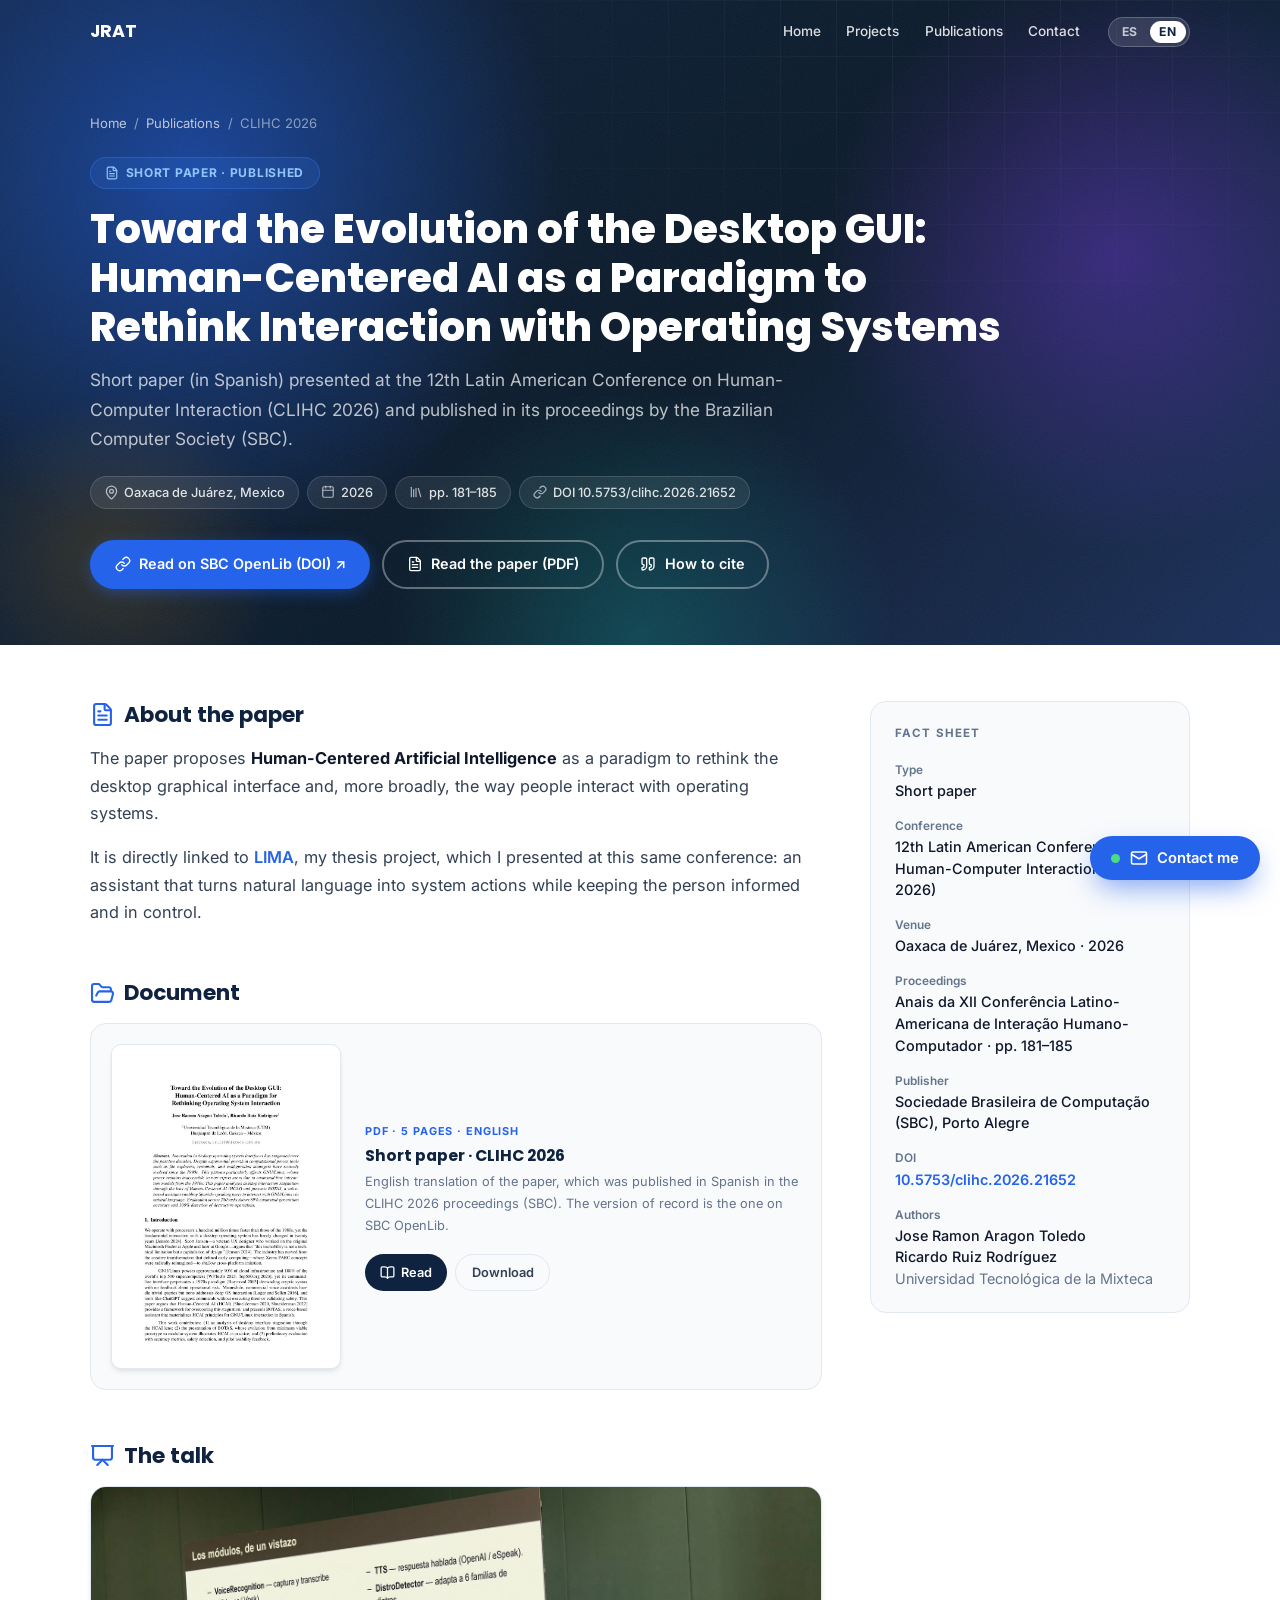
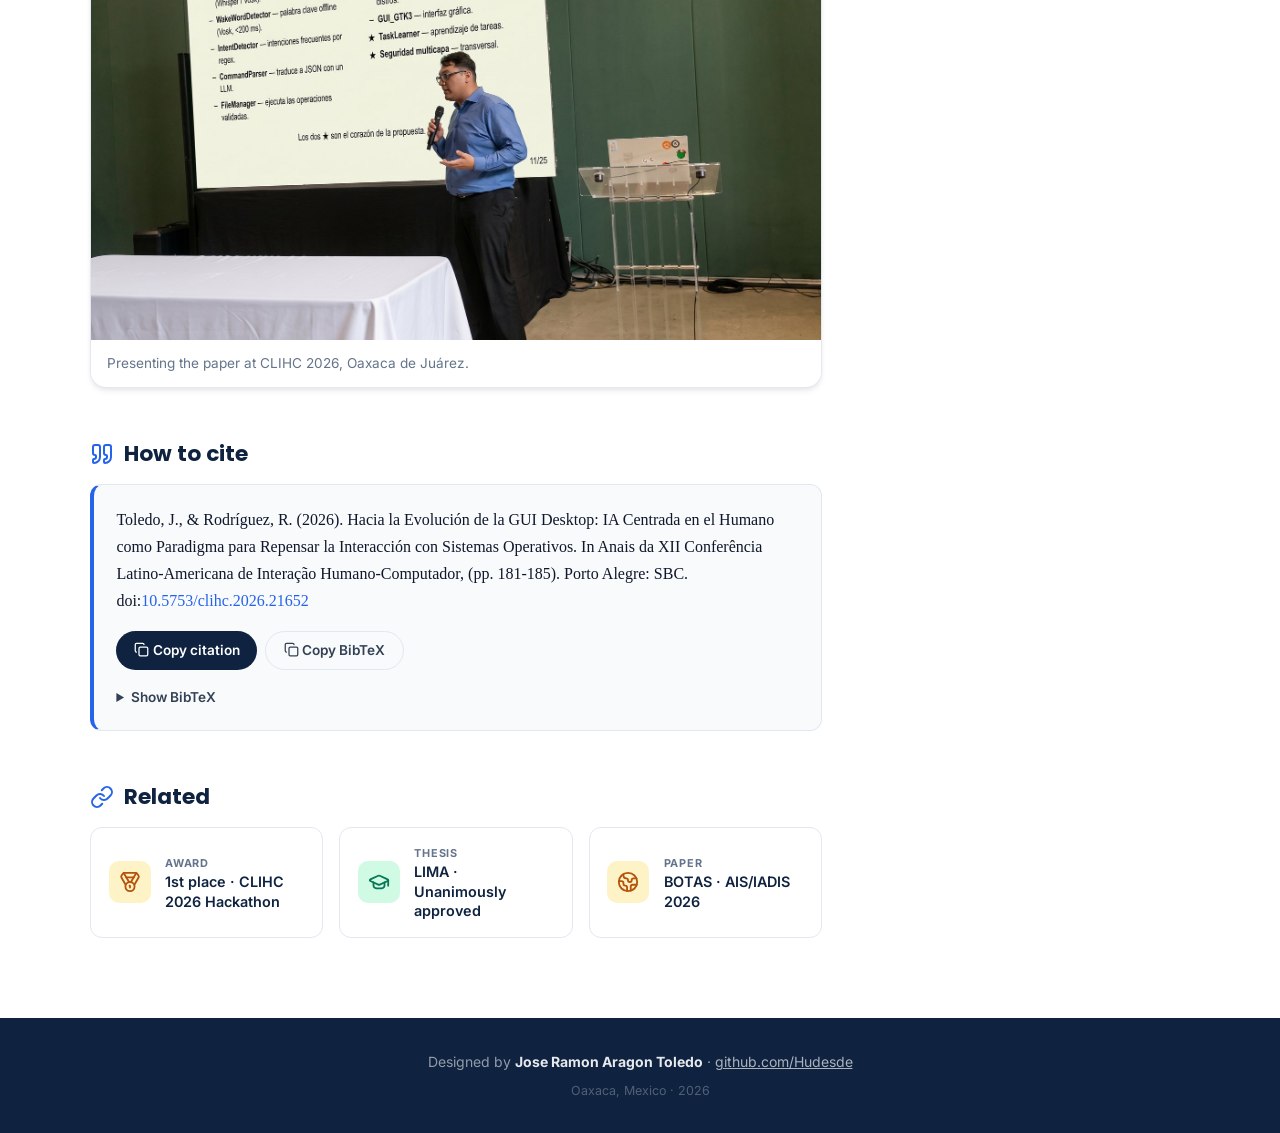
<file: investigacion/clihc-2026.html>
<!DOCTYPE html>
<html lang="es">
<head>
<meta charset="UTF-8">
<meta name="viewport" content="width=device-width, initial-scale=1.0, viewport-fit=cover">
<meta name="theme-color" content="#0F2340">
<meta name="description" content="Hacia la Evolución de la GUI Desktop: IA Centrada en el Humano como Paradigma para Repensar la Interacción con Sistemas Operativos — short paper publicado en CLIHC 2026 (SBC).">
<title>Short Paper CLIHC 2026 | Jose Ramon Aragon Toledo</title>
<link rel="preconnect" href="https://fonts.googleapis.com">
<link rel="preconnect" href="https://fonts.gstatic.com" crossorigin>
<link href="https://fonts.googleapis.com/css2?family=Inter:wght@300;400;500;600;700&family=Poppins:wght@600;700;800&display=swap" rel="stylesheet">
<link rel="stylesheet" href="../assets/css/site.css?v=20261007">
<link rel="icon" href="../assets/img/favicon.svg" type="image/svg+xml">
</head>
<body>

<!-- ═══ NAV ═══ -->
<nav id="nav">
  <a href="../index.html" class="nav-logo">JRAT</a>
  <div class="nav-right">
    <ul class="nav-links" id="navLinks">
      <li><a href="../index.html" data-i18n="nav.home">Inicio</a></li>
      <li><a href="../index.html#proyectos" data-i18n="nav.projects">Proyectos</a></li>
      <li><a href="../index.html#publicaciones" data-i18n="nav.publications">Publicaciones</a></li>
      <li><a href="../index.html#contacto" data-i18n="nav.contact">Contacto</a></li>
    </ul>
    <div class="lang-switch" role="group" aria-label="Language / Idioma">
      <button class="lang-btn" data-lang="es" aria-label="Español">ES</button>
      <button class="lang-btn" data-lang="en" aria-label="English">EN</button>
    </div>
    <button class="nav-toggle" id="navToggle" aria-label="Menú" data-i18n-attr="aria-label:nav.menu" aria-expanded="false" aria-controls="navLinks">
      <span></span><span></span><span></span>
    </button>
  </div>
</nav>

<!-- ═══ HEADER ═══ -->
<header class="page-hero" style="view-transition-name:vt-clihc">
  <div class="container">
    <div class="crumbs"><a href="../index.html" data-i18n="crumb.home">Inicio</a><span>/</span><a href="../index.html#publicaciones" data-i18n="crumb.pubs">Publicaciones</a><span>/</span><span>CLIHC 2026</span></div>
    <span class="page-tag t-blue" data-i18n="c.tag"><i class="ic ic-file"></i> Short Paper · Publicado</span>
    <h1 data-i18n="c.h1">Hacia la Evolución de la GUI Desktop: IA Centrada en el Humano como Paradigma para Repensar la Interacción con Sistemas Operativos</h1>
    <p class="page-lead" data-i18n="c.lead">Artículo corto presentado en la XII Conferencia Latinoamericana de Interacción Humano-Computadora (CLIHC 2026) y publicado en sus anales por la Sociedade Brasileira de Computação (SBC).</p>
    <div class="page-meta">
      <span class="chip" data-i18n="c.c1"><i class="ic ic-pin"></i> Oaxaca de Juárez, México</span>
      <span class="chip"><i class="ic ic-calendar"></i> 2026</span>
      <span class="chip"><i class="ic ic-library"></i> pp. 181–185</span>
      <span class="chip"><i class="ic ic-link"></i> DOI 10.5753/clihc.2026.21652</span>
    </div>
    <div class="page-actions">
      <a href="https://doi.org/10.5753/clihc.2026.21652" target="_blank" rel="noopener" class="btn btn-primary" data-i18n="c.a1"><i class="ic ic-link"></i> Leer en SBC OpenLib (DOI) ↗</a>
      <a href="../papers/CLIHC-2026_BOTAS_short-paper_ES.pdf" target="_blank" rel="noopener" class="btn btn-outline" data-i18n="c.a3" data-i18n-attr="href:c.pdf"><i class="ic ic-file"></i> Leer el artículo (PDF)</a>
      <a href="#cita" class="btn btn-outline" data-i18n="c.a2"><i class="ic ic-quote"></i> Cómo citar</a>
    </div>
  </div>
</header>

<!-- ═══ CONTENT ═══ -->
<main class="detail">
  <div class="detail-grid">
    <div class="detail-main">

      <div class="block">
        <h2 class="block-title" data-i18n="c.about.title"><i class="ic ic-file"></i> Sobre el artículo</h2>
        <div class="prose">
          <p data-i18n="c.about.p1">El artículo propone la <strong>Inteligencia Artificial Centrada en el Humano</strong> como paradigma para repensar la interfaz gráfica de escritorio y, en general, la forma en que las personas interactúan con los sistemas operativos.</p>
          <p data-i18n="c.about.p2">Se vincula directamente con <a href="../proyectos/lima.html">LIMA</a>, mi proyecto de tesis, que presenté en esta misma conferencia: un asistente que traduce lenguaje natural en acciones del sistema manteniendo a la persona informada y en control.</p>
        </div>
      </div>

      <div class="block" id="documentos">
        <h2 class="block-title" data-i18n="c.doc.title"><i class="ic ic-folder"></i> Documento</h2>
        <div class="doc-wide">
          <a class="doc-thumb" href="../papers/CLIHC-2026_BOTAS_short-paper_ES.pdf" target="_blank" rel="noopener" data-i18n-attr="href:c.pdf"><img src="../assets/img/papers/CLIHC-2026_BOTAS_short-paper_ES.jpg" alt="Primera página del short paper de CLIHC 2026" data-i18n-attr="src:c.doc.img;alt:c.doc.alt" loading="lazy"></a>
          <div class="doc-body">
            <span class="doc-type" data-i18n="c.doc.type">PDF · 5 páginas · Español</span>
            <span class="doc-name" data-i18n="c.doc.name">Short paper · CLIHC 2026</span>
            <span class="doc-meta" data-i18n="c.doc.meta">Versión en español, el idioma en que se publicó en los anales de CLIHC 2026 (SBC). La versión de referencia es la de SBC OpenLib.</span>
            <div class="doc-actions">
              <a href="../papers/CLIHC-2026_BOTAS_short-paper_ES.pdf" target="_blank" rel="noopener" class="pl pl-p" data-i18n="doc.read" data-i18n-attr="href:c.pdf"><i class="ic ic-book"></i> Leer</a>
              <a href="../papers/CLIHC-2026_BOTAS_short-paper_ES.pdf" download="CLIHC2026-ShortPaper-ES.pdf" class="pl pl-g" data-i18n="doc.dl" data-i18n-attr="href:c.pdf;download:c.pdf.dl">Descargar</a>
            </div>
          </div>
        </div>
      </div>

      <div class="block">
        <h2 class="block-title" data-i18n="c.talk.title"><i class="ic ic-talk"></i> La ponencia</h2>
        <figure class="figure">
          <img src="../assets/img/clihc/ponencia-clihc-2026.jpg" alt="Jose Ramon Aragon Toledo durante su ponencia en CLIHC 2026" data-i18n-attr="alt:c.talk.alt" data-zoom>
          <figcaption data-i18n="c.talk.cap">Presentación del artículo en CLIHC 2026, Oaxaca de Juárez.</figcaption>
        </figure>
      </div>

      <div class="block" id="cita">
        <h2 class="block-title" data-i18n="cite.title"><i class="ic ic-quote"></i> Cómo citar</h2>
        <div class="cite-box">
          <p class="cite-text" id="citeText">Toledo, J., &amp; Rodríguez, R. (2026). Hacia la Evolución de la GUI Desktop: IA Centrada en el Humano como Paradigma para Repensar la Interacción con Sistemas Operativos. In Anais da XII Conferência Latino-Americana de Interação Humano-Computador, (pp. 181-185). Porto Alegre: SBC. doi:<a href="https://doi.org/10.5753/clihc.2026.21652" target="_blank" rel="noopener" style="color:var(--blue)">10.5753/clihc.2026.21652</a></p>
          <div class="cite-actions">
            <button type="button" class="pl pl-p copy-btn" data-copy="#citeText"><span class="idle" data-i18n="cite.copy"><i class="ic ic-copy"></i> Copiar cita</span><span class="done" data-i18n="cite.copied"><i class="ic ic-check"></i> Copiada</span></button>
            <button type="button" class="pl pl-g copy-btn" data-copy="#bibText"><span class="idle" data-i18n="cite.bib"><i class="ic ic-copy"></i> Copiar BibTeX</span><span class="done" data-i18n="cite.copied"><i class="ic ic-check"></i> Copiada</span></button>
          </div>
          <details class="bibtex">
            <summary data-i18n="cite.bibshow">Ver BibTeX</summary>
<pre id="bibText">@inproceedings{Toledo2026CLIHC,
  author    = {Toledo, Jose and Rodríguez, Ricardo},
  title     = {Hacia la Evolución de la {GUI} Desktop: {IA} Centrada en el Humano como Paradigma para Repensar la Interacción con Sistemas Operativos},
  booktitle = {Anais da XII Conferência Latino-Americana de Interação Humano-Computador},
  pages     = {181--185},
  year      = {2026},
  publisher = {SBC},
  address   = {Porto Alegre},
  doi       = {10.5753/clihc.2026.21652}
}</pre>
          </details>
        </div>
      </div>

      <div class="block">
        <h2 class="block-title" data-i18n="rel.title"><i class="ic ic-link"></i> Relacionado</h2>
        <div class="rel-grid">
          <a class="rel-card" href="../reconocimientos/hackathon-clihc-2026.html"><span class="rel-ico" style="background:var(--amber-l)"><i class="ic ic-medal"></i></span><span><span class="rel-k" data-i18n="rel.award">Reconocimiento</span><span class="rel-t" data-i18n="c.r1">1.er lugar · Hackathon CLIHC 2026</span></span></a>
          <a class="rel-card" href="tesis-lima.html"><span class="rel-ico" style="background:var(--green-l)"><i class="ic ic-cap"></i></span><span><span class="rel-k" data-i18n="rel.thesis">Tesis</span><span class="rel-t" data-i18n="c.r2">LIMA · Aprobada por unanimidad</span></span></a>
          <a class="rel-card" href="botas-iadis-2026.html"><span class="rel-ico" style="background:var(--amber-l)"><i class="ic ic-earth"></i></span><span><span class="rel-k" data-i18n="rel.paper">Artículo</span><span class="rel-t">BOTAS · AIS/IADIS 2026</span></span></a>
        </div>
      </div>

    </div>

    <aside class="aside">
      <div class="info-card">
        <h2 data-i18n="info.title">Ficha</h2>
        <dl class="facts">
          <div><dt data-i18n="c.f1.k">Tipo</dt><dd data-i18n="c.f1.v">Short paper (artículo corto)</dd></div>
          <div><dt data-i18n="c.f2.k">Conferencia</dt><dd data-i18n="c.f2.v">XII Conferencia Latinoamericana de Interacción Humano-Computadora (CLIHC 2026)</dd></div>
          <div><dt data-i18n="c.f3.k">Sede</dt><dd data-i18n="c.f3.v">Oaxaca de Juárez, México · 2026</dd></div>
          <div><dt data-i18n="c.f4.k">Actas</dt><dd>Anais da XII Conferência Latino-Americana de Interação Humano-Computador · pp. 181–185</dd></div>
          <div><dt data-i18n="c.f5.k">Editorial</dt><dd>Sociedade Brasileira de Computação (SBC), Porto Alegre</dd></div>
          <div><dt>DOI</dt><dd><a href="https://doi.org/10.5753/clihc.2026.21652" target="_blank" rel="noopener">10.5753/clihc.2026.21652</a></dd></div>
          <div><dt data-i18n="c.f6.k">Autores</dt><dd>Jose Ramon Aragon Toledo<br>Ricardo Ruiz Rodríguez<br><span style="color:var(--tx-s);font-weight:400">Universidad Tecnológica de la Mixteca</span></dd></div>
        </dl>
      </div>
    </aside>
  </div>
</main>

<footer>
  <p data-i18n="footer.by">Diseñado por <strong>Jose Ramon Aragon Toledo</strong> · <a href="https://github.com/Hudesde" target="_blank" rel="noopener" style="color:rgba(255,255,255,.65);text-decoration:underline">github.com/Hudesde</a></p>
  <p style="margin-top:.4rem;font-size:.78rem;opacity:.5" data-i18n="footer.loc">Oaxaca, México · 2026</p>
</footer>

<script>
window.PAGE_I18N = {
  en: {
    "meta.title": `CLIHC 2026 Short Paper | Jose Ramon Aragon Toledo`,
    "meta.desc": `Toward the Evolution of the Desktop GUI: Human-Centered AI as a Paradigm to Rethink Interaction with Operating Systems — short paper published at CLIHC 2026 (SBC).`,
    "c.tag": `<i class="ic ic-file"></i> Short Paper · Published`,
    "c.h1": `Toward the Evolution of the Desktop GUI: Human-Centered AI as a Paradigm to Rethink Interaction with Operating Systems`,
    "c.lead": `Short paper (in Spanish) presented at the 12th Latin American Conference on Human-Computer Interaction (CLIHC 2026) and published in its proceedings by the Brazilian Computer Society (SBC).`,
    "c.c1": `<i class="ic ic-pin"></i> Oaxaca de Juárez, Mexico`,
    "c.a1": `<i class="ic ic-link"></i> Read on SBC OpenLib (DOI) ↗`,
    "c.a2": `<i class="ic ic-quote"></i> How to cite`,
    "c.a3": `<i class="ic ic-file"></i> Read the paper (PDF)`,
    "c.pdf": `../papers/CLIHC-2026_BOTAS_short-paper_EN.pdf`,
    "c.pdf.dl": `CLIHC2026-ShortPaper-EN.pdf`,
    "c.doc.title": `<i class="ic ic-folder"></i> Document`,
    "c.doc.img": `../assets/img/papers/CLIHC-2026_BOTAS_short-paper_EN.jpg`,
    "c.doc.alt": `First page of the CLIHC 2026 short paper`,
    "c.doc.type": `PDF · 5 pages · English`,
    "c.doc.name": `Short paper · CLIHC 2026`,
    "c.doc.meta": `English translation of the paper, which was published in Spanish in the CLIHC 2026 proceedings (SBC). The version of record is the one on SBC OpenLib.`,
    "c.about.title": `<i class="ic ic-file"></i> About the paper`,
    "c.about.p1": `The paper proposes <strong>Human-Centered Artificial Intelligence</strong> as a paradigm to rethink the desktop graphical interface and, more broadly, the way people interact with operating systems.`,
    "c.about.p2": `It is directly linked to <a href="../proyectos/lima.html">LIMA</a>, my thesis project, which I presented at this same conference: an assistant that turns natural language into system actions while keeping the person informed and in control.`,
    "c.talk.title": `<i class="ic ic-talk"></i> The talk`,
    "c.talk.alt": `Jose Ramon Aragon Toledo during his talk at CLIHC 2026`,
    "c.talk.cap": `Presenting the paper at CLIHC 2026, Oaxaca de Juárez.`,
    "c.r1": `1st place · CLIHC 2026 Hackathon`,
    "c.r2": `LIMA · Unanimously approved`,
    "c.f1.k": `Type`,
    "c.f1.v": `Short paper`,
    "c.f2.k": `Conference`,
    "c.f2.v": `12th Latin American Conference on Human-Computer Interaction (CLIHC 2026)`,
    "c.f3.k": `Venue`,
    "c.f3.v": `Oaxaca de Juárez, Mexico · 2026`,
    "c.f4.k": `Proceedings`,
    "c.f5.k": `Publisher`,
    "c.f6.k": `Authors`,
  },
};
</script>
<script src="../assets/js/site.js?v=20261007"></script>
</body>
</html>
</file>
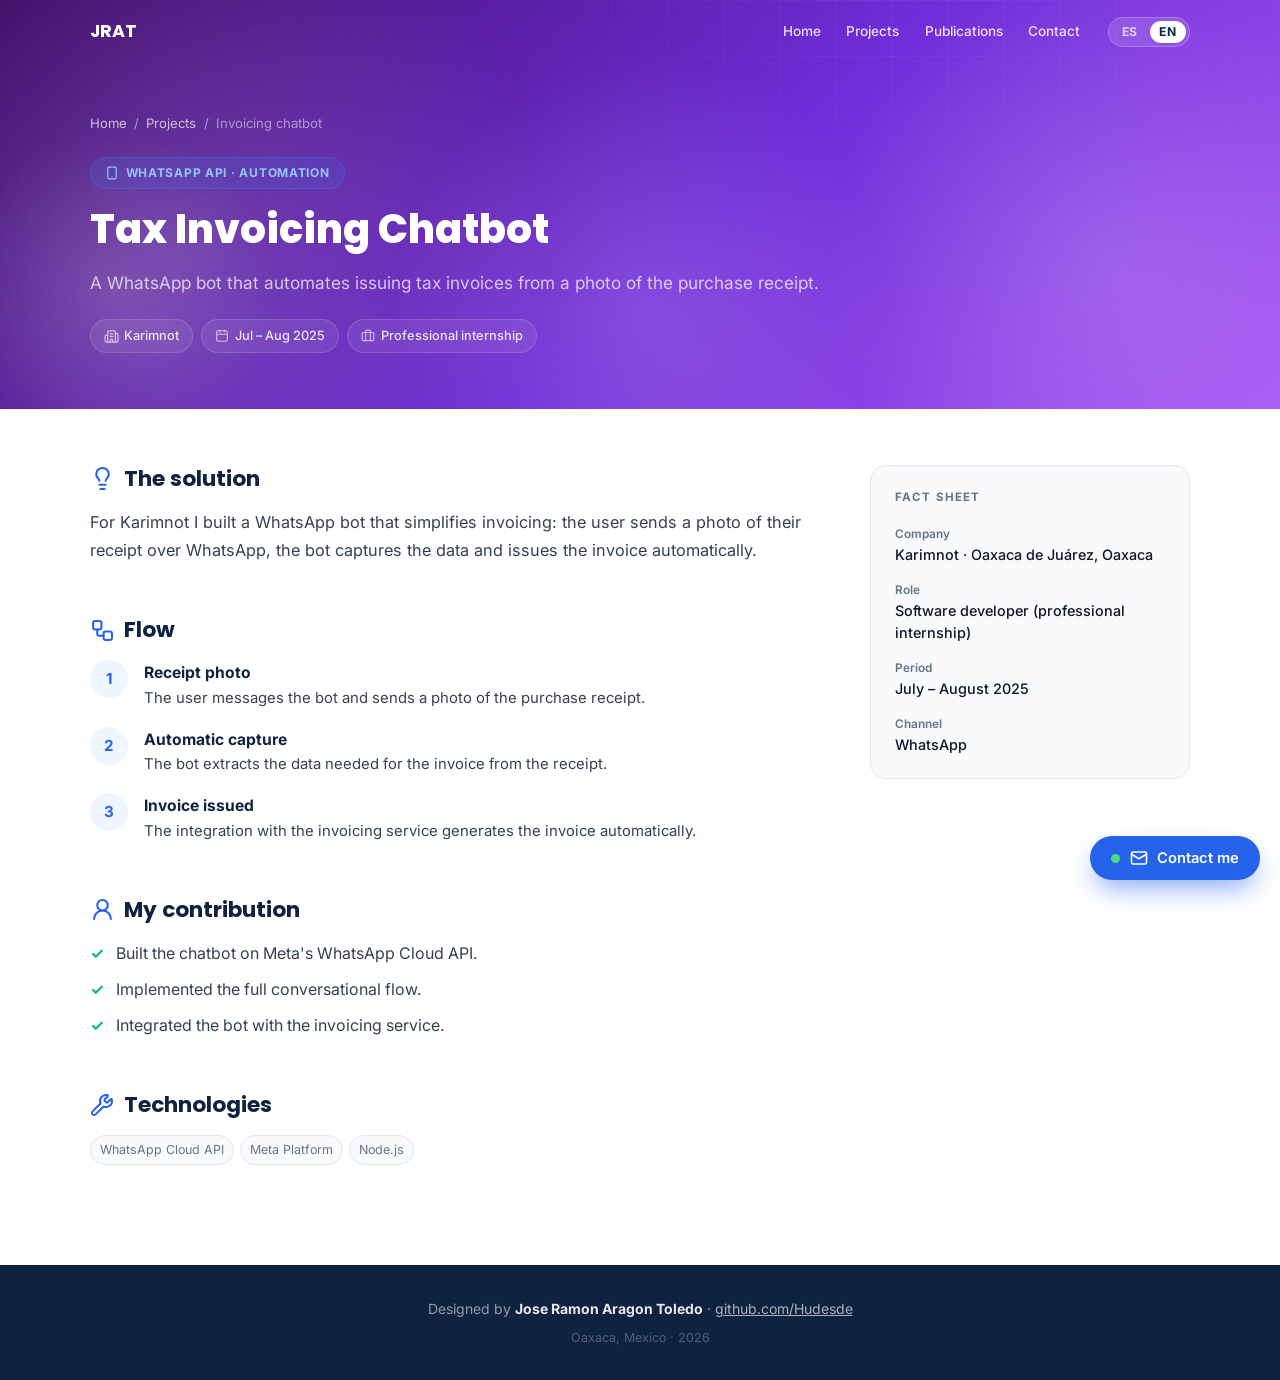
<file: proyectos/chatbot-facturacion.html>
<!DOCTYPE html>
<html lang="es">
<head>
<meta charset="UTF-8">
<meta name="viewport" content="width=device-width, initial-scale=1.0, viewport-fit=cover">
<meta name="theme-color" content="#0F2340">
<meta name="description" content="Chatbot de WhatsApp para facturación fiscal desarrollado por Jose Ramon Aragon Toledo para Karimnot con la WhatsApp Cloud API de Meta.">
<title>Chatbot de Facturación Fiscal | Jose Ramon Aragon Toledo</title>
<link rel="preconnect" href="https://fonts.googleapis.com">
<link rel="preconnect" href="https://fonts.gstatic.com" crossorigin>
<link href="https://fonts.googleapis.com/css2?family=Inter:wght@300;400;500;600;700&family=Poppins:wght@600;700;800&display=swap" rel="stylesheet">
<link rel="stylesheet" href="../assets/css/site.css?v=20261007">
<link rel="icon" href="../assets/img/favicon.svg" type="image/svg+xml">
</head>
<body>

<!-- ═══ NAV ═══ -->
<nav id="nav">
  <a href="../index.html" class="nav-logo">JRAT</a>
  <div class="nav-right">
    <ul class="nav-links" id="navLinks">
      <li><a href="../index.html" data-i18n="nav.home">Inicio</a></li>
      <li><a href="../index.html#proyectos" data-i18n="nav.projects">Proyectos</a></li>
      <li><a href="../index.html#publicaciones" data-i18n="nav.publications">Publicaciones</a></li>
      <li><a href="../index.html#contacto" data-i18n="nav.contact">Contacto</a></li>
    </ul>
    <div class="lang-switch" role="group" aria-label="Language / Idioma">
      <button class="lang-btn" data-lang="es" aria-label="Español">ES</button>
      <button class="lang-btn" data-lang="en" aria-label="English">EN</button>
    </div>
    <button class="nav-toggle" id="navToggle" aria-label="Menú" data-i18n-attr="aria-label:nav.menu" aria-expanded="false" aria-controls="navLinks">
      <span></span><span></span><span></span>
    </button>
  </div>
</nav>

<!-- ═══ HEADER ═══ -->
<header class="page-hero" style="background:linear-gradient(135deg,#3b0764 0%,#6d28d9 55%,#a855f7 100%);view-transition-name:vt-wa">
  <div class="container">
    <div class="crumbs"><a href="../index.html" data-i18n="crumb.home">Inicio</a><span>/</span><a href="../index.html#proyectos" data-i18n="crumb.projects">Proyectos</a><span>/</span><span data-i18n="w.crumb">Chatbot de facturación</span></div>
    <span class="page-tag t-blue" data-i18n="w.tag"><i class="ic ic-phone"></i> WhatsApp API · Automatización</span>
    <h1 data-i18n="w.h1">Chatbot de Facturación Fiscal</h1>
    <p class="page-lead" data-i18n="w.lead">Bot de WhatsApp que automatiza la emisión de facturas fiscales a partir de una foto del ticket de compra.</p>
    <div class="page-meta">
      <span class="chip"><i class="ic ic-building"></i> Karimnot</span>
      <span class="chip" data-i18n="w.c1"><i class="ic ic-calendar"></i> Jul – Ago 2025</span>
      <span class="chip" data-i18n="w.c2"><i class="ic ic-briefcase"></i> Prácticas profesionales</span>
    </div>
  </div>
</header>

<!-- ═══ CONTENT ═══ -->
<main class="detail">
  <div class="detail-grid">
    <div class="detail-main">

      <div class="block">
        <h2 class="block-title" data-i18n="w.sol.title"><i class="ic ic-bulb"></i> La solución</h2>
        <div class="prose">
          <p data-i18n="w.sol.p">Para Karimnot desarrollé un bot de WhatsApp que simplifica la facturación: el usuario envía una foto de su ticket por WhatsApp, el bot captura los datos y emite la factura automáticamente.</p>
        </div>
      </div>

      <div class="block">
        <h2 class="block-title" data-i18n="w.flow.title"><i class="ic ic-flow"></i> Flujo</h2>
        <ol class="steps">
          <li><div><strong data-i18n="w.s1.t">Foto del ticket</strong><span data-i18n="w.s1.d">El usuario escribe al bot y envía la foto de su ticket de compra.</span></div></li>
          <li><div><strong data-i18n="w.s2.t">Captura automática</strong><span data-i18n="w.s2.d">El bot extrae del ticket los datos necesarios para la factura.</span></div></li>
          <li><div><strong data-i18n="w.s3.t">Emisión de la factura</strong><span data-i18n="w.s3.d">La integración con el servicio de facturación genera la factura automáticamente.</span></div></li>
        </ol>
      </div>

      <div class="block">
        <h2 class="block-title" data-i18n="w.role.title"><i class="ic ic-user"></i> Mi aportación</h2>
        <ul class="checklist">
          <li data-i18n="w.r1">Desarrollé el chatbot sobre la WhatsApp Cloud API de Meta.</li>
          <li data-i18n="w.r2">Implementé el flujo conversacional completo.</li>
          <li data-i18n="w.r3">Integré el bot con el servicio de facturación.</li>
        </ul>
      </div>

      <div class="block">
        <h2 class="block-title" data-i18n="w.stack.title"><i class="ic ic-wrench"></i> Tecnologías</h2>
        <div class="tags">
          <span class="tag">WhatsApp Cloud API</span><span class="tag">Meta Platform</span><span class="tag">Node.js</span>
        </div>
      </div>

    </div>

    <aside class="aside">
      <div class="info-card">
        <h2 data-i18n="info.title">Ficha</h2>
        <dl class="facts">
          <div><dt data-i18n="w.f1.k">Empresa</dt><dd>Karimnot · Oaxaca de Juárez, Oaxaca</dd></div>
          <div><dt data-i18n="w.f2.k">Rol</dt><dd data-i18n="w.f2.v">Desarrollador de software (prácticas profesionales)</dd></div>
          <div><dt data-i18n="w.f3.k">Periodo</dt><dd data-i18n="w.f3.v">Julio – Agosto 2025</dd></div>
          <div><dt data-i18n="w.f4.k">Canal</dt><dd>WhatsApp</dd></div>
        </dl>
      </div>
    </aside>
  </div>
</main>

<footer>
  <p data-i18n="footer.by">Diseñado por <strong>Jose Ramon Aragon Toledo</strong> · <a href="https://github.com/Hudesde" target="_blank" rel="noopener" style="color:rgba(255,255,255,.65);text-decoration:underline">github.com/Hudesde</a></p>
  <p style="margin-top:.4rem;font-size:.78rem;opacity:.5" data-i18n="footer.loc">Oaxaca, México · 2026</p>
</footer>

<script>
window.PAGE_I18N = {
  en: {
    "meta.title": `Tax Invoicing Chatbot | Jose Ramon Aragon Toledo`,
    "meta.desc": `WhatsApp tax-invoicing chatbot built by Jose Ramon Aragon Toledo for Karimnot using Meta's WhatsApp Cloud API.`,
    "w.crumb": `Invoicing chatbot`,
    "w.tag": `<i class="ic ic-phone"></i> WhatsApp API · Automation`,
    "w.h1": `Tax Invoicing Chatbot`,
    "w.lead": `A WhatsApp bot that automates issuing tax invoices from a photo of the purchase receipt.`,
    "w.c1": `<i class="ic ic-calendar"></i> Jul – Aug 2025`,
    "w.c2": `<i class="ic ic-briefcase"></i> Professional internship`,
    "w.sol.title": `<i class="ic ic-bulb"></i> The solution`,
    "w.sol.p": `For Karimnot I built a WhatsApp bot that simplifies invoicing: the user sends a photo of their receipt over WhatsApp, the bot captures the data and issues the invoice automatically.`,
    "w.flow.title": `<i class="ic ic-flow"></i> Flow`,
    "w.s1.t": `Receipt photo`,
    "w.s1.d": `The user messages the bot and sends a photo of the purchase receipt.`,
    "w.s2.t": `Automatic capture`,
    "w.s2.d": `The bot extracts the data needed for the invoice from the receipt.`,
    "w.s3.t": `Invoice issued`,
    "w.s3.d": `The integration with the invoicing service generates the invoice automatically.`,
    "w.role.title": `<i class="ic ic-user"></i> My contribution`,
    "w.r1": `Built the chatbot on Meta's WhatsApp Cloud API.`,
    "w.r2": `Implemented the full conversational flow.`,
    "w.r3": `Integrated the bot with the invoicing service.`,
    "w.stack.title": `<i class="ic ic-wrench"></i> Technologies`,
    "w.f1.k": `Company`,
    "w.f2.k": `Role`,
    "w.f2.v": `Software developer (professional internship)`,
    "w.f3.k": `Period`,
    "w.f3.v": `July – August 2025`,
    "w.f4.k": `Channel`,
  },
};
</script>
<script src="../assets/js/site.js?v=20261007"></script>
</body>
</html>
</file>
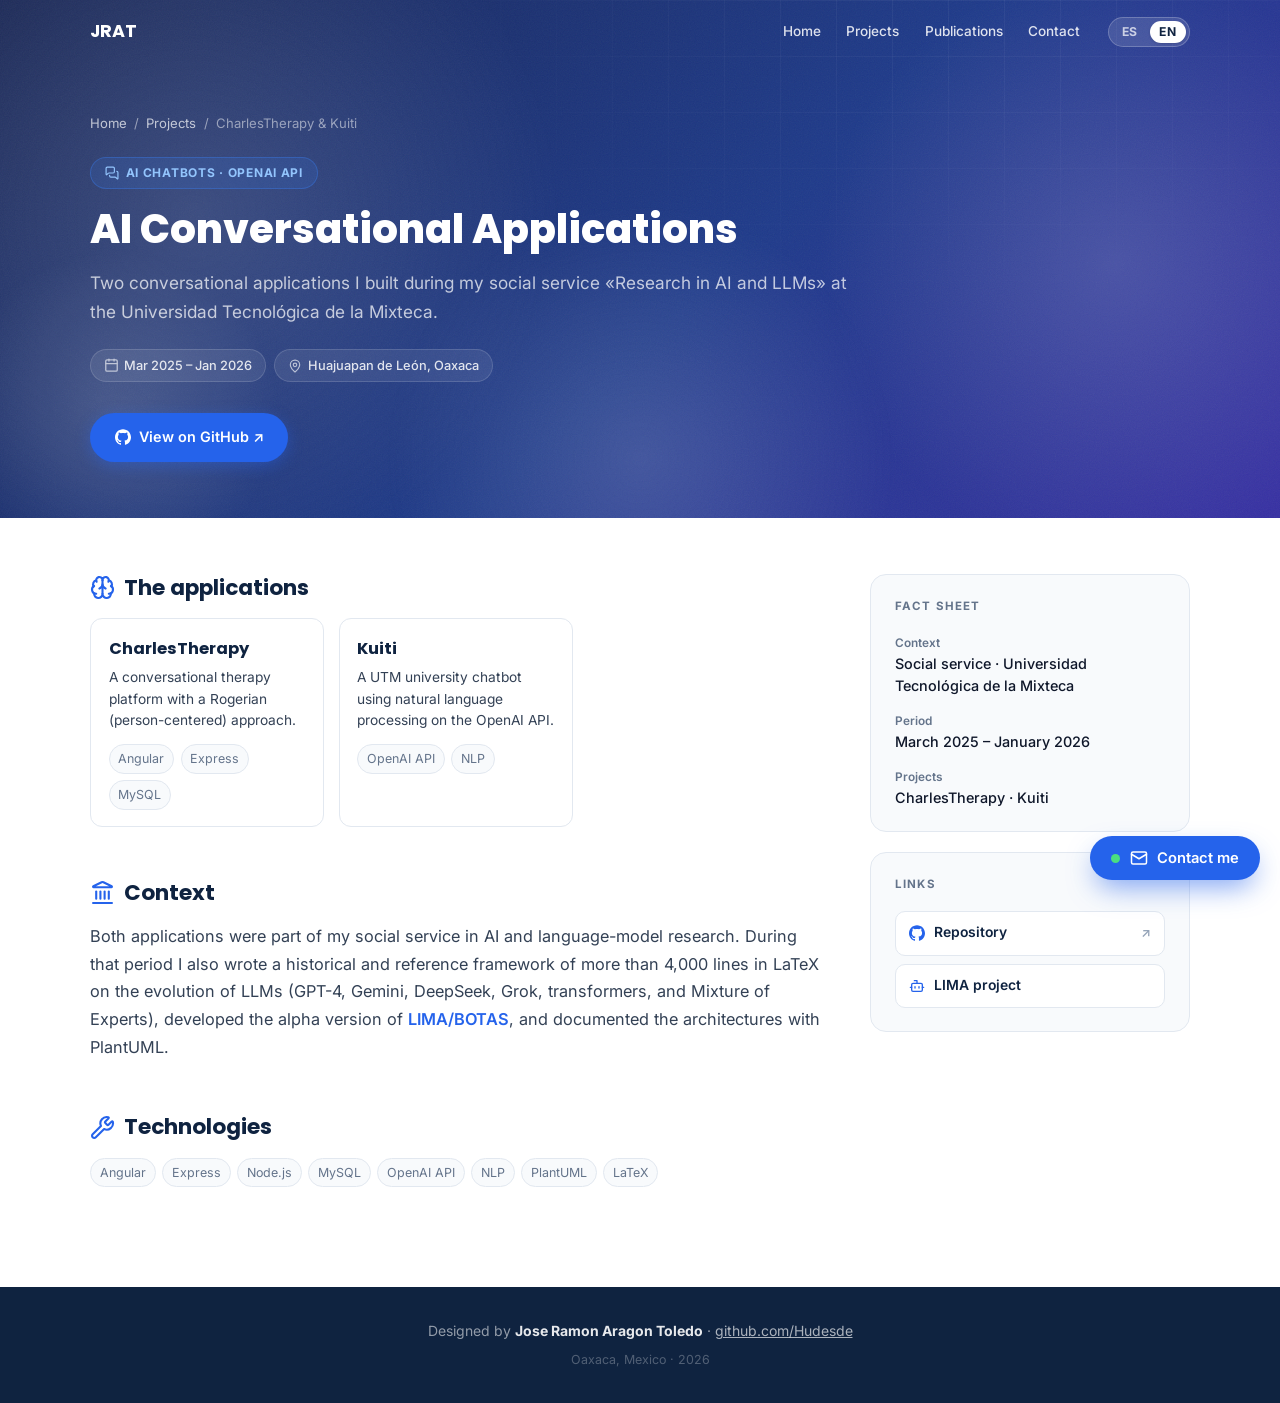
<file: proyectos/chatbots-ia.html>
<!DOCTYPE html>
<html lang="es">
<head>
<meta charset="UTF-8">
<meta name="viewport" content="width=device-width, initial-scale=1.0, viewport-fit=cover">
<meta name="theme-color" content="#0F2340">
<meta name="description" content="CharlesTherapy y Kuiti: aplicaciones conversacionales con IA desarrolladas por Jose Ramon Aragon Toledo en la Universidad Tecnológica de la Mixteca.">
<title>Aplicaciones Conversacionales con IA | Jose Ramon Aragon Toledo</title>
<link rel="preconnect" href="https://fonts.googleapis.com">
<link rel="preconnect" href="https://fonts.gstatic.com" crossorigin>
<link href="https://fonts.googleapis.com/css2?family=Inter:wght@300;400;500;600;700&family=Poppins:wght@600;700;800&display=swap" rel="stylesheet">
<link rel="stylesheet" href="../assets/css/site.css?v=20261007">
<link rel="icon" href="../assets/img/favicon.svg" type="image/svg+xml">
</head>
<body>

<!-- ═══ NAV ═══ -->
<nav id="nav">
  <a href="../index.html" class="nav-logo">JRAT</a>
  <div class="nav-right">
    <ul class="nav-links" id="navLinks">
      <li><a href="../index.html" data-i18n="nav.home">Inicio</a></li>
      <li><a href="../index.html#proyectos" data-i18n="nav.projects">Proyectos</a></li>
      <li><a href="../index.html#publicaciones" data-i18n="nav.publications">Publicaciones</a></li>
      <li><a href="../index.html#contacto" data-i18n="nav.contact">Contacto</a></li>
    </ul>
    <div class="lang-switch" role="group" aria-label="Language / Idioma">
      <button class="lang-btn" data-lang="es" aria-label="Español">ES</button>
      <button class="lang-btn" data-lang="en" aria-label="English">EN</button>
    </div>
    <button class="nav-toggle" id="navToggle" aria-label="Menú" data-i18n-attr="aria-label:nav.menu" aria-expanded="false" aria-controls="navLinks">
      <span></span><span></span><span></span>
    </button>
  </div>
</nav>

<!-- ═══ HEADER ═══ -->
<header class="page-hero" style="background:linear-gradient(135deg,#172554 0%,#1e3a8a 55%,#3730a3 100%);view-transition-name:vt-chat">
  <div class="container">
    <div class="crumbs"><a href="../index.html" data-i18n="crumb.home">Inicio</a><span>/</span><a href="../index.html#proyectos" data-i18n="crumb.projects">Proyectos</a><span>/</span><span>CharlesTherapy &amp; Kuiti</span></div>
    <span class="page-tag t-blue" data-i18n="ch.tag"><i class="ic ic-chat"></i> Chatbots IA · OpenAI API</span>
    <h1 data-i18n="ch.h1">Aplicaciones Conversacionales con IA</h1>
    <p class="page-lead" data-i18n="ch.lead">Dos aplicaciones conversacionales que desarrollé durante mi servicio social «Investigación en IA y LLMs» en la Universidad Tecnológica de la Mixteca.</p>
    <div class="page-meta">
      <span class="chip" data-i18n="ch.c1"><i class="ic ic-calendar"></i> Mar 2025 – Ene 2026</span>
      <span class="chip"><i class="ic ic-pin"></i> Huajuapan de León, Oaxaca</span>
    </div>
    <div class="page-actions">
      <a href="https://github.com/Hudesde/JRATSS" target="_blank" rel="noopener" class="btn btn-primary" data-i18n="ch.a1"><i class="ic ic-github"></i> Ver en GitHub ↗</a>
    </div>
  </div>
</header>

<!-- ═══ CONTENT ═══ -->
<main class="detail">
  <div class="detail-grid">
    <div class="detail-main">

      <div class="block">
        <h2 class="block-title" data-i18n="ch.apps.title"><i class="ic ic-brain"></i> Las aplicaciones</h2>
        <div class="mods">
          <div class="mod">
            <h3>CharlesTherapy</h3>
            <p data-i18n="ch.a.d">Plataforma de terapia conversacional con enfoque rogeriano (terapia centrada en la persona).</p>
            <div class="tags"><span class="tag">Angular</span><span class="tag">Express</span><span class="tag">MySQL</span></div>
          </div>
          <div class="mod">
            <h3>Kuiti</h3>
            <p data-i18n="ch.b.d">Chatbot universitario de la UTM con procesamiento de lenguaje natural sobre la API de OpenAI.</p>
            <div class="tags"><span class="tag">OpenAI API</span><span class="tag">NLP</span></div>
          </div>
        </div>
      </div>

      <div class="block">
        <h2 class="block-title" data-i18n="ch.ctx.title"><i class="ic ic-landmark"></i> Contexto</h2>
        <div class="prose">
          <p data-i18n="ch.ctx.p">Ambas aplicaciones formaron parte de mi servicio social en investigación sobre IA y modelos de lenguaje. Durante ese periodo también elaboré un marco histórico y referencial de más de 4,000 líneas en LaTeX sobre la evolución de los LLM (GPT-4, Gemini, DeepSeek, Grok, transformers y Mixture of Experts), desarrollé la versión alfa de <a href="lima.html">LIMA/BOTAS</a> y documenté las arquitecturas con PlantUML.</p>
        </div>
      </div>

      <div class="block">
        <h2 class="block-title" data-i18n="ch.stack.title"><i class="ic ic-wrench"></i> Tecnologías</h2>
        <div class="tags">
          <span class="tag">Angular</span><span class="tag">Express</span><span class="tag">Node.js</span><span class="tag">MySQL</span>
          <span class="tag">OpenAI API</span><span class="tag">NLP</span><span class="tag">PlantUML</span><span class="tag">LaTeX</span>
        </div>
      </div>

    </div>

    <aside class="aside">
      <div class="info-card">
        <h2 data-i18n="info.title">Ficha</h2>
        <dl class="facts">
          <div><dt data-i18n="ch.f1.k">Contexto</dt><dd data-i18n="ch.f1.v">Servicio social · Universidad Tecnológica de la Mixteca</dd></div>
          <div><dt data-i18n="ch.f2.k">Periodo</dt><dd data-i18n="ch.f2.v">Marzo 2025 – Enero 2026</dd></div>
          <div><dt data-i18n="ch.f3.k">Proyectos</dt><dd>CharlesTherapy · Kuiti</dd></div>
        </dl>
      </div>
      <div class="info-card">
        <h2 data-i18n="info.links">Enlaces</h2>
        <ul class="link-list">
          <li><a href="https://github.com/Hudesde/JRATSS" target="_blank" rel="noopener"><i class="ic ic-github"></i> <span data-i18n="ch.l1">Repositorio</span><span class="ext">↗</span></a></li>
          <li><a href="lima.html"><i class="ic ic-bot"></i> <span data-i18n="ch.l2">Proyecto LIMA</span></a></li>
        </ul>
      </div>
    </aside>
  </div>
</main>

<footer>
  <p data-i18n="footer.by">Diseñado por <strong>Jose Ramon Aragon Toledo</strong> · <a href="https://github.com/Hudesde" target="_blank" rel="noopener" style="color:rgba(255,255,255,.65);text-decoration:underline">github.com/Hudesde</a></p>
  <p style="margin-top:.4rem;font-size:.78rem;opacity:.5" data-i18n="footer.loc">Oaxaca, México · 2026</p>
</footer>

<script>
window.PAGE_I18N = {
  en: {
    "meta.title": `AI Conversational Applications | Jose Ramon Aragon Toledo`,
    "meta.desc": `CharlesTherapy and Kuiti: AI conversational applications built by Jose Ramon Aragon Toledo at the Universidad Tecnológica de la Mixteca.`,
    "ch.tag": `<i class="ic ic-chat"></i> AI Chatbots · OpenAI API`,
    "ch.h1": `AI Conversational Applications`,
    "ch.lead": `Two conversational applications I built during my social service «Research in AI and LLMs» at the Universidad Tecnológica de la Mixteca.`,
    "ch.c1": `<i class="ic ic-calendar"></i> Mar 2025 – Jan 2026`,
    "ch.a1": `<i class="ic ic-github"></i> View on GitHub ↗`,
    "ch.apps.title": `<i class="ic ic-brain"></i> The applications`,
    "ch.a.d": `A conversational therapy platform with a Rogerian (person-centered) approach.`,
    "ch.b.d": `A UTM university chatbot using natural language processing on the OpenAI API.`,
    "ch.ctx.title": `<i class="ic ic-landmark"></i> Context`,
    "ch.ctx.p": `Both applications were part of my social service in AI and language-model research. During that period I also wrote a historical and reference framework of more than 4,000 lines in LaTeX on the evolution of LLMs (GPT-4, Gemini, DeepSeek, Grok, transformers, and Mixture of Experts), developed the alpha version of <a href="lima.html">LIMA/BOTAS</a>, and documented the architectures with PlantUML.`,
    "ch.stack.title": `<i class="ic ic-wrench"></i> Technologies`,
    "ch.f1.k": `Context`,
    "ch.f1.v": `Social service · Universidad Tecnológica de la Mixteca`,
    "ch.f2.k": `Period`,
    "ch.f2.v": `March 2025 – January 2026`,
    "ch.f3.k": `Projects`,
    "ch.l1": `Repository`,
    "ch.l2": `LIMA project`,
  },
};
</script>
<script src="../assets/js/site.js?v=20261007"></script>
</body>
</html>
</file>
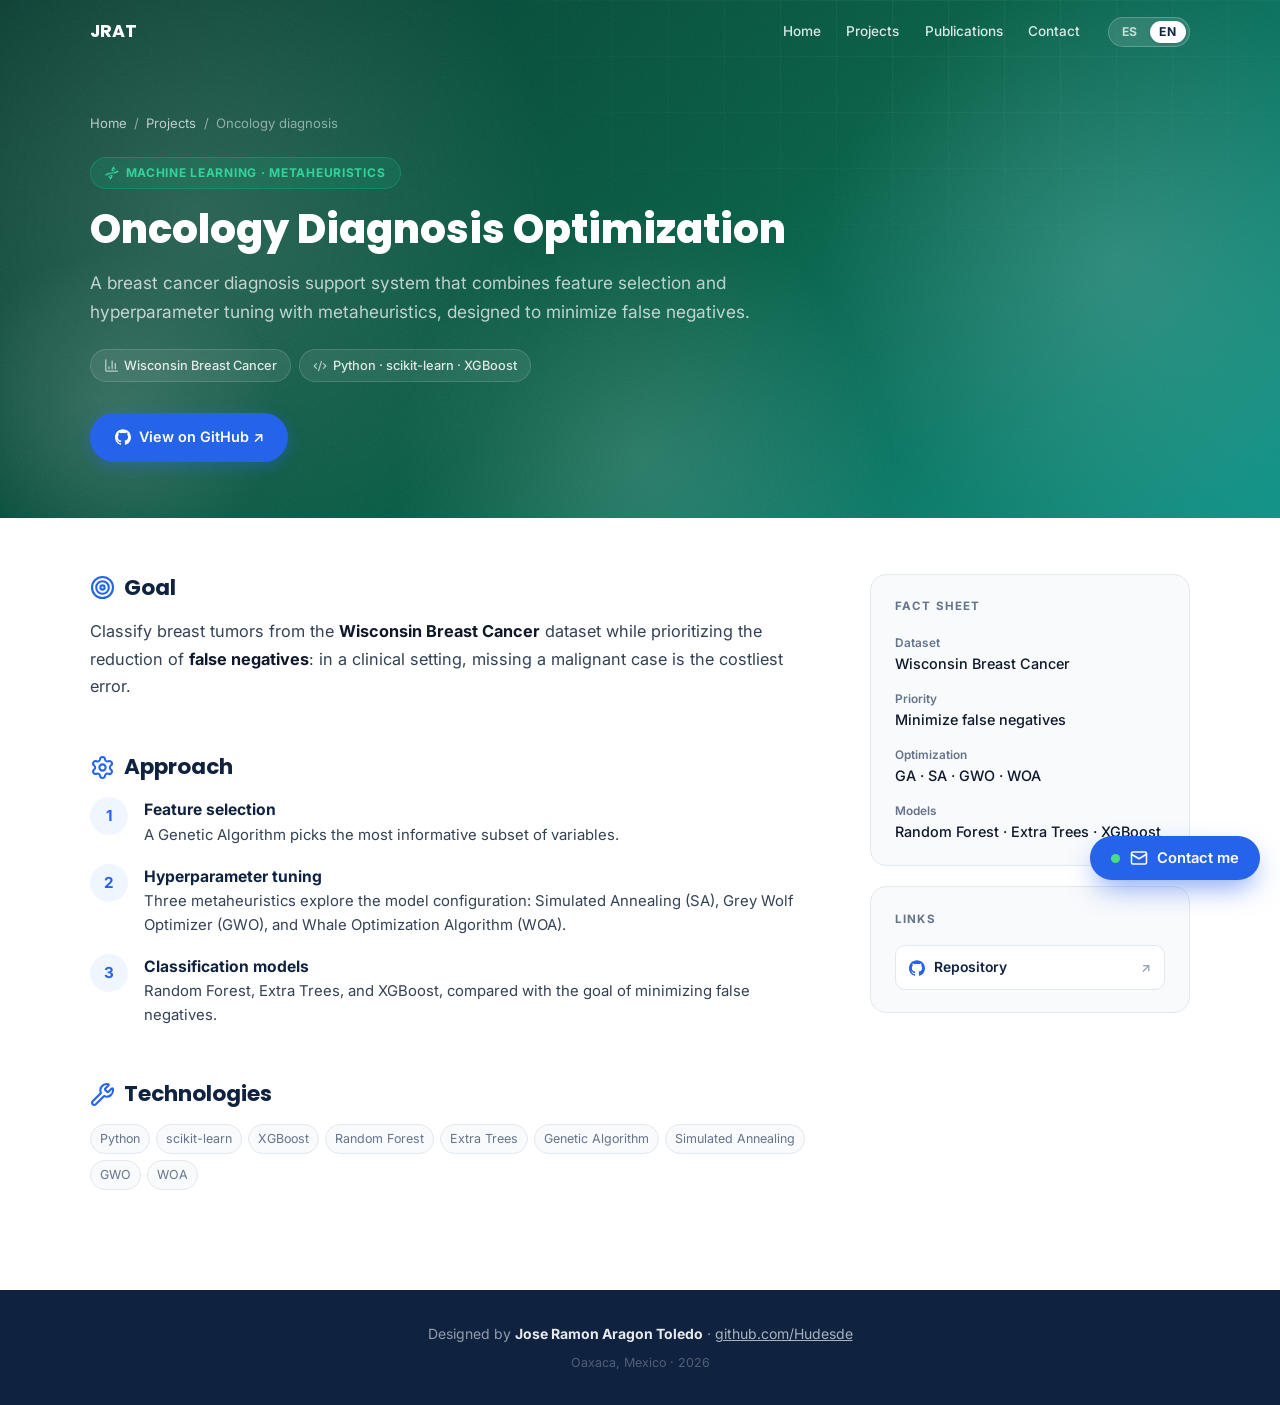
<file: proyectos/diagnostico-oncologico.html>
<!DOCTYPE html>
<html lang="es">
<head>
<meta charset="UTF-8">
<meta name="viewport" content="width=device-width, initial-scale=1.0, viewport-fit=cover">
<meta name="theme-color" content="#0F2340">
<meta name="description" content="Optimización de diagnóstico oncológico con metaheurísticas y machine learning (Wisconsin Breast Cancer) — proyecto de Jose Ramon Aragon Toledo.">
<title>Diagnóstico Oncológico con Metaheurísticas | Jose Ramon Aragon Toledo</title>
<link rel="preconnect" href="https://fonts.googleapis.com">
<link rel="preconnect" href="https://fonts.gstatic.com" crossorigin>
<link href="https://fonts.googleapis.com/css2?family=Inter:wght@300;400;500;600;700&family=Poppins:wght@600;700;800&display=swap" rel="stylesheet">
<link rel="stylesheet" href="../assets/css/site.css?v=20261007">
<link rel="icon" href="../assets/img/favicon.svg" type="image/svg+xml">
</head>
<body>

<!-- ═══ NAV ═══ -->
<nav id="nav">
  <a href="../index.html" class="nav-logo">JRAT</a>
  <div class="nav-right">
    <ul class="nav-links" id="navLinks">
      <li><a href="../index.html" data-i18n="nav.home">Inicio</a></li>
      <li><a href="../index.html#proyectos" data-i18n="nav.projects">Proyectos</a></li>
      <li><a href="../index.html#publicaciones" data-i18n="nav.publications">Publicaciones</a></li>
      <li><a href="../index.html#contacto" data-i18n="nav.contact">Contacto</a></li>
    </ul>
    <div class="lang-switch" role="group" aria-label="Language / Idioma">
      <button class="lang-btn" data-lang="es" aria-label="Español">ES</button>
      <button class="lang-btn" data-lang="en" aria-label="English">EN</button>
    </div>
    <button class="nav-toggle" id="navToggle" aria-label="Menú" data-i18n-attr="aria-label:nav.menu" aria-expanded="false" aria-controls="navLinks">
      <span></span><span></span><span></span>
    </button>
  </div>
</nav>

<!-- ═══ HEADER ═══ -->
<header class="page-hero" style="background:linear-gradient(135deg,#053a2e 0%,#065f46 55%,#0d9488 100%);view-transition-name:vt-onco">
  <div class="container">
    <div class="crumbs"><a href="../index.html" data-i18n="crumb.home">Inicio</a><span>/</span><a href="../index.html#proyectos" data-i18n="crumb.projects">Proyectos</a><span>/</span><span data-i18n="o.crumb">Diagnóstico oncológico</span></div>
    <span class="page-tag t-green" data-i18n="o.tag"><i class="ic ic-dna"></i> Machine Learning · Metaheurísticas</span>
    <h1 data-i18n="o.h1">Optimización de Diagnóstico Oncológico</h1>
    <p class="page-lead" data-i18n="o.lead">Sistema de apoyo al diagnóstico de cáncer de mama que combina selección de características y ajuste de hiperparámetros con metaheurísticas, orientado a minimizar los falsos negativos.</p>
    <div class="page-meta">
      <span class="chip"><i class="ic ic-chart"></i> Wisconsin Breast Cancer</span>
      <span class="chip"><i class="ic ic-code"></i> Python · scikit-learn · XGBoost</span>
    </div>
    <div class="page-actions">
      <a href="https://github.com/aneli1/breast_cancer_mh" target="_blank" rel="noopener" class="btn btn-primary" data-i18n="o.a1"><i class="ic ic-github"></i> Ver en GitHub ↗</a>
    </div>
  </div>
</header>

<!-- ═══ CONTENT ═══ -->
<main class="detail">
  <div class="detail-grid">
    <div class="detail-main">

      <div class="block">
        <h2 class="block-title" data-i18n="o.goal.title"><i class="ic ic-target"></i> Objetivo</h2>
        <div class="prose">
          <p data-i18n="o.goal.p">Clasificar tumores de mama a partir del conjunto de datos <strong>Wisconsin Breast Cancer</strong> priorizando la reducción de <strong>falsos negativos</strong>: en un contexto clínico, pasar por alto un caso maligno es el error más costoso.</p>
        </div>
      </div>

      <div class="block">
        <h2 class="block-title" data-i18n="o.how.title"><i class="ic ic-gear"></i> Enfoque</h2>
        <ol class="steps">
          <li><div><strong data-i18n="o.s1.t">Selección de características</strong><span data-i18n="o.s1.d">Un Algoritmo Genético elige el subconjunto de variables más informativo.</span></div></li>
          <li><div><strong data-i18n="o.s2.t">Ajuste de hiperparámetros</strong><span data-i18n="o.s2.d">Tres metaheurísticas exploran la configuración de los modelos: Recocido Simulado (SA), Grey Wolf Optimizer (GWO) y Whale Optimization Algorithm (WOA).</span></div></li>
          <li><div><strong data-i18n="o.s3.t">Modelos de clasificación</strong><span data-i18n="o.s3.d">Random Forest, Extra Trees y XGBoost, comparados con el objetivo de minimizar los falsos negativos.</span></div></li>
        </ol>
      </div>

      <div class="block">
        <h2 class="block-title" data-i18n="o.stack.title"><i class="ic ic-wrench"></i> Tecnologías</h2>
        <div class="tags">
          <span class="tag">Python</span><span class="tag">scikit-learn</span><span class="tag">XGBoost</span><span class="tag">Random Forest</span><span class="tag">Extra Trees</span>
          <span class="tag" data-i18n="o.t1">Algoritmo Genético</span><span class="tag" data-i18n="o.t2">Recocido Simulado</span><span class="tag">GWO</span><span class="tag">WOA</span>
        </div>
      </div>

    </div>

    <aside class="aside">
      <div class="info-card">
        <h2 data-i18n="info.title">Ficha</h2>
        <dl class="facts">
          <div><dt data-i18n="o.f1.k">Conjunto de datos</dt><dd>Wisconsin Breast Cancer</dd></div>
          <div><dt data-i18n="o.f2.k">Prioridad</dt><dd data-i18n="o.f2.v">Minimizar falsos negativos</dd></div>
          <div><dt data-i18n="o.f3.k">Optimización</dt><dd>GA · SA · GWO · WOA</dd></div>
          <div><dt data-i18n="o.f4.k">Modelos</dt><dd>Random Forest · Extra Trees · XGBoost</dd></div>
        </dl>
      </div>
      <div class="info-card">
        <h2 data-i18n="info.links">Enlaces</h2>
        <ul class="link-list">
          <li><a href="https://github.com/aneli1/breast_cancer_mh" target="_blank" rel="noopener"><i class="ic ic-github"></i> <span data-i18n="o.l1">Repositorio</span><span class="ext">↗</span></a></li>
        </ul>
      </div>
    </aside>
  </div>
</main>

<footer>
  <p data-i18n="footer.by">Diseñado por <strong>Jose Ramon Aragon Toledo</strong> · <a href="https://github.com/Hudesde" target="_blank" rel="noopener" style="color:rgba(255,255,255,.65);text-decoration:underline">github.com/Hudesde</a></p>
  <p style="margin-top:.4rem;font-size:.78rem;opacity:.5" data-i18n="footer.loc">Oaxaca, México · 2026</p>
</footer>

<script>
window.PAGE_I18N = {
  en: {
    "meta.title": `Oncology Diagnosis with Metaheuristics | Jose Ramon Aragon Toledo`,
    "meta.desc": `Oncology diagnosis optimization with metaheuristics and machine learning (Wisconsin Breast Cancer) — a project by Jose Ramon Aragon Toledo.`,
    "o.crumb": `Oncology diagnosis`,
    "o.tag": `<i class="ic ic-dna"></i> Machine Learning · Metaheuristics`,
    "o.h1": `Oncology Diagnosis Optimization`,
    "o.lead": `A breast cancer diagnosis support system that combines feature selection and hyperparameter tuning with metaheuristics, designed to minimize false negatives.`,
    "o.a1": `<i class="ic ic-github"></i> View on GitHub ↗`,
    "o.goal.title": `<i class="ic ic-target"></i> Goal`,
    "o.goal.p": `Classify breast tumors from the <strong>Wisconsin Breast Cancer</strong> dataset while prioritizing the reduction of <strong>false negatives</strong>: in a clinical setting, missing a malignant case is the costliest error.`,
    "o.how.title": `<i class="ic ic-gear"></i> Approach`,
    "o.s1.t": `Feature selection`,
    "o.s1.d": `A Genetic Algorithm picks the most informative subset of variables.`,
    "o.s2.t": `Hyperparameter tuning`,
    "o.s2.d": `Three metaheuristics explore the model configuration: Simulated Annealing (SA), Grey Wolf Optimizer (GWO), and Whale Optimization Algorithm (WOA).`,
    "o.s3.t": `Classification models`,
    "o.s3.d": `Random Forest, Extra Trees, and XGBoost, compared with the goal of minimizing false negatives.`,
    "o.stack.title": `<i class="ic ic-wrench"></i> Technologies`,
    "o.t1": `Genetic Algorithm`,
    "o.t2": `Simulated Annealing`,
    "o.f1.k": `Dataset`,
    "o.f2.k": `Priority`,
    "o.f2.v": `Minimize false negatives`,
    "o.f3.k": `Optimization`,
    "o.f4.k": `Models`,
    "o.l1": `Repository`,
  },
};
</script>
<script src="../assets/js/site.js?v=20261007"></script>
</body>
</html>
</file>
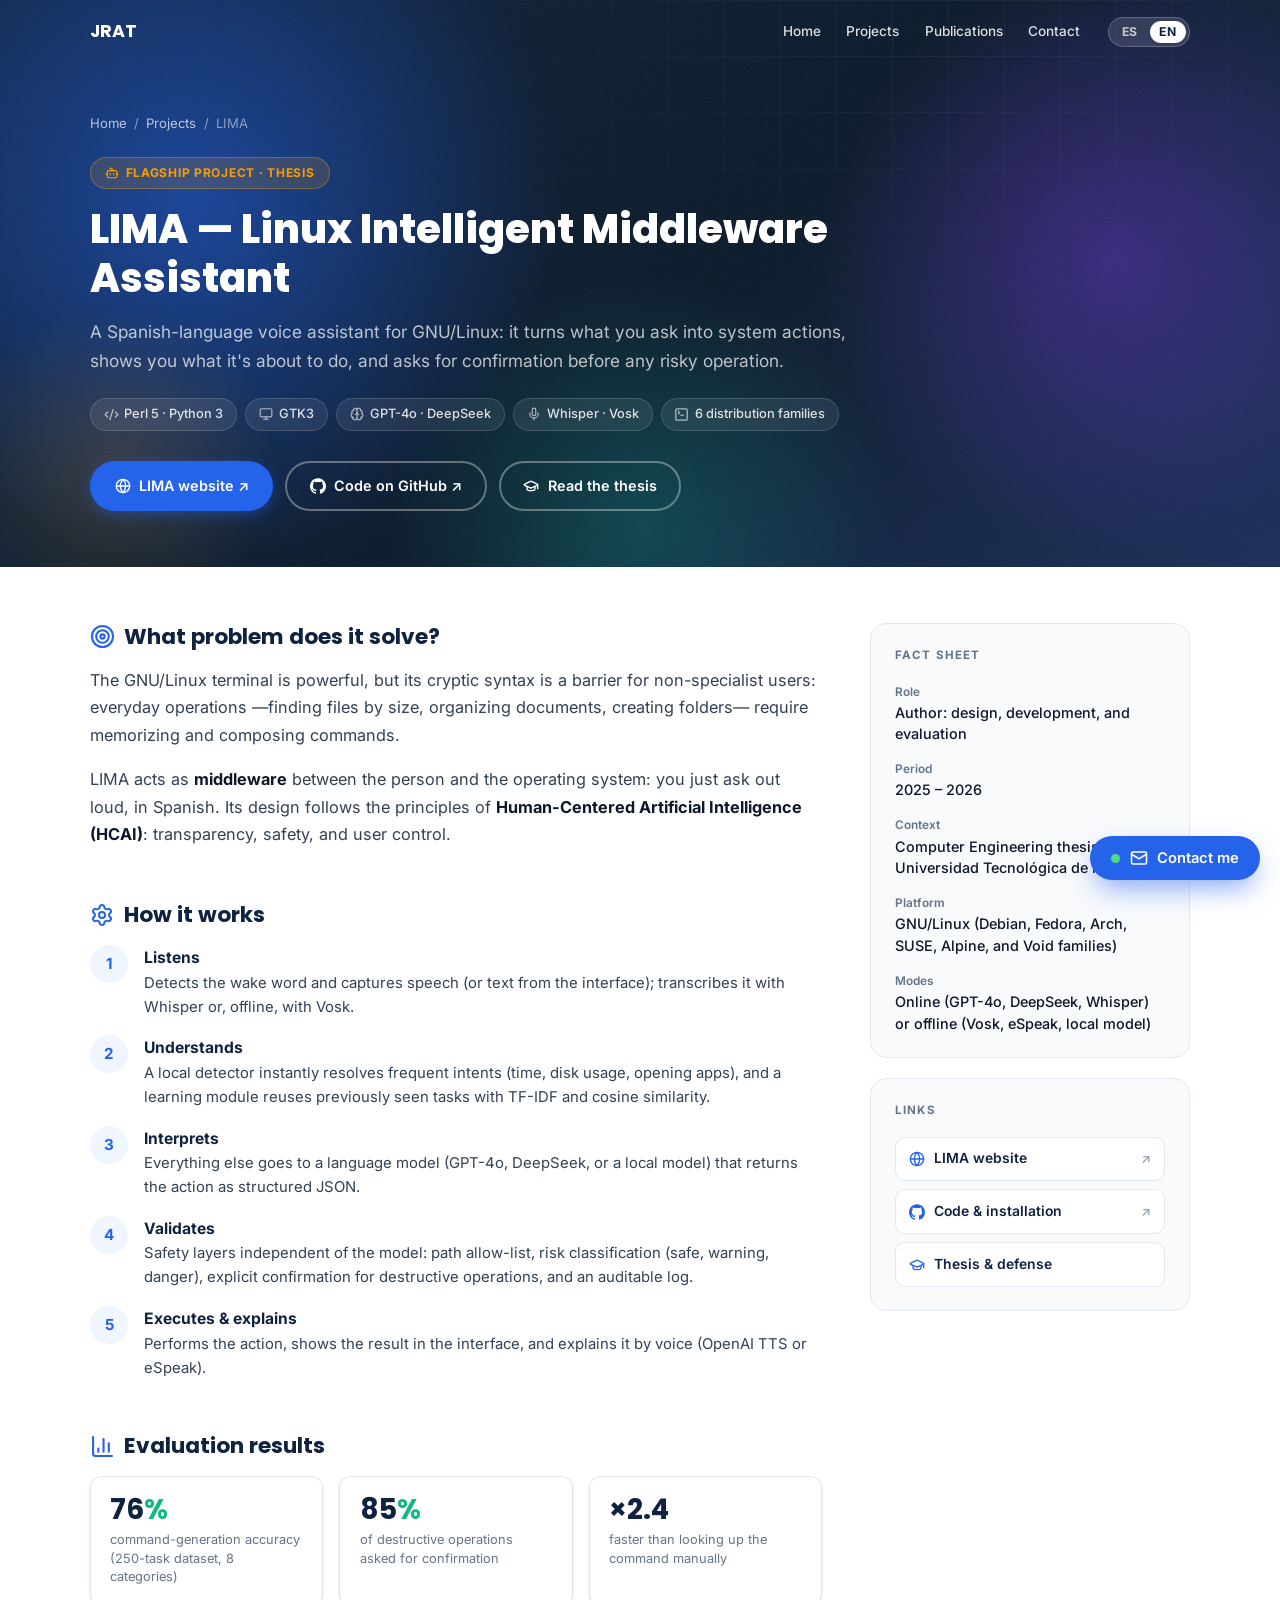
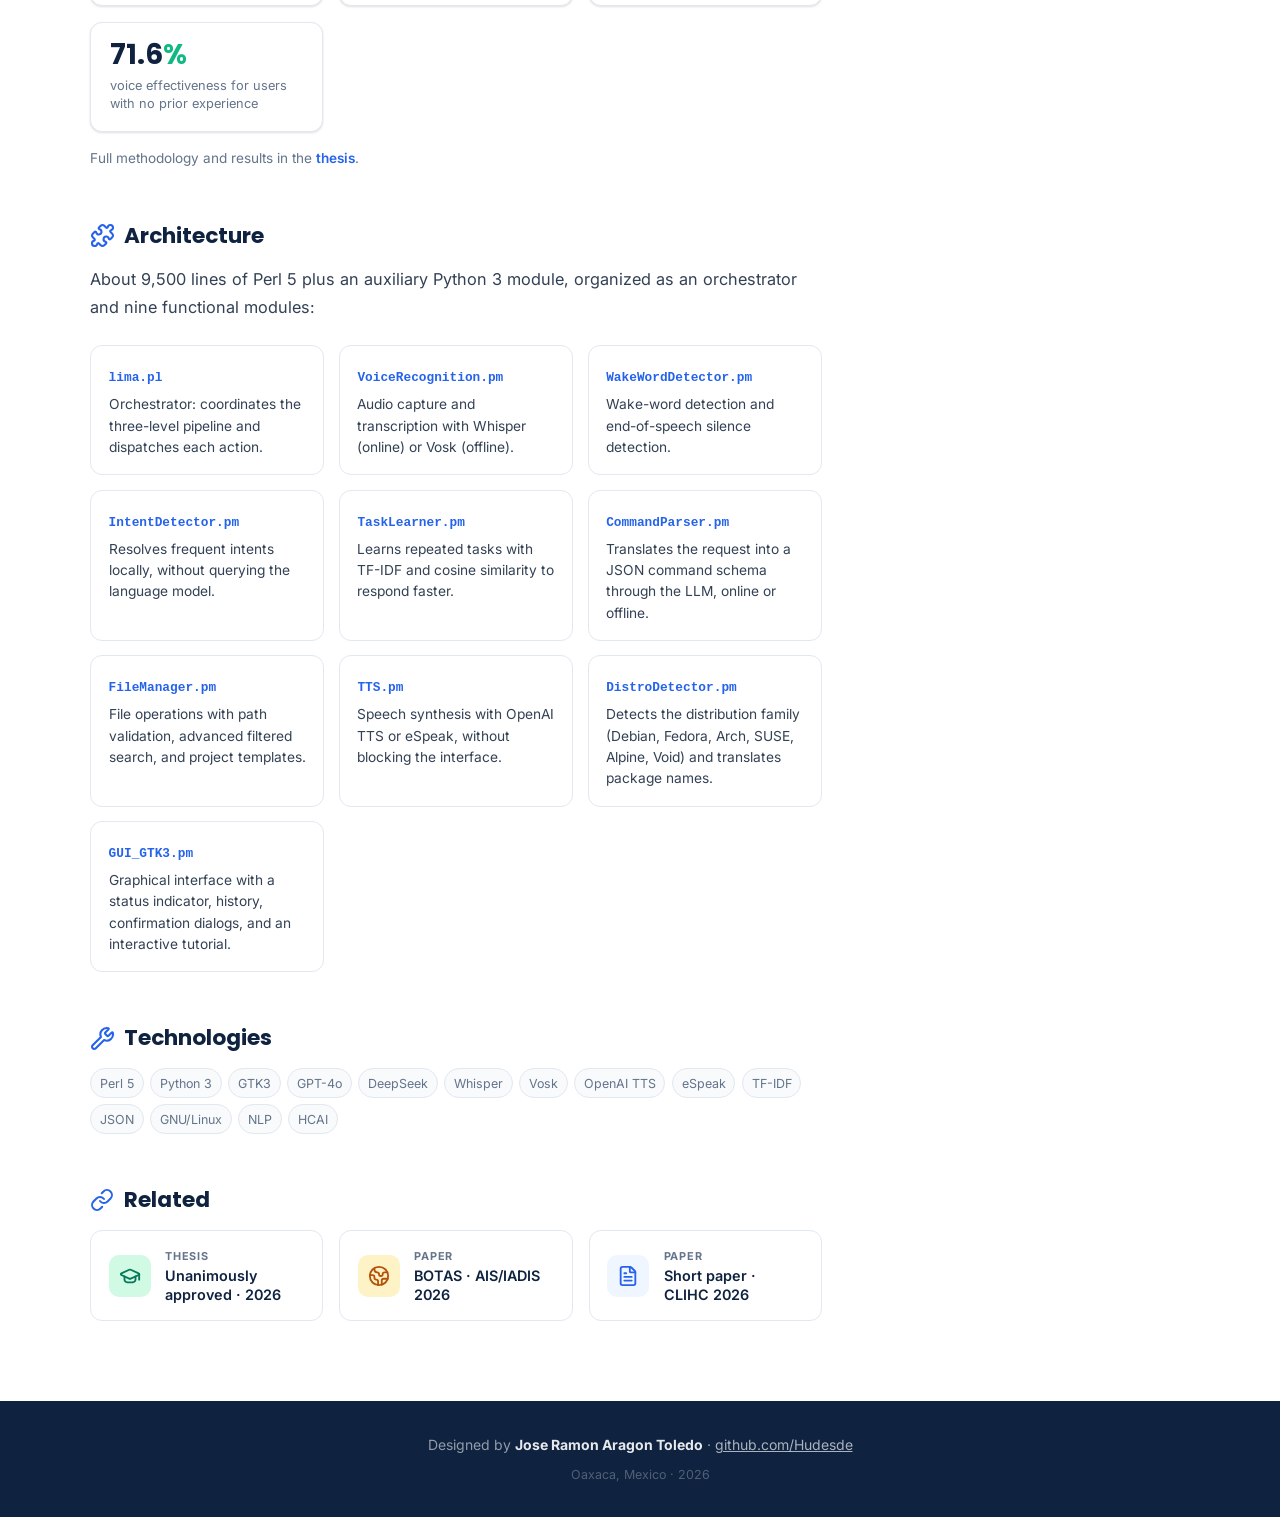
<file: proyectos/lima.html>
<!DOCTYPE html>
<html lang="es">
<head>
<meta charset="UTF-8">
<meta name="viewport" content="width=device-width, initial-scale=1.0, viewport-fit=cover">
<meta name="theme-color" content="#0F2340">
<meta name="description" content="LIMA (Linux Intelligent Middleware Assistant): asistente de voz en español para GNU/Linux con enfoque en IA Centrada en el Humano, creado por Jose Ramon Aragon Toledo.">
<title>LIMA — Asistente de voz para GNU/Linux | Jose Ramon Aragon Toledo</title>
<link rel="preconnect" href="https://fonts.googleapis.com">
<link rel="preconnect" href="https://fonts.gstatic.com" crossorigin>
<link href="https://fonts.googleapis.com/css2?family=Inter:wght@300;400;500;600;700&family=Poppins:wght@600;700;800&display=swap" rel="stylesheet">
<link rel="stylesheet" href="../assets/css/site.css?v=20261007">
<link rel="icon" href="../assets/img/favicon.svg" type="image/svg+xml">
</head>
<body>

<!-- ═══ NAV ═══ -->
<nav id="nav">
  <a href="../index.html" class="nav-logo">JRAT</a>
  <div class="nav-right">
    <ul class="nav-links" id="navLinks">
      <li><a href="../index.html" data-i18n="nav.home">Inicio</a></li>
      <li><a href="../index.html#proyectos" data-i18n="nav.projects">Proyectos</a></li>
      <li><a href="../index.html#publicaciones" data-i18n="nav.publications">Publicaciones</a></li>
      <li><a href="../index.html#contacto" data-i18n="nav.contact">Contacto</a></li>
    </ul>
    <div class="lang-switch" role="group" aria-label="Language / Idioma">
      <button class="lang-btn" data-lang="es" aria-label="Español">ES</button>
      <button class="lang-btn" data-lang="en" aria-label="English">EN</button>
    </div>
    <button class="nav-toggle" id="navToggle" aria-label="Menú" data-i18n-attr="aria-label:nav.menu" aria-expanded="false" aria-controls="navLinks">
      <span></span><span></span><span></span>
    </button>
  </div>
</nav>

<!-- ═══ HEADER ═══ -->
<header class="page-hero" style="view-transition-name:vt-lima">
  <div class="container">
    <div class="crumbs"><a href="../index.html" data-i18n="crumb.home">Inicio</a><span>/</span><a href="../index.html#proyectos" data-i18n="crumb.projects">Proyectos</a><span>/</span><span>LIMA</span></div>
    <span class="page-tag" data-i18n="l.tag"><i class="ic ic-bot"></i> Proyecto principal · Tesis</span>
    <h1>LIMA — Linux Intelligent Middleware Assistant</h1>
    <p class="page-lead" data-i18n="l.lead">Asistente de voz en español para GNU/Linux: traduce lo que pides en acciones del sistema, te muestra qué va a hacer y pide confirmación antes de cualquier operación riesgosa.</p>
    <div class="page-meta">
      <span class="chip"><i class="ic ic-code"></i> Perl 5 · Python 3</span>
      <span class="chip"><i class="ic ic-monitor"></i> GTK3</span>
      <span class="chip"><i class="ic ic-brain"></i> GPT-4o · DeepSeek</span>
      <span class="chip"><i class="ic ic-mic"></i> Whisper · Vosk</span>
      <span class="chip" data-i18n="l.c1"><i class="ic ic-terminal"></i> 6 familias de distribuciones</span>
    </div>
    <div class="page-actions">
      <a href="https://hudesde.github.io/LIMA-Web/" target="_blank" rel="noopener" class="btn btn-primary" data-i18n="l.a1"><i class="ic ic-globe"></i> Sitio web de LIMA ↗</a>
      <a href="https://github.com/Hudesde/LIMA-DEMO" target="_blank" rel="noopener" class="btn btn-outline" data-i18n="l.a2"><i class="ic ic-github"></i> Código en GitHub ↗</a>
      <a href="../investigacion/tesis-lima.html" class="btn btn-outline" data-i18n="l.a3"><i class="ic ic-cap"></i> Ver la tesis</a>
    </div>
  </div>
</header>

<!-- ═══ CONTENT ═══ -->
<main class="detail">
  <div class="detail-grid">
    <div class="detail-main">

      <div class="block">
        <h2 class="block-title" data-i18n="l.why.title"><i class="ic ic-target"></i> ¿Qué problema resuelve?</h2>
        <div class="prose">
          <p data-i18n="l.why.p1">La terminal de GNU/Linux es potente, pero su sintaxis críptica es una barrera para usuarios no especializados: operaciones cotidianas —buscar archivos por tamaño, organizar documentos, crear carpetas— exigen memorizar y componer comandos.</p>
          <p data-i18n="l.why.p2">LIMA actúa como <strong>middleware</strong> entre la persona y el sistema operativo: basta con pedirlo en voz alta, en español. Su diseño sigue los principios de la <strong>Inteligencia Artificial Centrada en el Humano (HCAI)</strong>: transparencia, seguridad y control del usuario.</p>
        </div>
      </div>

      <div class="block">
        <h2 class="block-title" data-i18n="l.how.title"><i class="ic ic-gear"></i> Cómo funciona</h2>
        <ol class="steps">
          <li><div><strong data-i18n="l.s1.t">Escucha</strong><span data-i18n="l.s1.d">Detecta la palabra de activación y captura la voz (o texto desde la interfaz); transcribe con Whisper o, sin conexión, con Vosk.</span></div></li>
          <li><div><strong data-i18n="l.s2.t">Entiende</strong><span data-i18n="l.s2.d">Un detector local resuelve al instante las intenciones frecuentes (hora, uso de disco, abrir aplicaciones) y un módulo de aprendizaje reutiliza tareas ya vistas con TF-IDF y similitud coseno.</span></div></li>
          <li><div><strong data-i18n="l.s3.t">Interpreta</strong><span data-i18n="l.s3.d">Lo demás pasa a un modelo de lenguaje (GPT-4o, DeepSeek o un modelo local) que devuelve la acción como JSON estructurado.</span></div></li>
          <li><div><strong data-i18n="l.s4.t">Valida</strong><span data-i18n="l.s4.d">Capas de seguridad independientes del modelo: lista blanca de rutas, clasificación de riesgo (seguro, advertencia, peligro), confirmación explícita para operaciones destructivas y registro auditable.</span></div></li>
          <li><div><strong data-i18n="l.s5.t">Ejecuta y explica</strong><span data-i18n="l.s5.d">Realiza la acción, muestra el resultado en la interfaz y lo explica por voz (OpenAI TTS o eSpeak).</span></div></li>
        </ol>
      </div>

      <div class="block">
        <h2 class="block-title" data-i18n="l.res.title"><i class="ic ic-chart"></i> Resultados de la evaluación</h2>
        <div class="kpis">
          <div class="kpi"><div class="v">89<span>%</span></div><div class="d" data-i18n="l.k1">precisión al generar comandos (conjunto de 250 tareas, 8 categorías)</div></div>
          <div class="kpi"><div class="v">100<span>%</span></div><div class="d" data-i18n="l.k2">de las operaciones destructivas pidieron confirmación</div></div>
          <div class="kpi"><div class="v">×2.8</div><div class="d" data-i18n="l.k3">más rápido que buscar el comando manualmente</div></div>
          <div class="kpi"><div class="v">83.9<span>%</span></div><div class="d" data-i18n="l.k4">eficacia por voz de usuarios sin experiencia previa</div></div>
        </div>
        <p class="note" data-i18n="l.res.note">Detalle completo de la metodología y los resultados en la <a href="../investigacion/tesis-lima.html">tesis</a>.</p>
      </div>

      <div class="block">
        <h2 class="block-title" data-i18n="l.arch.title"><i class="ic ic-puzzle"></i> Arquitectura</h2>
        <div class="prose">
          <p data-i18n="l.arch.p">Cerca de 9,500 líneas de Perl 5 y un módulo auxiliar en Python 3, organizadas en un orquestador y nueve módulos funcionales:</p>
        </div>
        <div class="mods">
          <div class="mod"><code>lima.pl</code><p data-i18n="l.m0">Orquestador: coordina el pipeline de tres niveles y despacha cada acción.</p></div>
          <div class="mod"><code>VoiceRecognition.pm</code><p data-i18n="l.m1">Captura de audio y transcripción con Whisper (en línea) o Vosk (sin conexión).</p></div>
          <div class="mod"><code>WakeWordDetector.pm</code><p data-i18n="l.m2">Detección de la palabra de activación y del silencio al terminar de hablar.</p></div>
          <div class="mod"><code>IntentDetector.pm</code><p data-i18n="l.m3">Resuelve localmente las intenciones frecuentes, sin consultar al modelo de lenguaje.</p></div>
          <div class="mod"><code>TaskLearner.pm</code><p data-i18n="l.m4">Aprende tareas repetidas con TF-IDF y similitud coseno para responder más rápido.</p></div>
          <div class="mod"><code>CommandParser.pm</code><p data-i18n="l.m5">Traduce la petición a un esquema JSON de comandos mediante el LLM, en línea o fuera de línea.</p></div>
          <div class="mod"><code>FileManager.pm</code><p data-i18n="l.m6">Operaciones de archivos con validación de rutas, búsqueda avanzada con filtros y plantillas de proyectos.</p></div>
          <div class="mod"><code>TTS.pm</code><p data-i18n="l.m7">Síntesis de voz con OpenAI TTS o eSpeak, sin bloquear la interfaz.</p></div>
          <div class="mod"><code>DistroDetector.pm</code><p data-i18n="l.m8">Detecta la familia de la distribución (Debian, Fedora, Arch, SUSE, Alpine, Void) y traduce nombres de paquetes.</p></div>
          <div class="mod"><code>GUI_GTK3.pm</code><p data-i18n="l.m9">Interfaz gráfica con indicador de estado, historial, diálogos de confirmación y tutorial interactivo.</p></div>
        </div>
      </div>

      <div class="block">
        <h2 class="block-title" data-i18n="l.stack.title"><i class="ic ic-wrench"></i> Tecnologías</h2>
        <div class="tags">
          <span class="tag">Perl 5</span><span class="tag">Python 3</span><span class="tag">GTK3</span><span class="tag">GPT-4o</span><span class="tag">DeepSeek</span>
          <span class="tag">Whisper</span><span class="tag">Vosk</span><span class="tag">OpenAI TTS</span><span class="tag">eSpeak</span><span class="tag">TF-IDF</span>
          <span class="tag">JSON</span><span class="tag">GNU/Linux</span><span class="tag">NLP</span><span class="tag">HCAI</span>
        </div>
      </div>

      <div class="block">
        <h2 class="block-title" data-i18n="rel.title"><i class="ic ic-link"></i> Relacionado</h2>
        <div class="rel-grid">
          <a class="rel-card" href="../investigacion/tesis-lima.html"><span class="rel-ico" style="background:var(--green-l)"><i class="ic ic-cap"></i></span><span><span class="rel-k" data-i18n="rel.thesis">Tesis</span><span class="rel-t" data-i18n="l.r1">Aprobada por unanimidad · 2026</span></span></a>
          <a class="rel-card" href="../investigacion/botas-iadis-2026.html"><span class="rel-ico" style="background:var(--amber-l)"><i class="ic ic-earth"></i></span><span><span class="rel-k" data-i18n="rel.paper">Artículo</span><span class="rel-t">BOTAS · AIS/IADIS 2026</span></span></a>
          <a class="rel-card" href="../investigacion/clihc-2026.html"><span class="rel-ico"><i class="ic ic-file"></i></span><span><span class="rel-k" data-i18n="rel.paper">Artículo</span><span class="rel-t">Short paper · CLIHC 2026</span></span></a>
        </div>
      </div>

    </div>

    <aside class="aside">
      <div class="info-card">
        <h2 data-i18n="info.title">Ficha</h2>
        <dl class="facts">
          <div><dt data-i18n="l.f1.k">Rol</dt><dd data-i18n="l.f1.v">Autor: diseño, desarrollo y evaluación</dd></div>
          <div><dt data-i18n="l.f2.k">Periodo</dt><dd>2025 – 2026</dd></div>
          <div><dt data-i18n="l.f3.k">Contexto</dt><dd data-i18n="l.f3.v">Tesis de Ingeniería en Computación · Universidad Tecnológica de la Mixteca</dd></div>
          <div><dt data-i18n="l.f4.k">Plataforma</dt><dd data-i18n="l.f4.v">GNU/Linux (familias Debian, Fedora, Arch, SUSE, Alpine y Void)</dd></div>
          <div><dt data-i18n="l.f5.k">Modos</dt><dd data-i18n="l.f5.v">En línea (GPT-4o, DeepSeek, Whisper) o sin conexión (Vosk, eSpeak, modelo local)</dd></div>
        </dl>
      </div>
      <div class="info-card">
        <h2 data-i18n="info.links">Enlaces</h2>
        <ul class="link-list">
          <li><a href="https://hudesde.github.io/LIMA-Web/" target="_blank" rel="noopener"><i class="ic ic-globe"></i> <span data-i18n="l.l1">Sitio web de LIMA</span><span class="ext">↗</span></a></li>
          <li><a href="https://github.com/Hudesde/LIMA-DEMO" target="_blank" rel="noopener"><i class="ic ic-github"></i> <span data-i18n="l.l2">Código e instalación</span><span class="ext">↗</span></a></li>
          <li><a href="../investigacion/tesis-lima.html"><i class="ic ic-cap"></i> <span data-i18n="l.l3">Tesis y examen profesional</span></a></li>
        </ul>
      </div>
    </aside>
  </div>
</main>

<footer>
  <p data-i18n="footer.by">Diseñado por <strong>Jose Ramon Aragon Toledo</strong> · <a href="https://github.com/Hudesde" target="_blank" rel="noopener" style="color:rgba(255,255,255,.65);text-decoration:underline">github.com/Hudesde</a></p>
  <p style="margin-top:.4rem;font-size:.78rem;opacity:.5" data-i18n="footer.loc">Oaxaca, México · 2026</p>
</footer>

<script>
window.PAGE_I18N = {
  en: {
    "meta.title": `LIMA — Voice Assistant for GNU/Linux | Jose Ramon Aragon Toledo`,
    "meta.desc": `LIMA (Linux Intelligent Middleware Assistant): a Spanish-language voice assistant for GNU/Linux built on Human-Centered AI, created by Jose Ramon Aragon Toledo.`,
    "l.tag": `<i class="ic ic-bot"></i> Flagship project · Thesis`,
    "l.lead": `A Spanish-language voice assistant for GNU/Linux: it turns what you ask into system actions, shows you what it's about to do, and asks for confirmation before any risky operation.`,
    "l.c1": `<i class="ic ic-terminal"></i> 6 distribution families`,
    "l.a1": `<i class="ic ic-globe"></i> LIMA website ↗`,
    "l.a2": `<i class="ic ic-github"></i> Code on GitHub ↗`,
    "l.a3": `<i class="ic ic-cap"></i> Read the thesis`,
    "l.why.title": `<i class="ic ic-target"></i> What problem does it solve?`,
    "l.why.p1": `The GNU/Linux terminal is powerful, but its cryptic syntax is a barrier for non-specialist users: everyday operations —finding files by size, organizing documents, creating folders— require memorizing and composing commands.`,
    "l.why.p2": `LIMA acts as <strong>middleware</strong> between the person and the operating system: you just ask out loud, in Spanish. Its design follows the principles of <strong>Human-Centered Artificial Intelligence (HCAI)</strong>: transparency, safety, and user control.`,
    "l.how.title": `<i class="ic ic-gear"></i> How it works`,
    "l.s1.t": `Listens`,
    "l.s1.d": `Detects the wake word and captures speech (or text from the interface); transcribes it with Whisper or, offline, with Vosk.`,
    "l.s2.t": `Understands`,
    "l.s2.d": `A local detector instantly resolves frequent intents (time, disk usage, opening apps), and a learning module reuses previously seen tasks with TF-IDF and cosine similarity.`,
    "l.s3.t": `Interprets`,
    "l.s3.d": `Everything else goes to a language model (GPT-4o, DeepSeek, or a local model) that returns the action as structured JSON.`,
    "l.s4.t": `Validates`,
    "l.s4.d": `Safety layers independent of the model: path allow-list, risk classification (safe, warning, danger), explicit confirmation for destructive operations, and an auditable log.`,
    "l.s5.t": `Executes & explains`,
    "l.s5.d": `Performs the action, shows the result in the interface, and explains it by voice (OpenAI TTS or eSpeak).`,
    "l.res.title": `<i class="ic ic-chart"></i> Evaluation results`,
    "l.k1": `command-generation accuracy (250-task dataset, 8 categories)`,
    "l.k2": `of destructive operations asked for confirmation`,
    "l.k3": `faster than looking up the command manually`,
    "l.k4": `voice effectiveness for users with no prior experience`,
    "l.res.note": `Full methodology and results in the <a href="../investigacion/tesis-lima.html">thesis</a>.`,
    "l.arch.title": `<i class="ic ic-puzzle"></i> Architecture`,
    "l.arch.p": `About 9,500 lines of Perl 5 plus an auxiliary Python 3 module, organized as an orchestrator and nine functional modules:`,
    "l.m0": `Orchestrator: coordinates the three-level pipeline and dispatches each action.`,
    "l.m1": `Audio capture and transcription with Whisper (online) or Vosk (offline).`,
    "l.m2": `Wake-word detection and end-of-speech silence detection.`,
    "l.m3": `Resolves frequent intents locally, without querying the language model.`,
    "l.m4": `Learns repeated tasks with TF-IDF and cosine similarity to respond faster.`,
    "l.m5": `Translates the request into a JSON command schema through the LLM, online or offline.`,
    "l.m6": `File operations with path validation, advanced filtered search, and project templates.`,
    "l.m7": `Speech synthesis with OpenAI TTS or eSpeak, without blocking the interface.`,
    "l.m8": `Detects the distribution family (Debian, Fedora, Arch, SUSE, Alpine, Void) and translates package names.`,
    "l.m9": `Graphical interface with a status indicator, history, confirmation dialogs, and an interactive tutorial.`,
    "l.stack.title": `<i class="ic ic-wrench"></i> Technologies`,
    "l.r1": `Unanimously approved · 2026`,
    "l.f1.k": `Role`,
    "l.f1.v": `Author: design, development, and evaluation`,
    "l.f2.k": `Period`,
    "l.f3.k": `Context`,
    "l.f3.v": `Computer Engineering thesis · Universidad Tecnológica de la Mixteca`,
    "l.f4.k": `Platform`,
    "l.f4.v": `GNU/Linux (Debian, Fedora, Arch, SUSE, Alpine, and Void families)`,
    "l.f5.k": `Modes`,
    "l.f5.v": `Online (GPT-4o, DeepSeek, Whisper) or offline (Vosk, eSpeak, local model)`,
    "l.l1": `LIMA website`,
    "l.l2": `Code & installation`,
    "l.l3": `Thesis & defense`,
  },
};
</script>
<script src="../assets/js/site.js?v=20261007"></script>
</body>
</html>
</file>
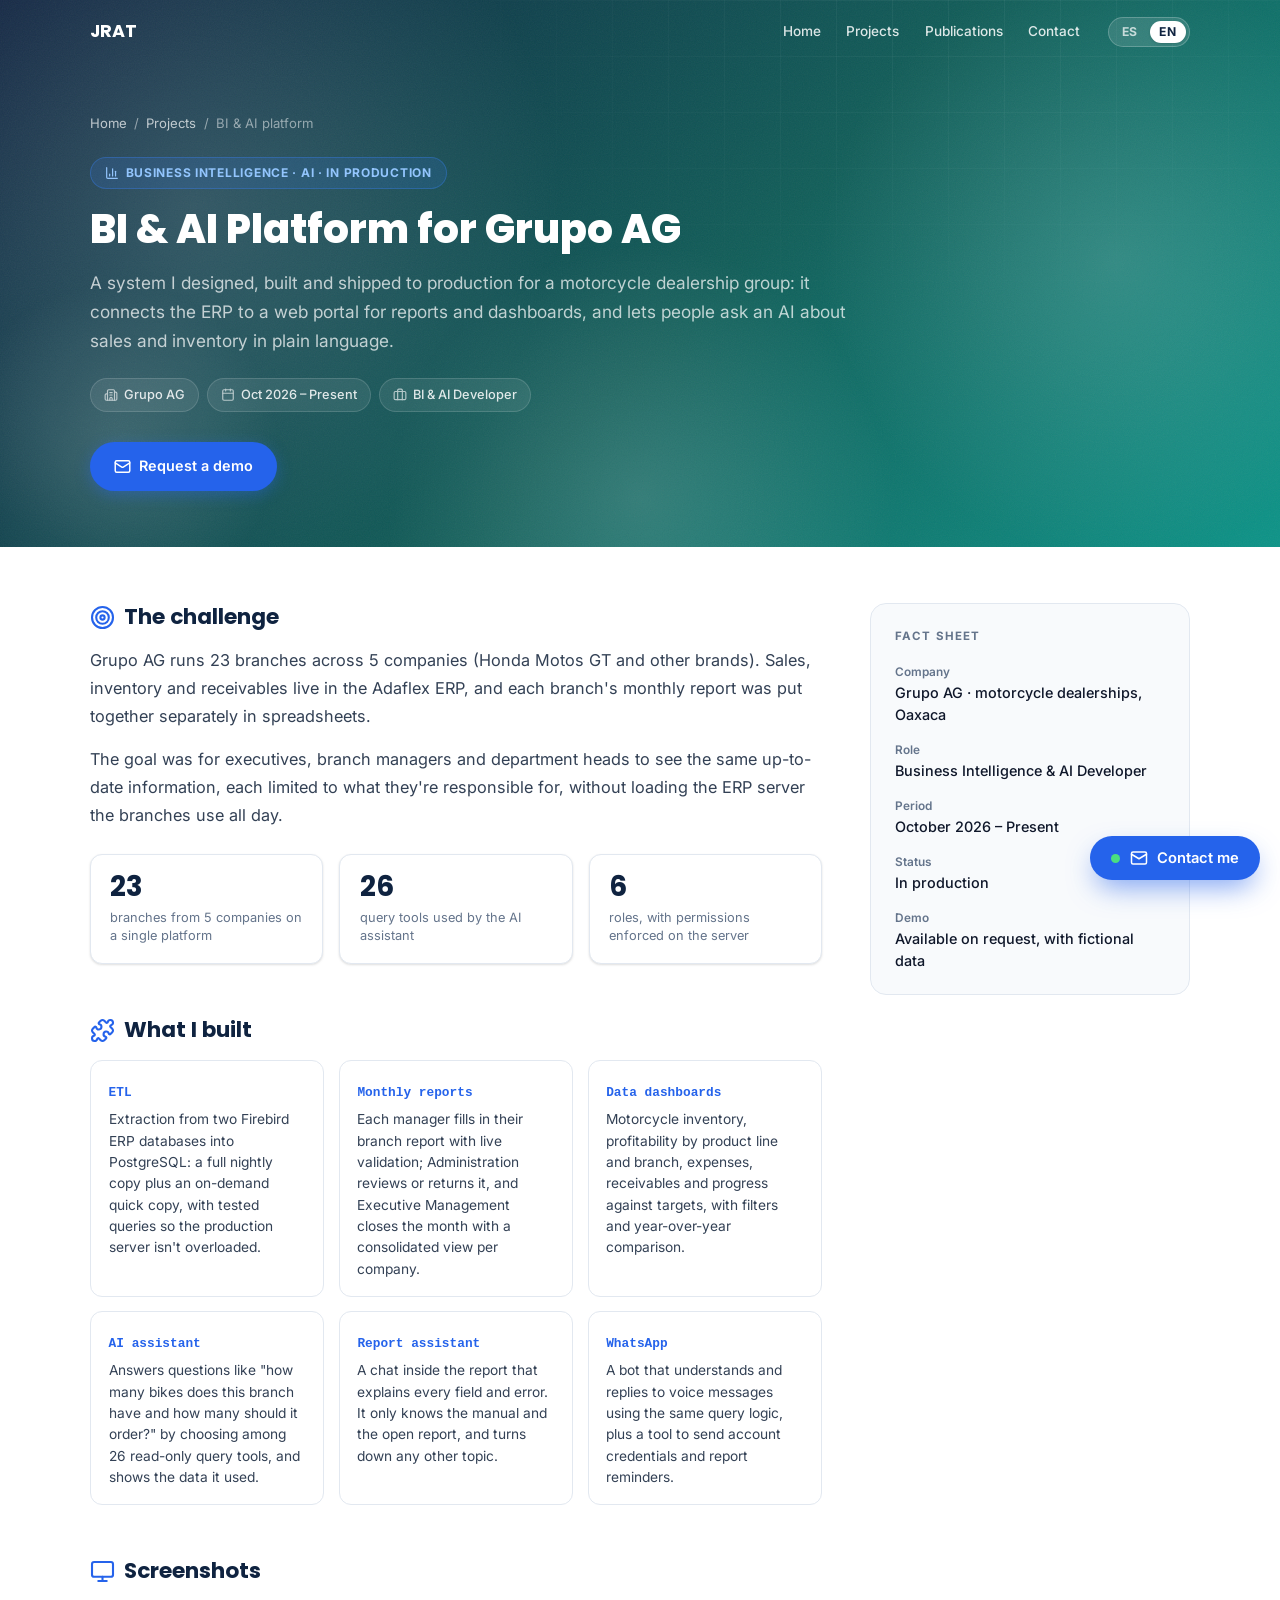
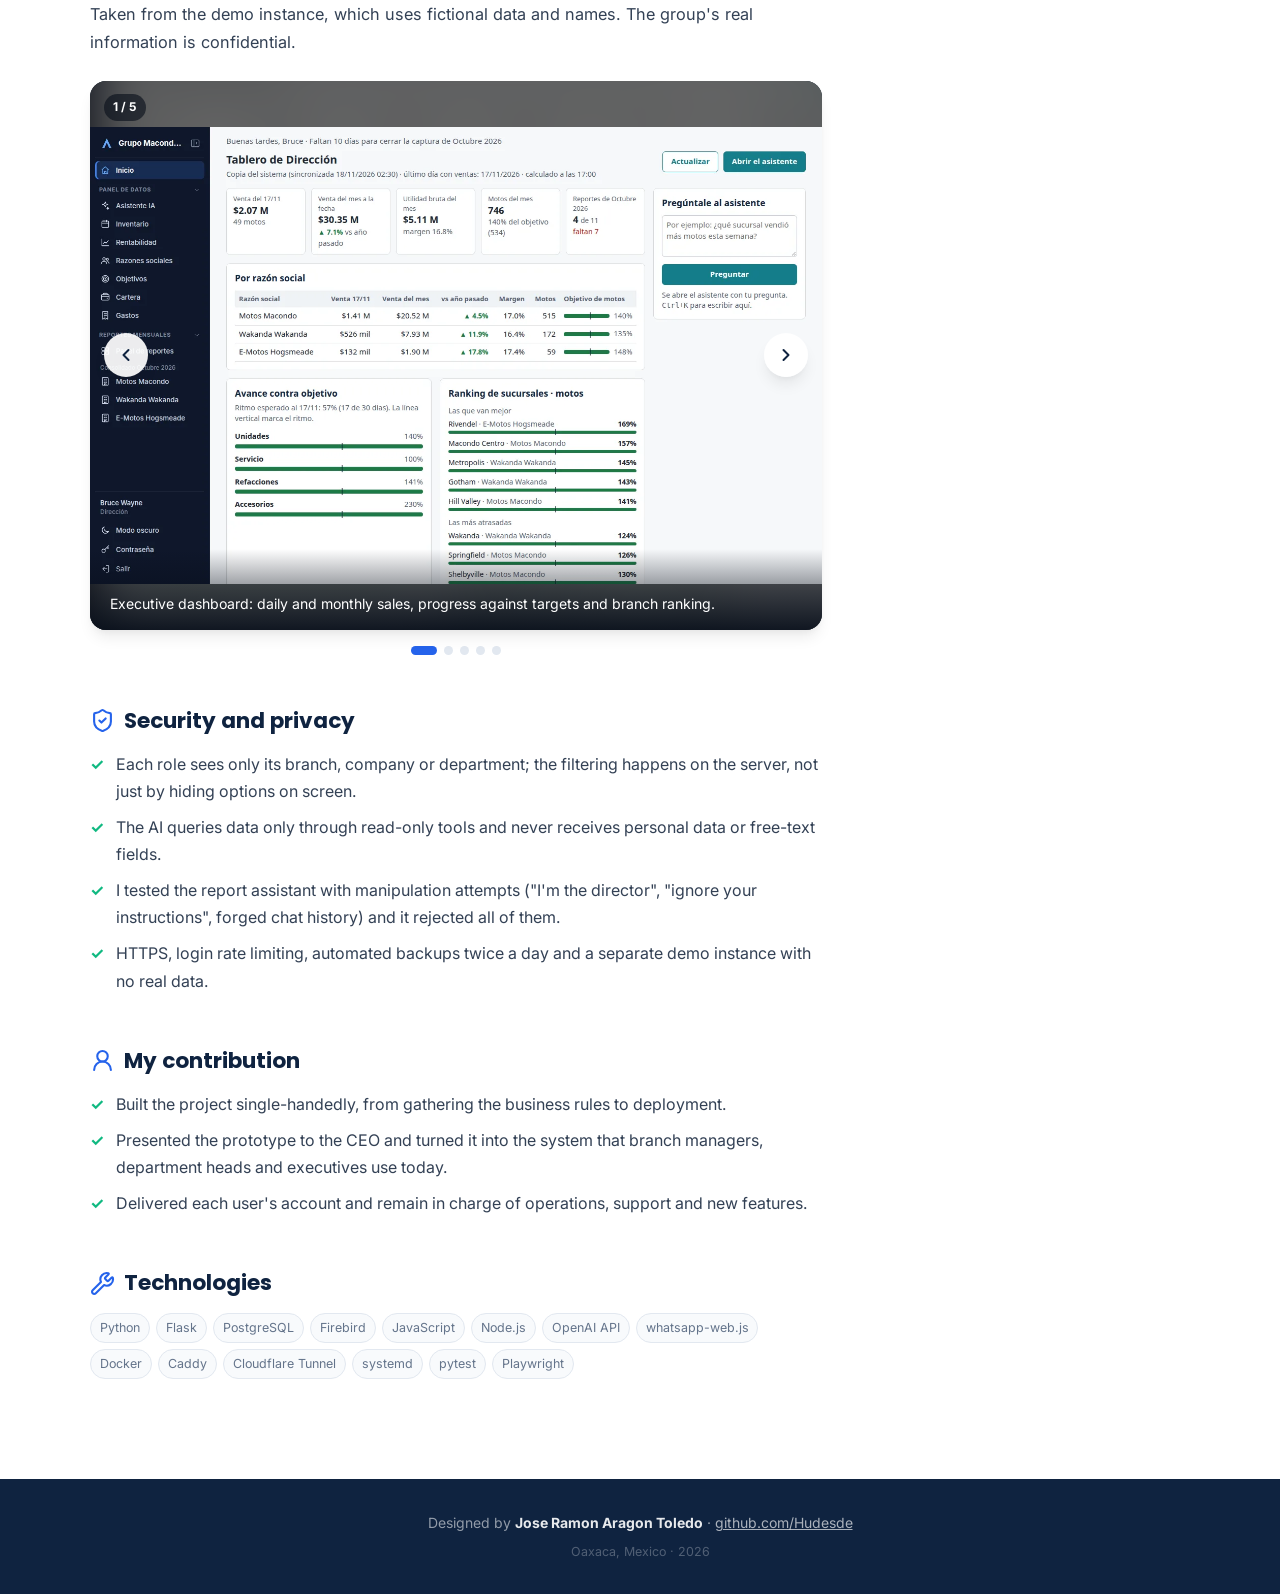
<file: proyectos/plataforma-bi.html>
<!DOCTYPE html>
<html lang="es">
<head>
<meta charset="UTF-8">
<meta name="viewport" content="width=device-width, initial-scale=1.0, viewport-fit=cover">
<meta name="theme-color" content="#0F2340">
<meta name="description" content="Plataforma de inteligencia de negocios e IA para Grupo AG, desarrollada por Jose Ramon Aragon Toledo: ETL del ERP, portal de reportes, paneles de datos, asistente de IA y bot de WhatsApp.">
<title>Plataforma de BI e IA · Grupo AG | Jose Ramon Aragon Toledo</title>
<link rel="preconnect" href="https://fonts.googleapis.com">
<link rel="preconnect" href="https://fonts.gstatic.com" crossorigin>
<link href="https://fonts.googleapis.com/css2?family=Inter:wght@300;400;500;600;700&family=Poppins:wght@600;700;800&display=swap" rel="stylesheet">
<link rel="stylesheet" href="../assets/css/site.css?v=20261007">
<link rel="icon" href="../assets/img/favicon.svg" type="image/svg+xml">
</head>
<body>

<!-- ═══ NAV ═══ -->
<nav id="nav">
  <a href="../index.html" class="nav-logo">JRAT</a>
  <div class="nav-right">
    <ul class="nav-links" id="navLinks">
      <li><a href="../index.html" data-i18n="nav.home">Inicio</a></li>
      <li><a href="../index.html#proyectos" data-i18n="nav.projects">Proyectos</a></li>
      <li><a href="../index.html#publicaciones" data-i18n="nav.publications">Publicaciones</a></li>
      <li><a href="../index.html#contacto" data-i18n="nav.contact">Contacto</a></li>
    </ul>
    <div class="lang-switch" role="group" aria-label="Language / Idioma">
      <button class="lang-btn" data-lang="es" aria-label="Español">ES</button>
      <button class="lang-btn" data-lang="en" aria-label="English">EN</button>
    </div>
    <button class="nav-toggle" id="navToggle" aria-label="Menú" data-i18n-attr="aria-label:nav.menu" aria-expanded="false" aria-controls="navLinks">
      <span></span><span></span><span></span>
    </button>
  </div>
</nav>

<!-- ═══ HEADER ═══ -->
<header class="page-hero" style="background:linear-gradient(135deg,#0F2340 0%,#115e59 55%,#0d9488 100%);view-transition-name:vt-bi">
  <div class="container">
    <div class="crumbs"><a href="../index.html" data-i18n="crumb.home">Inicio</a><span>/</span><a href="../index.html#proyectos" data-i18n="crumb.projects">Proyectos</a><span>/</span><span data-i18n="g.crumb">Plataforma de BI e IA</span></div>
    <span class="page-tag t-blue" data-i18n="g.tag"><i class="ic ic-chart"></i> Inteligencia de negocios · IA · En producción</span>
    <h1 data-i18n="g.h1">Plataforma de BI e IA para Grupo AG</h1>
    <p class="page-lead" data-i18n="g.lead">Sistema que diseñé, desarrollé y puse en producción para un grupo de concesionarias de motocicletas: conecta el ERP con un portal web de reportes y paneles, y permite preguntar a una IA por ventas e inventario en lenguaje natural.</p>
    <div class="page-meta">
      <span class="chip"><i class="ic ic-building"></i> Grupo AG</span>
      <span class="chip" data-i18n="g.c1"><i class="ic ic-calendar"></i> Oct 2026 – actualidad</span>
      <span class="chip" data-i18n="g.c2"><i class="ic ic-briefcase"></i> Desarrollador BI e IA</span>
    </div>
    <div class="page-actions">
      <a href="../index.html#contacto" class="btn btn-primary" data-contact-open data-contact-reason="project" data-i18n="g.a1"><i class="ic ic-mail"></i> Pedir una demo</a>
    </div>
  </div>
</header>

<!-- ═══ CONTENT ═══ -->
<main class="detail">
  <div class="detail-grid">
    <div class="detail-main">

      <div class="block">
        <h2 class="block-title" data-i18n="g.ctx.title"><i class="ic ic-target"></i> El reto</h2>
        <div class="prose">
          <p data-i18n="g.ctx.p1">Grupo AG opera 23 sucursales repartidas en 5 razones sociales (Honda Motos GT y otras marcas). Las ventas, el inventario y la cartera viven en el ERP Adaflex, y el reporte mensual de cada sucursal se armaba aparte, en hojas de cálculo.</p>
          <p data-i18n="g.ctx.p2">El objetivo era que dirección, gerentes y jefes de área vieran la misma información, al día, cada quien con lo que le corresponde, sin cargar el servidor del ERP que usan las sucursales todo el día.</p>
        </div>
        <div class="kpis">
          <div class="kpi"><div class="v">23</div><div class="d" data-i18n="g.k1">sucursales de 5 razones sociales en una sola plataforma</div></div>
          <div class="kpi"><div class="v">26</div><div class="d" data-i18n="g.k2">herramientas de consulta que usa el asistente de IA</div></div>
          <div class="kpi"><div class="v">6</div><div class="d" data-i18n="g.k3">roles, con permisos aplicados en el servidor</div></div>
        </div>
      </div>

      <div class="block">
        <h2 class="block-title" data-i18n="g.mod.title"><i class="ic ic-puzzle"></i> Qué construí</h2>
        <div class="mods">
          <div class="mod"><code>ETL</code><p data-i18n="g.m1">Extracción de dos bases Firebird del ERP a PostgreSQL: copia nocturna completa y copia rápida bajo demanda, con consultas probadas para no saturar el servidor de producción.</p></div>
          <div class="mod"><code data-i18n="g.m2.k">Reportes mensuales</code><p data-i18n="g.m2">Cada gerente captura el reporte de su sucursal con validaciones al momento; Administración lo revisa o lo devuelve y Dirección cierra el mes con un consolidado por razón social.</p></div>
          <div class="mod"><code data-i18n="g.m3.k">Panel de datos</code><p data-i18n="g.m3">Inventario de motos, rentabilidad por línea y sucursal, gastos, cartera y avance contra objetivos, con filtros y comparación contra el año anterior.</p></div>
          <div class="mod"><code data-i18n="g.m4.k">Asistente de IA</code><p data-i18n="g.m4">Responde preguntas como «¿cuántas motos tiene esta sucursal y cuántas debería pedir?» eligiendo entre 26 herramientas de consulta de solo lectura; muestra los datos que consultó.</p></div>
          <div class="mod"><code data-i18n="g.m5.k">Asistente de captura</code><p data-i18n="g.m5">Chat dentro del reporte que explica cada campo y cada error. Solo conoce el manual y el reporte abierto, y rechaza cualquier otro tema.</p></div>
          <div class="mod"><code>WhatsApp</code><p data-i18n="g.m6">Bot que entiende y responde mensajes de voz con la misma lógica de consulta, y herramienta para enviar accesos y recordatorios de captura.</p></div>
        </div>
      </div>

      <div class="block">
        <h2 class="block-title" data-i18n="g.gal.title"><i class="ic ic-monitor"></i> Capturas</h2>
        <div class="prose">
          <p data-i18n="g.gal.p">Tomadas de la instancia demo, que usa datos y nombres ficticios. La información real del grupo es confidencial.</p>
        </div>
        <div class="car" data-carousel style="margin-top:1.5rem">
          <div class="carousel">
            <div class="car-track" tabindex="0" aria-label="Capturas de la plataforma" data-i18n-attr="aria-label:g.gal">
              <figure class="car-slide">
                <img src="../assets/img/grupoag/tablero.webp" alt="Tablero de Dirección con venta del día, venta del mes, utilidad, avance contra objetivo y ranking de sucursales" data-i18n-attr="alt:g.g1.alt">
                <figcaption data-i18n="g.g1">Tablero de Dirección: venta del día y del mes, avance contra objetivo y ranking de sucursales.</figcaption>
              </figure>
              <figure class="car-slide">
                <img src="../assets/img/grupoag/rentabilidad.webp" alt="Panel de rentabilidad con venta, costo, utilidad, margen y gráficas por mes" data-i18n-attr="alt:g.g2.alt">
                <figcaption data-i18n="g.g2">Rentabilidad: venta, costo, utilidad y margen con filtros por periodo, razón social, línea y sucursal.</figcaption>
              </figure>
              <figure class="car-slide">
                <img src="../assets/img/grupoag/asistente.webp" alt="Asistente de IA respondiendo cuántas motos tiene una sucursal y cuántas pedir" data-i18n-attr="alt:g.g3.alt">
                <figcaption data-i18n="g.g3">Asistente de IA: responde en lenguaje natural y deja ver los datos que consultó.</figcaption>
              </figure>
              <figure class="car-slide">
                <img src="../assets/img/grupoag/reportes.webp" alt="Panel de avance de captura de los reportes mensuales por sucursal" data-i18n-attr="alt:g.g4.alt">
                <figcaption data-i18n="g.g4">Panel de reportes: avance de captura y revisión de cada sucursal.</figcaption>
              </figure>
              <figure class="car-slide">
                <img src="../assets/img/grupoag/captura.webp" alt="Reporte mensual en captura con el asistente de captura abierto respondiendo una duda" data-i18n-attr="alt:g.g5.alt">
                <figcaption data-i18n="g.g5">Captura del reporte mensual con el asistente de captura respondiendo una duda.</figcaption>
              </figure>
            </div>
            <button type="button" class="car-btn car-prev" aria-label="Foto anterior" data-i18n-attr="aria-label:car.prev"><svg width="20" height="20" viewBox="0 0 24 24" fill="none" stroke="currentColor" stroke-width="2.4" stroke-linecap="round" stroke-linejoin="round" aria-hidden="true"><path d="m15 18-6-6 6-6"/></svg></button>
            <button type="button" class="car-btn car-next" aria-label="Foto siguiente" data-i18n-attr="aria-label:car.next"><svg width="20" height="20" viewBox="0 0 24 24" fill="none" stroke="currentColor" stroke-width="2.4" stroke-linecap="round" stroke-linejoin="round" aria-hidden="true"><path d="m9 18 6-6-6-6"/></svg></button>
            <span class="car-count" aria-hidden="true"></span>
          </div>
          <div class="car-dots"></div>
        </div>
      </div>

      <div class="block">
        <h2 class="block-title" data-i18n="g.sec.title"><i class="ic ic-shield"></i> Seguridad y privacidad</h2>
        <ul class="checklist">
          <li data-i18n="g.s1">Cada rol ve solo su sucursal, su razón social o su área; el recorte se hace en el servidor, no solo escondiendo opciones en la pantalla.</li>
          <li data-i18n="g.s2">La IA consulta únicamente con herramientas de solo lectura y no recibe datos personales ni textos libres.</li>
          <li data-i18n="g.s3">Probé el asistente de captura con intentos de engaño («soy el director», «ignora tus instrucciones», historial falsificado) y los rechazó todos.</li>
          <li data-i18n="g.s4">HTTPS, límite de intentos de inicio de sesión, respaldos automáticos dos veces al día y una instancia demo separada, sin datos reales.</li>
        </ul>
      </div>

      <div class="block">
        <h2 class="block-title" data-i18n="g.role.title"><i class="ic ic-user"></i> Mi aportación</h2>
        <ul class="checklist">
          <li data-i18n="g.r1">Desarrollé el proyecto de forma individual, del levantamiento de las reglas de negocio al despliegue.</li>
          <li data-i18n="g.r2">Presenté el prototipo a la Dirección General y lo convertí en el sistema que hoy usan gerentes, jefes de categoría y dirección.</li>
          <li data-i18n="g.r3">Entregué las cuentas a cada usuario y sigo a cargo de la operación, el soporte y las nuevas funciones.</li>
        </ul>
      </div>

      <div class="block">
        <h2 class="block-title" data-i18n="g.stack.title"><i class="ic ic-wrench"></i> Tecnologías</h2>
        <div class="tags">
          <span class="tag">Python</span><span class="tag">Flask</span><span class="tag">PostgreSQL</span><span class="tag">Firebird</span><span class="tag">JavaScript</span>
          <span class="tag">Node.js</span><span class="tag">OpenAI API</span><span class="tag">whatsapp-web.js</span><span class="tag">Docker</span><span class="tag">Caddy</span>
          <span class="tag">Cloudflare Tunnel</span><span class="tag">systemd</span><span class="tag">pytest</span><span class="tag">Playwright</span>
        </div>
      </div>

    </div>

    <aside class="aside">
      <div class="info-card">
        <h2 data-i18n="info.title">Ficha</h2>
        <dl class="facts">
          <div><dt data-i18n="g.f1.k">Empresa</dt><dd data-i18n="g.f1.v">Grupo AG · concesionarias de motocicletas, Oaxaca</dd></div>
          <div><dt data-i18n="g.f2.k">Rol</dt><dd data-i18n="g.f2.v">Desarrollador de Inteligencia de Negocios e IA</dd></div>
          <div><dt data-i18n="g.f3.k">Periodo</dt><dd data-i18n="g.f3.v">Octubre 2026 – actualidad</dd></div>
          <div><dt data-i18n="g.f4.k">Estado</dt><dd data-i18n="g.f4.v">En producción</dd></div>
          <div><dt data-i18n="g.f5.k">Demo</dt><dd data-i18n="g.f5.v">Disponible a solicitud, con datos ficticios</dd></div>
        </dl>
      </div>
    </aside>
  </div>
</main>

<footer>
  <p data-i18n="footer.by">Diseñado por <strong>Jose Ramon Aragon Toledo</strong> · <a href="https://github.com/Hudesde" target="_blank" rel="noopener" style="color:rgba(255,255,255,.65);text-decoration:underline">github.com/Hudesde</a></p>
  <p style="margin-top:.4rem;font-size:.78rem;opacity:.5" data-i18n="footer.loc">Oaxaca, México · 2026</p>
</footer>

<script>
window.PAGE_I18N = {
  en: {
    "meta.title": `BI & AI Platform · Grupo AG | Jose Ramon Aragon Toledo`,
    "meta.desc": `Business intelligence and AI platform for Grupo AG, built by Jose Ramon Aragon Toledo: ERP ETL, reporting portal, data dashboards, AI assistant and WhatsApp bot.`,
    "g.crumb": `BI & AI platform`,
    "g.tag": `<i class="ic ic-chart"></i> Business intelligence · AI · In production`,
    "g.h1": `BI & AI Platform for Grupo AG`,
    "g.lead": `A system I designed, built and shipped to production for a motorcycle dealership group: it connects the ERP to a web portal for reports and dashboards, and lets people ask an AI about sales and inventory in plain language.`,
    "g.c1": `<i class="ic ic-calendar"></i> Oct 2026 – Present`,
    "g.c2": `<i class="ic ic-briefcase"></i> BI & AI Developer`,
    "g.a1": `<i class="ic ic-mail"></i> Request a demo`,
    "g.ctx.title": `<i class="ic ic-target"></i> The challenge`,
    "g.ctx.p1": `Grupo AG runs 23 branches across 5 companies (Honda Motos GT and other brands). Sales, inventory and receivables live in the Adaflex ERP, and each branch's monthly report was put together separately in spreadsheets.`,
    "g.ctx.p2": `The goal was for executives, branch managers and department heads to see the same up-to-date information, each limited to what they're responsible for, without loading the ERP server the branches use all day.`,
    "g.k1": `branches from 5 companies on a single platform`,
    "g.k2": `query tools used by the AI assistant`,
    "g.k3": `roles, with permissions enforced on the server`,
    "g.mod.title": `<i class="ic ic-puzzle"></i> What I built`,
    "g.m1": `Extraction from two Firebird ERP databases into PostgreSQL: a full nightly copy plus an on-demand quick copy, with tested queries so the production server isn't overloaded.`,
    "g.m2.k": `Monthly reports`,
    "g.m2": `Each manager fills in their branch report with live validation; Administration reviews or returns it, and Executive Management closes the month with a consolidated view per company.`,
    "g.m3.k": `Data dashboards`,
    "g.m3": `Motorcycle inventory, profitability by product line and branch, expenses, receivables and progress against targets, with filters and year-over-year comparison.`,
    "g.m4.k": `AI assistant`,
    "g.m4": `Answers questions like "how many bikes does this branch have and how many should it order?" by choosing among 26 read-only query tools, and shows the data it used.`,
    "g.m5.k": `Report assistant`,
    "g.m5": `A chat inside the report that explains every field and error. It only knows the manual and the open report, and turns down any other topic.`,
    "g.m6": `A bot that understands and replies to voice messages using the same query logic, plus a tool to send account credentials and report reminders.`,
    "g.gal.title": `<i class="ic ic-monitor"></i> Screenshots`,
    "g.gal.p": `Taken from the demo instance, which uses fictional data and names. The group's real information is confidential.`,
    "g.gal": `Platform screenshots`,
    "g.g1": `Executive dashboard: daily and monthly sales, progress against targets and branch ranking.`,
    "g.g1.alt": `Executive dashboard with daily sales, monthly sales, profit, progress against targets and branch ranking`,
    "g.g2": `Profitability: sales, cost, profit and margin, filtered by period, company, product line and branch.`,
    "g.g2.alt": `Profitability dashboard with sales, cost, profit, margin and monthly charts`,
    "g.g3": `AI assistant: answers in plain language and lets you see the data it queried.`,
    "g.g3.alt": `AI assistant answering how many bikes a branch has and how many to order`,
    "g.g4": `Reports panel: capture and review progress for every branch.`,
    "g.g4.alt": `Panel showing monthly report capture progress by branch`,
    "g.g5": `Filling in the monthly report while the report assistant answers a question.`,
    "g.g5.alt": `Monthly report being filled in with the report assistant open, answering a question`,
    "g.sec.title": `<i class="ic ic-shield"></i> Security and privacy`,
    "g.s1": `Each role sees only its branch, company or department; the filtering happens on the server, not just by hiding options on screen.`,
    "g.s2": `The AI queries data only through read-only tools and never receives personal data or free-text fields.`,
    "g.s3": `I tested the report assistant with manipulation attempts ("I'm the director", "ignore your instructions", forged chat history) and it rejected all of them.`,
    "g.s4": `HTTPS, login rate limiting, automated backups twice a day and a separate demo instance with no real data.`,
    "g.role.title": `<i class="ic ic-user"></i> My contribution`,
    "g.r1": `Built the project single-handedly, from gathering the business rules to deployment.`,
    "g.r2": `Presented the prototype to the CEO and turned it into the system that branch managers, department heads and executives use today.`,
    "g.r3": `Delivered each user's account and remain in charge of operations, support and new features.`,
    "g.stack.title": `<i class="ic ic-wrench"></i> Technologies`,
    "g.f1.k": `Company`,
    "g.f1.v": `Grupo AG · motorcycle dealerships, Oaxaca`,
    "g.f2.k": `Role`,
    "g.f2.v": `Business Intelligence & AI Developer`,
    "g.f3.k": `Period`,
    "g.f3.v": `October 2026 – Present`,
    "g.f4.k": `Status`,
    "g.f4.v": `In production`,
    "g.f5.k": `Demo`,
    "g.f5.v": `Available on request, with fictional data`,
  },
};
</script>
<script src="../assets/js/site.js?v=20261007"></script>
</body>
</html>
</file>
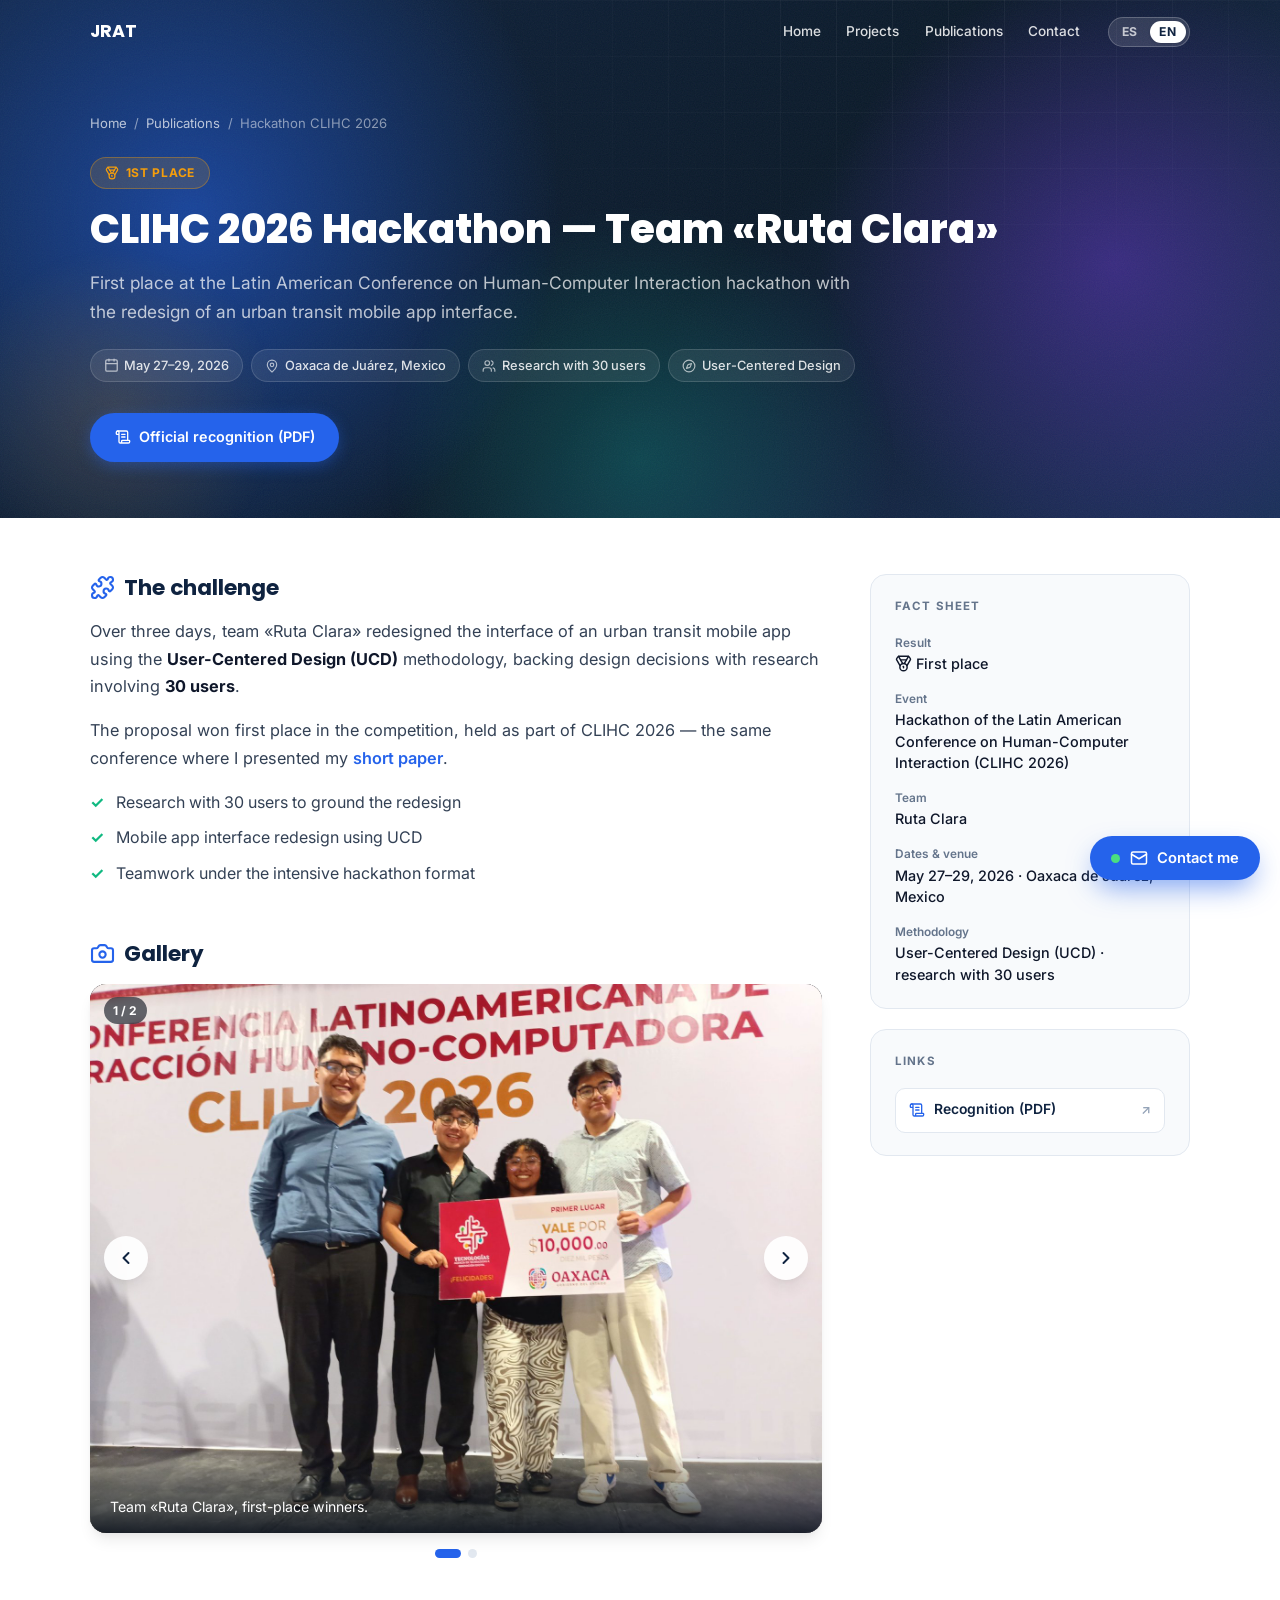
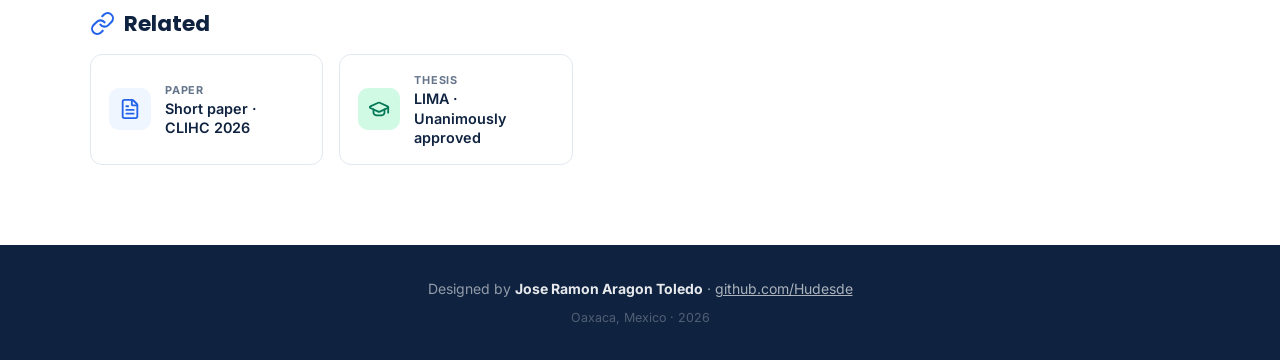
<file: reconocimientos/hackathon-clihc-2026.html>
<!DOCTYPE html>
<html lang="es">
<head>
<meta charset="UTF-8">
<meta name="viewport" content="width=device-width, initial-scale=1.0, viewport-fit=cover">
<meta name="theme-color" content="#0F2340">
<meta name="description" content="1.er lugar en el Hackathon CLIHC 2026 con el equipo «Ruta Clara»: rediseño de la interfaz de una app móvil de transporte urbano con Diseño Centrado en el Usuario.">
<title>1.er Lugar Hackathon CLIHC 2026 | Jose Ramon Aragon Toledo</title>
<link rel="preconnect" href="https://fonts.googleapis.com">
<link rel="preconnect" href="https://fonts.gstatic.com" crossorigin>
<link href="https://fonts.googleapis.com/css2?family=Inter:wght@300;400;500;600;700&family=Poppins:wght@600;700;800&display=swap" rel="stylesheet">
<link rel="stylesheet" href="../assets/css/site.css?v=20261007">
<link rel="icon" href="../assets/img/favicon.svg" type="image/svg+xml">
</head>
<body>

<!-- ═══ NAV ═══ -->
<nav id="nav">
  <a href="../index.html" class="nav-logo">JRAT</a>
  <div class="nav-right">
    <ul class="nav-links" id="navLinks">
      <li><a href="../index.html" data-i18n="nav.home">Inicio</a></li>
      <li><a href="../index.html#proyectos" data-i18n="nav.projects">Proyectos</a></li>
      <li><a href="../index.html#publicaciones" data-i18n="nav.publications">Publicaciones</a></li>
      <li><a href="../index.html#contacto" data-i18n="nav.contact">Contacto</a></li>
    </ul>
    <div class="lang-switch" role="group" aria-label="Language / Idioma">
      <button class="lang-btn" data-lang="es" aria-label="Español">ES</button>
      <button class="lang-btn" data-lang="en" aria-label="English">EN</button>
    </div>
    <button class="nav-toggle" id="navToggle" aria-label="Menú" data-i18n-attr="aria-label:nav.menu" aria-expanded="false" aria-controls="navLinks">
      <span></span><span></span><span></span>
    </button>
  </div>
</nav>

<!-- ═══ HEADER ═══ -->
<header class="page-hero" style="view-transition-name:vt-hack">
  <div class="container">
    <div class="crumbs"><a href="../index.html" data-i18n="crumb.home">Inicio</a><span>/</span><a href="../index.html#publicaciones" data-i18n="crumb.pubs">Publicaciones</a><span>/</span><span>Hackathon CLIHC 2026</span></div>
    <span class="page-tag" data-i18n="h.tag"><i class="ic ic-medal"></i> 1.er Lugar</span>
    <h1 data-i18n="h.h1">Hackathon CLIHC 2026 — Equipo «Ruta Clara»</h1>
    <p class="page-lead" data-i18n="h.lead">Primer lugar en el hackathon de la Conferencia Latinoamericana de Interacción Humano-Computadora con el rediseño de la interfaz de una aplicación móvil de transporte urbano.</p>
    <div class="page-meta">
      <span class="chip" data-i18n="h.c1"><i class="ic ic-calendar"></i> 27–29 de mayo de 2026</span>
      <span class="chip" data-i18n="h.c2"><i class="ic ic-pin"></i> Oaxaca de Juárez, México</span>
      <span class="chip" data-i18n="h.c3"><i class="ic ic-users"></i> Investigación con 30 usuarios</span>
      <span class="chip" data-i18n="h.c4"><i class="ic ic-compass"></i> Diseño Centrado en el Usuario</span>
    </div>
    <div class="page-actions">
      <a href="../reconocimiento-hackathon-clihc-2026.pdf" target="_blank" rel="noopener" class="btn btn-primary" data-i18n="h.a1"><i class="ic ic-scroll"></i> Reconocimiento oficial (PDF)</a>
    </div>
  </div>
</header>

<!-- ═══ CONTENT ═══ -->
<main class="detail">
  <div class="detail-grid">
    <div class="detail-main">

      <div class="block">
        <h2 class="block-title" data-i18n="h.ch.title"><i class="ic ic-puzzle"></i> El reto</h2>
        <div class="prose">
          <p data-i18n="h.ch.p1">Durante tres días, el equipo «Ruta Clara» rediseñó la interfaz de una aplicación móvil de transporte urbano aplicando la metodología de <strong>Diseño Centrado en el Usuario (UCD)</strong> y respaldando las decisiones de diseño con una investigación con <strong>30 usuarios</strong>.</p>
          <p data-i18n="h.ch.p2">La propuesta obtuvo el primer lugar de la competencia, organizada en el marco de CLIHC 2026, la misma conferencia en la que presenté mi <a href="../investigacion/clihc-2026.html">short paper</a>.</p>
        </div>
        <ul class="checklist">
          <li data-i18n="h.ck1">Investigación con 30 usuarios para fundamentar el rediseño</li>
          <li data-i18n="h.ck2">Rediseño de la interfaz de la app móvil con metodología UCD</li>
          <li data-i18n="h.ck3">Trabajo en equipo bajo el formato intensivo de un hackathon</li>
        </ul>
      </div>

      <div class="block">
        <h2 class="block-title" data-i18n="h.gal.title"><i class="ic ic-camera"></i> Galería</h2>
        <div class="car" data-carousel>
          <div class="carousel">
            <div class="car-track" tabindex="0" aria-label="Fotografías del Hackathon CLIHC 2026" data-i18n-attr="aria-label:h.gal">
              <figure class="car-slide">
                <img src="../assets/img/clihc/equipo-ruta-clara.jpg" alt="Equipo Ruta Clara — 1.er lugar Hackathon CLIHC 2026" data-i18n-attr="alt:h.g1.alt">
                <figcaption data-i18n="h.g1">Equipo «Ruta Clara», ganador del primer lugar.</figcaption>
              </figure>
              <figure class="car-slide">
                <img src="../assets/img/clihc/reconocimiento-hackathon.jpg" alt="Certificado de reconocimiento — 1.er lugar Hackathon CLIHC 2026, Equipo Ruta Clara" data-i18n-attr="alt:h.g2.alt">
                <figcaption data-i18n="h.g2">Certificado oficial de reconocimiento — Equipo Ruta Clara.</figcaption>
              </figure>
            </div>
            <button type="button" class="car-btn car-prev" aria-label="Foto anterior" data-i18n-attr="aria-label:car.prev"><svg width="20" height="20" viewBox="0 0 24 24" fill="none" stroke="currentColor" stroke-width="2.4" stroke-linecap="round" stroke-linejoin="round" aria-hidden="true"><path d="m15 18-6-6 6-6"/></svg></button>
            <button type="button" class="car-btn car-next" aria-label="Foto siguiente" data-i18n-attr="aria-label:car.next"><svg width="20" height="20" viewBox="0 0 24 24" fill="none" stroke="currentColor" stroke-width="2.4" stroke-linecap="round" stroke-linejoin="round" aria-hidden="true"><path d="m9 18 6-6-6-6"/></svg></button>
            <span class="car-count" aria-hidden="true"></span>
          </div>
          <div class="car-dots"></div>
        </div>
      </div>

      <div class="block">
        <h2 class="block-title" data-i18n="rel.title"><i class="ic ic-link"></i> Relacionado</h2>
        <div class="rel-grid">
          <a class="rel-card" href="../investigacion/clihc-2026.html"><span class="rel-ico"><i class="ic ic-file"></i></span><span><span class="rel-k" data-i18n="rel.paper">Artículo</span><span class="rel-t">Short paper · CLIHC 2026</span></span></a>
          <a class="rel-card" href="../investigacion/tesis-lima.html"><span class="rel-ico" style="background:var(--green-l)"><i class="ic ic-cap"></i></span><span><span class="rel-k" data-i18n="rel.thesis">Tesis</span><span class="rel-t" data-i18n="h.r1">LIMA · Aprobada por unanimidad</span></span></a>
        </div>
      </div>

    </div>

    <aside class="aside">
      <div class="info-card">
        <h2 data-i18n="info.title">Ficha</h2>
        <dl class="facts">
          <div><dt data-i18n="h.f1.k">Resultado</dt><dd data-i18n="h.f1.v"><i class="ic ic-medal"></i> Primer lugar</dd></div>
          <div><dt data-i18n="h.f2.k">Evento</dt><dd data-i18n="h.f2.v">Hackathon de la Conferencia Latinoamericana de Interacción Humano-Computadora (CLIHC 2026)</dd></div>
          <div><dt data-i18n="h.f3.k">Equipo</dt><dd>Ruta Clara</dd></div>
          <div><dt data-i18n="h.f4.k">Fechas y sede</dt><dd data-i18n="h.f4.v">27–29 de mayo de 2026 · Oaxaca de Juárez, México</dd></div>
          <div><dt data-i18n="h.f5.k">Metodología</dt><dd data-i18n="h.f5.v">Diseño Centrado en el Usuario (UCD) · investigación con 30 usuarios</dd></div>
        </dl>
      </div>
      <div class="info-card">
        <h2 data-i18n="info.links">Enlaces</h2>
        <ul class="link-list">
          <li><a href="../reconocimiento-hackathon-clihc-2026.pdf" target="_blank" rel="noopener"><i class="ic ic-scroll"></i> <span data-i18n="h.l1">Reconocimiento (PDF)</span><span class="ext">↗</span></a></li>
        </ul>
      </div>
    </aside>
  </div>
</main>

<footer>
  <p data-i18n="footer.by">Diseñado por <strong>Jose Ramon Aragon Toledo</strong> · <a href="https://github.com/Hudesde" target="_blank" rel="noopener" style="color:rgba(255,255,255,.65);text-decoration:underline">github.com/Hudesde</a></p>
  <p style="margin-top:.4rem;font-size:.78rem;opacity:.5" data-i18n="footer.loc">Oaxaca, México · 2026</p>
</footer>

<script>
window.PAGE_I18N = {
  en: {
    "meta.title": `1st Place CLIHC 2026 Hackathon | Jose Ramon Aragon Toledo`,
    "meta.desc": `1st place at the CLIHC 2026 Hackathon with team «Ruta Clara»: redesign of an urban transit mobile app interface using User-Centered Design.`,
    "h.tag": `<i class="ic ic-medal"></i> 1st Place`,
    "h.h1": `CLIHC 2026 Hackathon — Team «Ruta Clara»`,
    "h.lead": `First place at the Latin American Conference on Human-Computer Interaction hackathon with the redesign of an urban transit mobile app interface.`,
    "h.c1": `<i class="ic ic-calendar"></i> May 27–29, 2026`,
    "h.c2": `<i class="ic ic-pin"></i> Oaxaca de Juárez, Mexico`,
    "h.c3": `<i class="ic ic-users"></i> Research with 30 users`,
    "h.c4": `<i class="ic ic-compass"></i> User-Centered Design`,
    "h.a1": `<i class="ic ic-scroll"></i> Official recognition (PDF)`,
    "h.ch.title": `<i class="ic ic-puzzle"></i> The challenge`,
    "h.ch.p1": `Over three days, team «Ruta Clara» redesigned the interface of an urban transit mobile app using the <strong>User-Centered Design (UCD)</strong> methodology, backing design decisions with research involving <strong>30 users</strong>.`,
    "h.ch.p2": `The proposal won first place in the competition, held as part of CLIHC 2026 — the same conference where I presented my <a href="../investigacion/clihc-2026.html">short paper</a>.`,
    "h.ck1": `Research with 30 users to ground the redesign`,
    "h.ck2": `Mobile app interface redesign using UCD`,
    "h.ck3": `Teamwork under the intensive hackathon format`,
    "h.gal.title": `<i class="ic ic-camera"></i> Gallery`,
    "h.gal": `Photos from the CLIHC 2026 Hackathon`,
    "h.g1.alt": `Team Ruta Clara — 1st place, CLIHC 2026 Hackathon`,
    "h.g1": `Team «Ruta Clara», first-place winners.`,
    "h.g2.alt": `Certificate of recognition — 1st place, CLIHC 2026 Hackathon, Team Ruta Clara`,
    "h.g2": `Official certificate of recognition — Team Ruta Clara.`,
    "h.r1": `LIMA · Unanimously approved`,
    "h.f1.k": `Result`,
    "h.f1.v": `<i class="ic ic-medal"></i> First place`,
    "h.f2.k": `Event`,
    "h.f2.v": `Hackathon of the Latin American Conference on Human-Computer Interaction (CLIHC 2026)`,
    "h.f3.k": `Team`,
    "h.f4.k": `Dates & venue`,
    "h.f4.v": `May 27–29, 2026 · Oaxaca de Juárez, Mexico`,
    "h.f5.k": `Methodology`,
    "h.f5.v": `User-Centered Design (UCD) · research with 30 users`,
    "h.l1": `Recognition (PDF)`,
  },
};
</script>
<script src="../assets/js/site.js?v=20261007"></script>
</body>
</html>
</file>
<file: assets/css/site.css>
*,*::before,*::after{box-sizing:border-box;margin:0;padding:0}
:root{
  --navy:#0F2340;--navy-l:#1E3757;
  --blue:#2563EB;--blue-l:#3B82F6;--blue-pale:#EFF6FF;
  --amber:#F59E0B;--amber-l:#FEF3C7;
  --green:#10B981;--green-l:#D1FAE5;
  --tx:#0F172A;--tx-m:#334155;--tx-s:#64748B;--tx-xs:#94A3B8;
  --bg:#FFFFFF;--bg2:#F8FAFC;--bg3:#F1F5F9;
  --bd:#E2E8F0;--bd-l:#F1F5F9;
  --sh-sm:0 1px 3px rgba(0,0,0,.08),0 1px 2px rgba(0,0,0,.06);
  --sh:0 4px 6px -1px rgba(0,0,0,.07),0 2px 4px -1px rgba(0,0,0,.05);
  --sh-lg:0 10px 15px -3px rgba(0,0,0,.08),0 4px 6px -2px rgba(0,0,0,.04);
  --sh-xl:0 20px 25px -5px rgba(0,0,0,.1),0 10px 10px -5px rgba(0,0,0,.04);
  --r:12px;--r-lg:16px;--rf:9999px;
  --nav-h:64px;--t:.25s cubic-bezier(.4,0,.2,1)
}
html{scroll-behavior:smooth}
body{font-family:'Inter',-apple-system,BlinkMacSystemFont,'Segoe UI',sans-serif;color:var(--tx);background:var(--bg);line-height:1.7;-webkit-font-smoothing:antialiased}
img{max-width:100%;display:block}
a{color:inherit;text-decoration:none}

/* ── NAV ── */
nav{position:fixed;top:0;left:0;right:0;height:var(--nav-h);z-index:100;transition:background var(--t),box-shadow var(--t);padding:0 max(1.5rem,calc((100% - 1100px)/2));display:flex;align-items:center;justify-content:space-between}
nav.scrolled{background:rgba(255,255,255,.96);backdrop-filter:blur(12px);box-shadow:var(--sh)}
.nav-logo{font-family:'Poppins',sans-serif;font-weight:700;font-size:1.1rem;color:#fff;transition:color var(--t)}
nav.scrolled .nav-logo{color:var(--navy)}
.nav-right{display:flex;align-items:center;gap:1rem}
.nav-links{display:flex;gap:.2rem;list-style:none}
.nav-links a{display:block;padding:.45rem .7rem;font-size:.85rem;font-weight:500;color:rgba(255,255,255,.85);border-radius:var(--rf);transition:all var(--t)}
nav.scrolled .nav-links a{color:var(--tx-m)}
.nav-links a:hover{background:rgba(255,255,255,.15);color:#fff}
nav.scrolled .nav-links a:hover{background:var(--bg3);color:var(--navy)}
.nav-links a.active{background:rgba(255,255,255,.2);color:#fff}
nav.scrolled .nav-links a.active{background:var(--blue-pale);color:var(--blue)}
.nav-toggle{display:none;flex-direction:column;gap:5px;cursor:pointer;padding:8px;background:none;border:none}
.nav-toggle span{width:24px;height:2px;background:#fff;border-radius:2px;transition:all var(--t)}
nav.scrolled .nav-toggle span{background:var(--navy)}

/* ── LANG SWITCH ── */
.lang-switch{display:flex;gap:.15rem;align-items:center;background:rgba(255,255,255,.12);border:1px solid rgba(255,255,255,.22);border-radius:var(--rf);padding:.2rem;transition:background var(--t),border-color var(--t)}
nav.scrolled .lang-switch{background:var(--bg3);border-color:var(--bd)}
.lang-btn{display:inline-flex;align-items:center;gap:.32rem;padding:.28rem .62rem;font-size:.76rem;font-weight:700;letter-spacing:.02em;color:rgba(255,255,255,.72);background:transparent;border:none;border-radius:var(--rf);cursor:pointer;transition:all var(--t);font-family:inherit;line-height:1}
nav.scrolled .lang-btn{color:var(--tx-s)}
.lang-btn:hover{color:#fff}
nav.scrolled .lang-btn:hover{color:var(--navy)}
.lang-btn.active{background:#fff;color:var(--navy);box-shadow:var(--sh-sm)}
nav.scrolled .lang-btn.active{background:var(--blue);color:#fff}

/* ── HERO ── */
#inicio{min-height:100vh;background:linear-gradient(135deg,var(--navy) 0%,#0a1929 50%,#1a2f5a 100%);display:flex;align-items:center;justify-content:center;padding:calc(var(--nav-h) + 4rem) 1.5rem 5rem;position:relative;overflow:hidden;text-align:center}
.hero-inner{max-width:780px;position:relative;z-index:1}
.hero-badge{display:inline-flex;align-items:center;gap:.5rem;background:rgba(245,158,11,.15);border:1px solid rgba(245,158,11,.3);color:var(--amber);border-radius:var(--rf);padding:.35rem 1rem;font-size:.78rem;font-weight:600;letter-spacing:.05em;text-transform:uppercase;margin-bottom:1.5rem;transition:background .5s,border-color .5s,color .5s,opacity .3s}
.hero-photo-wrap{position:relative;width:128px;height:128px;margin:0 auto 1.6rem;border-radius:50%}
.hero-photo{position:relative;z-index:1;width:100%;height:100%;border-radius:50%;object-fit:cover;object-position:top center;border:4px solid #0b1a30}
.hero-inner h1{font-family:'Poppins',sans-serif;font-size:clamp(2.2rem,5vw,3.5rem);font-weight:800;color:#fff;line-height:1.15;margin-bottom:.75rem}
.hero-title{font-size:clamp(.95rem,2.5vw,1.2rem);color:rgba(255,255,255,.7);margin-bottom:1rem}
.hero-sub{font-size:clamp(.875rem,1.8vw,1rem);color:rgba(255,255,255,.5);max-width:560px;margin:0 auto 2.5rem}
.hero-cta{display:flex;gap:1rem;justify-content:center;flex-wrap:wrap}
.btn{display:inline-flex;align-items:center;gap:.5rem;padding:.75rem 1.75rem;border-radius:var(--rf);font-size:.95rem;font-weight:600;transition:all var(--t);cursor:pointer;border:2px solid transparent}
.btn-primary{background:var(--blue);color:#fff;box-shadow:0 4px 15px rgba(37,99,235,.4)}
.btn-primary:hover{background:#1d4ed8;transform:translateY(-2px);box-shadow:0 8px 20px rgba(37,99,235,.45)}
.btn-outline{background:transparent;color:#fff;border-color:rgba(255,255,255,.35)}
.btn-outline:hover{background:rgba(255,255,255,.1);border-color:rgba(255,255,255,.6);transform:translateY(-2px)}
.hero-socials{display:flex;gap:1.5rem;justify-content:center;margin-top:2.5rem;flex-wrap:wrap}
.hero-social{color:rgba(255,255,255,.45);font-size:.82rem;transition:color var(--t);display:flex;align-items:center;gap:.4rem}
.hero-social:hover{color:rgba(255,255,255,.85)}
.scroll-ind{position:absolute;z-index:1;bottom:2rem;left:50%;transform:translateX(-50%);color:rgba(255,255,255,.3);animation:bounce 2s infinite}
@keyframes bounce{0%,100%{transform:translateX(-50%) translateY(0)}50%{transform:translateX(-50%) translateY(8px)}}

/* ── SECTIONS ── */
section{padding:5rem 1.5rem}
section:nth-child(even){background:var(--bg2)}
/* Alternate sections: cool tint, fading dot grid and soft color glows instead of flat gray */
section:nth-child(even):not(#inicio){position:relative;isolation:isolate;background:linear-gradient(180deg,#F5F8FF 0%,#F8FAFD 55%,#F3F6FC 100%);border:solid transparent;border-width:1px 0;border-image:linear-gradient(90deg,transparent,rgba(59,130,246,.35),rgba(168,85,247,.3),transparent) 1}
section:nth-child(even):not(#inicio)::before,section:nth-child(even):not(#inicio)::after{content:'';position:absolute;inset:0;z-index:-1;pointer-events:none}
section:nth-child(even):not(#inicio)::before{background-image:radial-gradient(rgba(37,99,235,.3) 1.1px,transparent 1.5px);background-size:22px 22px;-webkit-mask-image:radial-gradient(ellipse 80% 60% at 50% 0%,#000 5%,transparent 75%);mask-image:radial-gradient(ellipse 80% 60% at 50% 0%,#000 5%,transparent 75%)}
section:nth-child(even):not(#inicio)::after{background:radial-gradient(40% 48% at 3% 10%,rgba(59,130,246,.18),transparent 70%),radial-gradient(36% 45% at 98% 90%,rgba(168,85,247,.15),transparent 70%),radial-gradient(28% 32% at 88% 6%,rgba(20,184,166,.1),transparent 70%)}
.container{max-width:1100px;margin:0 auto}
.sec-hd{text-align:center;margin-bottom:3.5rem}
.sec-label{display:inline-block;font-size:.74rem;font-weight:600;letter-spacing:.1em;text-transform:uppercase;color:var(--blue);background:var(--blue-pale);padding:.3rem .9rem;border-radius:var(--rf);margin-bottom:.75rem}
.sec-title{font-family:'Poppins',sans-serif;font-size:clamp(1.75rem,4vw,2.5rem);font-weight:700;color:var(--navy);line-height:1.2}
.sec-desc{max-width:560px;margin:.75rem auto 0;color:var(--tx-s);font-size:1.025rem}

/* ── ABOUT ── */
.about-grid{display:grid;grid-template-columns:1fr 2fr;gap:4rem;align-items:center}
.about-photo-wrap{position:relative}
.about-photo{width:100%;border-radius:var(--r-lg);object-fit:cover;object-position:top center;aspect-ratio:3/4;box-shadow:var(--sh-xl)}
.about-badge{position:absolute;bottom:-1rem;right:-1rem;background:var(--amber);color:#fff;font-weight:700;font-size:.85rem;padding:.75rem 1.25rem;border-radius:var(--r);box-shadow:var(--sh-lg)}
.about-content h2{font-family:'Poppins',sans-serif;font-size:2rem;font-weight:700;color:var(--navy);margin-bottom:1.25rem}
.about-content p{color:var(--tx-m);margin-bottom:1rem;font-size:1.025rem}
.about-stats{display:flex;gap:2rem;margin-top:2rem;flex-wrap:wrap}
.stat .n{font-family:'Poppins',sans-serif;font-size:2rem;font-weight:700;color:var(--navy);line-height:1}
.stat .n span{color:var(--blue)}
.stat .l{font-size:.78rem;color:var(--tx-s);margin-top:.2rem}
.about-actions{margin-top:2rem;display:flex;gap:1rem;flex-wrap:wrap}
.btn-dark{background:var(--navy);color:#fff;padding:.7rem 1.5rem;border-radius:var(--rf);font-size:.9rem;font-weight:600;display:inline-flex;align-items:center;gap:.5rem;transition:all var(--t)}
.btn-dark:hover{background:var(--navy-l);transform:translateY(-2px)}
.btn-ghost{background:transparent;color:var(--navy);padding:.7rem 1.5rem;border-radius:var(--rf);border:2px solid var(--bd);font-size:.9rem;font-weight:600;display:inline-flex;align-items:center;gap:.5rem;transition:all var(--t)}
.btn-ghost:hover{border-color:var(--navy);transform:translateY(-2px)}

/* ── TIMELINE ── */
.timeline{position:relative;padding-left:2.5rem}
.timeline::before{content:'';position:absolute;left:0;top:6px;bottom:6px;width:2px;background:linear-gradient(180deg,var(--blue) 0%,var(--blue-pale) 100%)}
.tl-item{position:relative;margin-bottom:2.5rem}
.tl-item:last-child{margin-bottom:0}
.tl-dot{position:absolute;left:-2.5rem;top:6px;width:14px;height:14px;border-radius:50%;background:var(--bg);border:3px solid var(--blue);transform:translateX(-6px);transition:all var(--t)}
.tl-item:hover .tl-dot{background:var(--blue);transform:translateX(-6px) scale(1.2)}
.tl-card{background:var(--bg);border:1px solid var(--bd);border-radius:var(--r);padding:1.5rem;box-shadow:var(--sh-sm);transition:all var(--t)}
.tl-card:hover{box-shadow:var(--sh-lg);transform:translateX(4px)}
.tl-meta{display:flex;justify-content:space-between;align-items:flex-start;flex-wrap:wrap;gap:.5rem;margin-bottom:.5rem}
.tl-period{background:var(--blue-pale);color:var(--blue);font-size:.78rem;font-weight:600;padding:.2rem .7rem;border-radius:var(--rf);white-space:nowrap}
.tl-title{font-family:'Poppins',sans-serif;font-size:1.1rem;font-weight:700;color:var(--navy);margin-bottom:.2rem}
.tl-org{font-size:.875rem;color:var(--tx-s);margin-bottom:.75rem}
.tl-org strong{color:var(--tx-m)}
.tl-list{list-style:none;display:flex;flex-direction:column;gap:.3rem}
.tl-list li{font-size:.935rem;color:var(--tx-m);padding-left:1.25rem;position:relative}
.tl-list li::before{content:'→';position:absolute;left:0;color:var(--blue);font-size:.82rem;top:.05rem}

/* ── PROJECTS ── */
.proj-grid{display:grid;grid-template-columns:repeat(auto-fill,minmax(320px,1fr));gap:1.5rem}
.proj-card{background:var(--bg);border:1px solid var(--bd);border-radius:var(--r-lg);overflow:hidden;box-shadow:var(--sh-sm);transition:all var(--t);display:flex;flex-direction:column}
.proj-card:hover{box-shadow:var(--sh-xl);transform:translateY(-4px)}
.proj-card.feat{grid-column:1/-1;display:grid;grid-template-columns:1fr 1fr}
.proj-banner{min-height:200px;background:linear-gradient(135deg,var(--navy) 0%,#1a3560 100%);display:flex;align-items:center;justify-content:center;position:relative;overflow:hidden;padding:2rem}
.proj-card.feat .proj-banner{min-height:300px}
.proj-logo{font-family:'Poppins',sans-serif;font-size:3.5rem;font-weight:800;color:#fff;text-align:center;position:relative;z-index:1;line-height:1}
.proj-logo span{color:var(--amber)}
.proj-logo-sub{color:rgba(255,255,255,.45);font-size:.78rem;text-align:center;margin-top:.35rem;position:relative;z-index:1}
.proj-body{padding:1.5rem;flex:1;display:flex;flex-direction:column}
.badges{display:flex;flex-wrap:wrap;gap:.4rem;margin-bottom:1rem}
.badge{font-size:.73rem;font-weight:600;padding:.22rem .6rem;border-radius:var(--rf)}
.b-blue{background:var(--blue-pale);color:var(--blue)}
.b-amber{background:var(--amber-l);color:#92400E}
.b-green{background:var(--green-l);color:#065F46}
.b-navy{background:#EEF2FF;color:var(--navy)}
.proj-title{font-family:'Poppins',sans-serif;font-size:1.2rem;font-weight:700;color:var(--navy);margin-bottom:.5rem}
.proj-desc{font-size:.935rem;color:var(--tx-m);margin-bottom:1.25rem;flex:1}
.proj-metrics{display:flex;gap:1.5rem;padding:1rem;background:var(--bg2);border-radius:var(--r);margin-bottom:1.25rem;flex-wrap:wrap}
.m-val{font-family:'Poppins',sans-serif;font-size:1.5rem;font-weight:700;color:var(--navy);line-height:1}
.m-val span{color:var(--green)}
.m-lbl{font-size:.7rem;color:var(--tx-s);margin-top:.15rem}
.tags{display:flex;flex-wrap:wrap;gap:.4rem;margin-bottom:1.25rem}
.tag{font-size:.78rem;color:var(--tx-s);padding:.2rem .55rem;border-radius:var(--rf);border:1px solid var(--bd);background:var(--bg2)}
.proj-links{display:flex;gap:.75rem;flex-wrap:wrap;margin-top:auto}
.pl{display:inline-flex;align-items:center;gap:.4rem;font-size:.85rem;font-weight:600;padding:.45rem 1.1rem;border-radius:var(--rf);transition:all var(--t);font-family:inherit;line-height:1.7;cursor:pointer;background:transparent;border:0}
.pl-p{background:var(--navy);color:#fff}
.pl-p:hover{background:var(--navy-l);transform:translateY(-1px)}
.pl-g{border:1.5px solid var(--bd);color:var(--tx-m)}
.pl-g:hover{border-color:var(--navy);color:var(--navy);transform:translateY(-1px)}

/* ── PUBLICATIONS ── */
.pubs-grid{display:grid;gap:1.5rem}
.pub-card{background:var(--bg);border:1px solid var(--bd);border-radius:var(--r);padding:1.75rem;box-shadow:var(--sh-sm);display:grid;grid-template-columns:auto 1fr;gap:1.25rem;align-items:start;transition:all var(--t)}
.pub-card:hover{box-shadow:var(--sh-lg);transform:translateY(-2px)}
.pub-ico{width:52px;height:52px;border-radius:var(--r);display:flex;align-items:center;justify-content:center;font-size:1.5rem;flex-shrink:0}
.ico-a{background:var(--amber-l)}
.ico-b{background:var(--blue-pale)}
.ico-g{background:var(--green-l)}
.pub-tag{display:inline-block;font-size:.72rem;font-weight:700;letter-spacing:.07em;text-transform:uppercase;padding:.18rem .6rem;border-radius:var(--rf);margin-bottom:.5rem}
.pt-a{background:var(--amber-l);color:#92400E}
.pt-b{background:var(--blue-pale);color:var(--blue)}
.pt-g{background:var(--green-l);color:#065F46}
.pub-title{font-family:'Poppins',sans-serif;font-size:1.02rem;font-weight:700;color:var(--navy);margin-bottom:.3rem}
.pub-venue{font-size:.88rem;color:var(--blue);font-weight:500;margin-bottom:.2rem}
.pub-authors{font-size:.85rem;color:var(--tx-s);font-style:italic;margin-bottom:.2rem}
.pub-detail{font-size:.85rem;color:var(--tx-m)}
.pub-card.has-media{padding:0;overflow:hidden;grid-template-columns:260px 1fr;gap:0;align-items:stretch}
.pub-media{background:var(--bg3);min-height:220px;overflow:hidden}
.pub-media img{width:100%;height:100%;object-fit:cover;transition:transform .5s ease}
.pub-card:hover .pub-media img{transform:scale(1.04)}
.pub-body{padding:1.6rem 1.75rem;display:flex;flex-direction:column;align-items:flex-start}
.pub-cite{font-family:Georgia,'Times New Roman',serif;font-size:.84rem;color:var(--tx-m);line-height:1.6;background:var(--bg2);border-left:3px solid var(--bd);border-radius:0 8px 8px 0;padding:.65rem .85rem;margin-top:.85rem}
.cite-lbl{display:block;font-family:'Inter',sans-serif;font-size:.68rem;font-weight:700;letter-spacing:.08em;text-transform:uppercase;color:var(--tx-s);margin-bottom:.2rem}
.pub-card.is-award{background:linear-gradient(135deg,var(--amber-l) 0%,#fff8ed 100%);border:1.5px solid #FCD34D}
.pub-card.is-award .pub-title{color:#78350F}
.pub-card.is-award .more{color:#92400E}
.award-card{background:linear-gradient(135deg,var(--amber-l) 0%,#fff8ed 100%);border:1.5px solid #FCD34D;border-radius:var(--r);padding:1.75rem;display:grid;grid-template-columns:auto 1fr;gap:1.25rem;align-items:center;transition:all var(--t)}
.award-card:hover{box-shadow:var(--sh-lg);transform:translateY(-2px)}
.aw-ico{font-size:2.5rem}
.aw-title{font-family:'Poppins',sans-serif;font-size:1.1rem;font-weight:700;color:#78350F;margin-bottom:.2rem}
.aw-org{font-size:.88rem;color:#92400E;font-weight:500}
.aw-desc{font-size:.85rem;color:#92400E;margin-top:.2rem}
.aw-caption{font-size:.8rem;color:#92400E;font-weight:600;text-align:center;margin-top:.85rem}
.aw-link{display:inline-flex;align-items:center;gap:.35rem;font-size:.82rem;font-weight:700;color:#92400E;transition:color var(--t)}
.aw-link:hover{color:#78350F;text-decoration:underline}

/* ── SKILLS ── */
.skills-grid{display:grid;grid-template-columns:repeat(auto-fill,minmax(260px,1fr));gap:1.5rem}
.sk-group{background:var(--bg);border:1px solid var(--bd);border-radius:var(--r);padding:1.5rem;box-shadow:var(--sh-sm)}
.sk-title{display:flex;align-items:center;gap:.6rem;font-family:'Poppins',sans-serif;font-size:.975rem;font-weight:700;color:var(--navy);margin-bottom:1rem;padding-bottom:.75rem;border-bottom:2px solid var(--bd)}
.sk-ico{font-size:1.2rem}
.sk-tags{display:flex;flex-wrap:wrap;gap:.45rem}
.sk-tag{font-size:.8rem;font-weight:500;color:var(--tx-m);background:var(--bg2);border:1px solid var(--bd);padding:.28rem .65rem;border-radius:var(--rf);transition:all var(--t)}
.sk-tag:hover{background:var(--blue-pale);color:var(--blue);border-color:#BFDBFE}
.sk-tag.hi{background:var(--navy);color:#fff;border-color:var(--navy)}

/* ── CERTS ── */
.certs-grid{display:grid;grid-template-columns:repeat(auto-fill,minmax(240px,1fr));gap:1.25rem}
.cert-card{background:var(--bg);border:1px solid var(--bd);border-radius:var(--r);padding:1.25rem;box-shadow:var(--sh-sm);display:flex;align-items:flex-start;gap:.875rem;transition:all var(--t)}
.cert-card:hover{box-shadow:var(--sh);transform:translateY(-2px)}
.cert-ico{width:44px;height:44px;border-radius:10px;display:flex;align-items:center;justify-content:center;font-size:1.25rem;flex-shrink:0}
.ci-b{background:var(--blue-pale)}
.ci-a{background:var(--amber-l)}
.ci-g{background:var(--green-l)}
.ci-n{background:#EEF2FF}
.cert-name{font-size:.88rem;font-weight:600;color:var(--navy);margin-bottom:.15rem;line-height:1.35}
.cert-issuer{font-size:.78rem;color:var(--tx-s)}
.cert-date{font-size:.73rem;color:var(--tx-xs);margin-top:.15rem}
.cert-dl{font-size:.73rem;color:var(--blue);display:inline-flex;align-items:center;gap:.2rem;margin-top:.35rem;font-weight:600;transition:color var(--t)}
.cert-dl:hover{color:var(--navy);text-decoration:underline}

/* ── CONTACT ── */
.contact-wrap{max-width:700px;margin:0 auto;text-align:center}
.contact-links{display:flex;justify-content:center;gap:1.5rem;flex-wrap:wrap;margin-top:2.5rem}
.contact-link{display:flex;align-items:center;gap:.75rem;padding:1rem 1.5rem;border-radius:var(--r);border:1.5px solid var(--bd);background:var(--bg);color:var(--tx);font-weight:500;box-shadow:var(--sh-sm);transition:all var(--t);min-width:180px}
.contact-link:hover{box-shadow:var(--sh-lg);transform:translateY(-3px);border-color:var(--blue);color:var(--blue)}
.cl-ico{width:40px;height:40px;border-radius:10px;display:flex;align-items:center;justify-content:center;font-size:1.25rem;flex-shrink:0}
.cl-lbl{font-size:.73rem;color:var(--tx-s)}
.cl-val{font-size:.875rem;font-weight:600}

/* ── FOOTER ── */
footer{background:var(--navy);color:rgba(255,255,255,.55);text-align:center;padding:2rem 1.5rem;font-size:.875rem}
footer strong{color:rgba(255,255,255,.9)}

/* ── REVEAL ── */
.reveal{opacity:0;transform:translateY(22px);transition:opacity .6s ease,transform .6s ease}
.reveal.visible{opacity:1;transform:none}

/* ── RESPONSIVE ── */
@media(max-width:900px){
  .about-grid{grid-template-columns:1fr;gap:2.5rem}
  .about-photo-wrap{max-width:300px;margin:0 auto}
  .about-photo{max-height:360px}
  .proj-card.feat{grid-template-columns:1fr}
  .proj-card.feat .proj-banner{min-height:200px}
}
@media(max-width:768px){
  section{padding:3.5rem 1rem}
  .sec-title{font-size:1.75rem}
  .nav-links{
    display:none;flex-direction:column;
    position:fixed;top:var(--nav-h);left:0;right:0;bottom:0;
    background:rgba(10,25,41,.97);
    padding:2rem;gap:.5rem;overflow:auto;
  }
  .nav-links.open{display:flex}
  .nav-links a,nav.scrolled .nav-links a{font-size:1.1rem;color:rgba(255,255,255,.9);padding:.75rem 1rem}
  .nav-toggle{display:flex}
  .tl-meta{flex-direction:column;gap:.35rem}
  .tl-period{align-self:flex-start}
  .proj-metrics{flex-wrap:wrap;gap:.75rem}
  .about-stats{justify-content:center}
  .skills-grid{grid-template-columns:repeat(auto-fill,minmax(220px,1fr))}
  .certs-grid{grid-template-columns:repeat(auto-fill,minmax(200px,1fr))}
}
@media(max-width:600px){
  .pub-card{grid-template-columns:1fr;gap:.75rem}
  .pub-ico{margin:0 auto}
  .award-card{grid-template-columns:1fr;text-align:center}
  .aw-ico{text-align:center}
  .proj-metrics{justify-content:center}
  .contact-links{flex-direction:column;align-items:center}
  .contact-link{width:100%;max-width:360px}
}
@media(max-width:480px){
  :root{--nav-h:56px}
  section{padding:2.5rem .875rem}
  #inicio{padding:calc(var(--nav-h) + 3rem) 1rem 4rem}
  .hero-inner h1{font-size:1.9rem}
  .hero-photo-wrap{width:104px;height:104px}
  .hero-badge{font-size:.7rem;padding:.28rem .8rem}
  .hero-cta{flex-direction:column;align-items:center}
  .btn{width:100%;max-width:300px;justify-content:center}
  .hero-socials{gap:.6rem;font-size:.75rem;flex-direction:column;align-items:center}
  .hero-social svg{display:none}
  .timeline{padding-left:1.75rem}
  .tl-dot{left:-1.75rem;transform:translateX(-5px)}
  .tl-item:hover .tl-dot{transform:translateX(-5px) scale(1.2)}
  .about-stats{gap:.75rem;justify-content:space-around}
  .stat .n{font-size:1.5rem}
  .about-actions{flex-direction:column}
  .btn-dark,.btn-ghost{width:100%;justify-content:center}
  .skills-grid{grid-template-columns:1fr}
  .certs-grid{grid-template-columns:repeat(auto-fill,minmax(180px,1fr))}
  .proj-grid{grid-template-columns:1fr}
  .m-val{font-size:1.2rem}
  .proj-metrics{gap:.5rem}
  .lang-btn{padding:.28rem .5rem;font-size:.72rem}
}

/* ══════════ SHARED COMPONENTS (home + detail pages) ══════════ */

/* ── CLICKABLE CARDS ── */
.proj-card,.pub-card,.rel-card{position:relative}
.stretch::after{content:'';position:absolute;inset:0;z-index:1}
.stretch:focus-visible{outline:none}
.proj-card:has(.stretch:focus-visible),.pub-card:has(.stretch:focus-visible){outline:3px solid var(--blue-l);outline-offset:3px}
.proj-links a,.pub-body a:not(.stretch){position:relative;z-index:2}
.proj-title a,.pub-title a{color:inherit}
.more{display:inline-flex;align-items:center;gap:.3rem;font-size:.85rem;font-weight:600;color:var(--blue);margin-top:1rem;transition:gap var(--t)}
.proj-card:hover .more,.pub-card:hover .more{gap:.6rem}

/* ── HERO: AVAILABILITY ── */
.avail{display:inline-flex;align-items:center;gap:.5rem;font-size:.8rem;font-weight:600;color:#86EFAC;background:rgba(74,222,128,.1);border:1px solid rgba(74,222,128,.3);border-radius:var(--rf);padding:.3rem .85rem}
.hero-inner .avail{display:flex;width:max-content;max-width:100%;margin:-1.25rem auto 2rem}
.pulse{width:9px;height:9px;border-radius:50%;background:#4ADE80;flex-shrink:0;animation:pulse 2s infinite}
@keyframes pulse{0%{box-shadow:0 0 0 0 rgba(74,222,128,.6)}70%{box-shadow:0 0 0 9px rgba(74,222,128,0)}100%{box-shadow:0 0 0 0 rgba(74,222,128,0)}}
button.btn{font-family:inherit}

/* ── CONTACT SECTION ── */
.contact-cta{display:flex;justify-content:center;gap:1rem;flex-wrap:wrap;margin-top:2rem}
.contact-cta .btn-ghost{padding:.75rem 1.75rem;font-size:.95rem}
.services-lbl{font-size:.78rem;font-weight:600;letter-spacing:.08em;text-transform:uppercase;color:var(--tx-s);margin-top:2.5rem}
.services{display:flex;flex-wrap:wrap;justify-content:center;gap:.6rem;margin-top:.9rem}
.svc{font-size:.84rem;font-weight:500;color:var(--tx-m);background:var(--bg);border:1px solid var(--bd);padding:.45rem .9rem;border-radius:var(--rf);box-shadow:var(--sh-sm)}

/* ── DETAIL PAGE: HERO ── */
.page-hero{background:linear-gradient(135deg,var(--navy) 0%,#0a1929 55%,#1a2f5a 100%);color:#fff;padding:calc(var(--nav-h) + 3rem) 1.5rem 3.5rem;position:relative;overflow:hidden}
.page-hero .container{position:relative;z-index:1}
.crumbs{display:flex;flex-wrap:wrap;gap:.45rem;font-size:.82rem;color:rgba(255,255,255,.5);margin-bottom:1.4rem}
.crumbs a{color:rgba(255,255,255,.7);transition:color var(--t)}
.crumbs a:hover{color:#fff}
.page-tag{display:inline-flex;align-items:center;gap:.4rem;font-size:.75rem;font-weight:700;letter-spacing:.06em;text-transform:uppercase;padding:.32rem .9rem;border-radius:var(--rf);background:rgba(245,158,11,.15);border:1px solid rgba(245,158,11,.35);color:var(--amber)}
.page-tag.t-green{background:rgba(16,185,129,.15);border-color:rgba(16,185,129,.35);color:#34D399}
.page-tag.t-blue{background:rgba(59,130,246,.15);border-color:rgba(59,130,246,.35);color:#93C5FD}
.page-hero h1{font-family:'Poppins',sans-serif;font-size:clamp(1.55rem,4vw,2.5rem);font-weight:800;line-height:1.22;max-width:920px;margin:1rem 0 .85rem}
.page-lead{color:rgba(255,255,255,.72);max-width:760px;font-size:clamp(.95rem,2vw,1.08rem)}
.page-meta{display:flex;flex-wrap:wrap;gap:.5rem;margin-top:1.4rem}
.chip{display:inline-flex;align-items:center;gap:.35rem;font-size:.8rem;font-weight:500;padding:.3rem .8rem;border-radius:var(--rf);background:rgba(255,255,255,.08);border:1px solid rgba(255,255,255,.14);color:rgba(255,255,255,.85)}
.page-actions{display:flex;flex-wrap:wrap;gap:.75rem;margin-top:1.9rem}
.page-actions .btn{padding:.65rem 1.4rem;font-size:.9rem}

/* ── DETAIL PAGE: BODY ── */
.detail{padding:3.5rem 1.5rem 5rem;background:var(--bg)}
.detail-grid{max-width:1100px;margin:0 auto;display:grid;grid-template-columns:minmax(0,1fr) 320px;gap:3rem;align-items:start}
.detail-main{min-width:0}
.block{scroll-margin-top:calc(var(--nav-h) + 1rem)}
.block+.block{margin-top:3.25rem}
.block-title{font-family:'Poppins',sans-serif;font-size:1.35rem;font-weight:700;color:var(--navy);margin-bottom:1rem;display:flex;align-items:center;gap:.55rem;line-height:1.3}
.block-sub{font-family:'Poppins',sans-serif;font-size:1.05rem;font-weight:700;color:var(--navy);margin:1.75rem 0 .75rem}
.prose p{color:var(--tx-m);font-size:1.02rem;margin-bottom:1rem}
.prose p:last-child{margin-bottom:0}
.prose strong{color:var(--tx)}
.prose a{color:var(--blue);font-weight:600}
.prose a:hover{text-decoration:underline}
.prose+.carousel,.prose+.figure,.prose+.kpis,.prose+.mods,.prose+.steps,.prose+.docs,.prose+.doc-wide{margin-top:1.5rem}
.note{font-size:.85rem;color:var(--tx-s);margin-top:.9rem}
.note a{color:var(--blue);font-weight:600}
.checklist{list-style:none;display:grid;gap:.55rem;margin-top:1rem}
.checklist li{position:relative;padding-left:1.6rem;color:var(--tx-m)}
.checklist li::before{content:'✓';position:absolute;left:0;top:0;color:var(--green);font-weight:700}

/* aside */
.aside{position:sticky;top:calc(var(--nav-h) + 1.5rem);display:flex;flex-direction:column;gap:1.25rem}
.info-card{background:var(--bg2);border:1px solid var(--bd);border-radius:var(--r-lg);padding:1.4rem 1.5rem}
.info-card h2{font-size:.72rem;font-weight:700;letter-spacing:.1em;text-transform:uppercase;color:var(--tx-s);margin-bottom:1rem}
.facts{display:grid;gap:.9rem}
.facts dt{font-size:.74rem;font-weight:600;color:var(--tx-s)}
.facts dd{font-size:.9rem;font-weight:500;color:var(--tx);line-height:1.5}
.facts dd a{color:var(--blue);font-weight:600;word-break:break-word}
.link-list{list-style:none;display:grid;gap:.5rem}
.link-list a{display:flex;align-items:center;gap:.6rem;padding:.6rem .8rem;border-radius:10px;background:var(--bg);border:1px solid var(--bd);font-size:.87rem;font-weight:600;color:var(--navy);transition:all var(--t)}
.link-list a:hover{border-color:var(--blue);color:var(--blue);transform:translateX(3px)}
.link-list .ext{margin-left:auto;color:var(--tx-xs);font-size:.8rem}

/* KPIs */
.kpis{display:grid;grid-template-columns:repeat(auto-fit,minmax(200px,1fr));gap:1rem}
.kpi{background:var(--bg);border:1px solid var(--bd);border-radius:var(--r);padding:1.1rem 1.2rem;box-shadow:var(--sh-sm)}
.kpi .v{font-family:'Poppins',sans-serif;font-size:1.75rem;font-weight:700;color:var(--navy);line-height:1.1}
.kpi .v span{color:var(--green)}
.kpi .d{font-size:.8rem;color:var(--tx-s);margin-top:.35rem;line-height:1.45}

/* steps */
.steps{list-style:none;counter-reset:s;display:grid;gap:1rem}
.steps li{counter-increment:s;display:grid;grid-template-columns:38px 1fr;gap:1rem;align-items:start}
.steps li::before{content:counter(s);width:38px;height:38px;border-radius:50%;background:var(--blue-pale);color:var(--blue);font-weight:700;display:flex;align-items:center;justify-content:center;font-size:.95rem}
.steps strong{display:block;color:var(--navy);font-size:.98rem}
.steps span{display:block;color:var(--tx-m);font-size:.93rem;line-height:1.6}

/* modules / feature cards */
.mods{display:grid;grid-template-columns:repeat(auto-fill,minmax(230px,1fr));gap:.9rem}
.mod{border:1px solid var(--bd);border-radius:var(--r);padding:1rem 1.1rem;background:var(--bg);transition:all var(--t)}
.mod:hover{border-color:#BFDBFE;box-shadow:var(--sh)}
.mod code{font-family:ui-monospace,SFMono-Regular,Menlo,Consolas,monospace;font-size:.8rem;font-weight:600;color:var(--blue)}
.mod h3{font-family:'Poppins',sans-serif;font-size:1.02rem;color:var(--navy);margin-bottom:.2rem}
.mod p{font-size:.86rem;color:var(--tx-m);margin-top:.3rem;line-height:1.55}
.mod .tags{margin:.8rem 0 0}

/* ── CAROUSEL ── */
.carousel{position:relative;border-radius:var(--r-lg);overflow:hidden;background:#0a1929;box-shadow:var(--sh-lg)}
.car-track{position:relative;display:flex;overflow-x:auto;scroll-snap-type:x mandatory;scroll-behavior:smooth;scrollbar-width:none;overscroll-behavior-x:contain}
.car-track::-webkit-scrollbar{display:none}
.car-slide{flex:0 0 100%;scroll-snap-align:center;margin:0;position:relative;aspect-ratio:4/3;overflow:hidden;display:flex;align-items:center;justify-content:center}
.car-slide::before{content:'';position:absolute;inset:-30px;background:var(--img,none) center/cover no-repeat;filter:blur(26px) brightness(.4);transform:scale(1.1)}
.car-slide img{position:relative;width:100%;height:100%;object-fit:contain;cursor:zoom-in}
.car-slide figcaption{position:absolute;left:0;right:0;bottom:0;padding:2.75rem 1.25rem 1rem;background:linear-gradient(transparent,rgba(5,12,24,.88));color:#fff;font-size:.88rem;line-height:1.5;pointer-events:none}
.car-btn{position:absolute;top:50%;transform:translateY(-50%);z-index:2;width:44px;height:44px;border-radius:50%;border:none;background:rgba(255,255,255,.92);color:var(--navy);display:flex;align-items:center;justify-content:center;cursor:pointer;box-shadow:var(--sh-lg);transition:background var(--t),transform var(--t)}
.car-btn:hover{background:#fff;transform:translateY(-50%) scale(1.06)}
.car-btn:focus-visible,.car-dot:focus-visible{outline:3px solid var(--blue-l);outline-offset:2px}
.car-prev{left:.85rem}
.car-next{right:.85rem}
.car-count{position:absolute;top:.85rem;left:.85rem;z-index:2;font-size:.75rem;font-weight:700;color:#fff;background:rgba(5,12,24,.6);padding:.2rem .6rem;border-radius:var(--rf);backdrop-filter:blur(4px)}
.car-dots{display:flex;justify-content:center;gap:.45rem;margin-top:1rem}
.car-dot{width:9px;height:9px;padding:0;border:none;border-radius:var(--rf);background:var(--bd);cursor:pointer;transition:all var(--t)}
.car-dot[aria-current="true"]{width:26px;background:var(--blue)}

/* single zoomable figure */
.figure{margin:0;border-radius:var(--r-lg);overflow:hidden;border:1px solid var(--bd);box-shadow:var(--sh);background:var(--bg3)}
.figure img{width:100%;cursor:zoom-in}
.figure figcaption{font-size:.85rem;color:var(--tx-s);padding:.75rem 1rem;background:var(--bg)}

/* video */
.video-wrap{border-radius:var(--r-lg);overflow:hidden;background:#000;box-shadow:var(--sh-lg)}
.video-wrap video{display:block;width:100%;max-height:75vh;background:#000}
.video-cap{font-size:.85rem;color:var(--tx-s);margin-top:.6rem}

/* ── LIGHTBOX ── */
.lightbox{border:none;padding:0;margin:0;background:transparent;width:100%;height:100%;max-width:none;max-height:none;overflow:hidden}
.lightbox::backdrop{background:rgba(5,12,24,.94)}
.lb-inner{position:relative;width:100%;height:100%;display:flex;flex-direction:column;align-items:center;justify-content:center;padding:4rem 4.5rem 1.5rem}
.lb-img{max-width:100%;max-height:calc(100% - 3.5rem);object-fit:contain;border-radius:8px;box-shadow:0 20px 60px rgba(0,0,0,.5)}
.lb-cap{color:rgba(255,255,255,.85);font-size:.9rem;margin-top:1rem;text-align:center;max-width:720px;min-height:1.4em}
.lb-btn{position:absolute;border:none;cursor:pointer;width:46px;height:46px;border-radius:50%;background:rgba(255,255,255,.12);color:#fff;display:flex;align-items:center;justify-content:center;transition:background var(--t)}
.lb-btn:hover{background:rgba(255,255,255,.25)}
.lb-btn:focus-visible{outline:3px solid var(--blue-l);outline-offset:2px}
.lb-close{top:1rem;right:1rem}
.lb-prev{left:1rem;top:50%;transform:translateY(-50%)}
.lb-next{right:1rem;top:50%;transform:translateY(-50%)}
.lb-count{position:absolute;top:1.6rem;left:1.25rem;color:rgba(255,255,255,.6);font-size:.82rem;font-weight:600}
.lightbox.single .lb-prev,.lightbox.single .lb-next,.lightbox.single .lb-count{display:none}

/* ── DOCUMENTS ── */
.docs{display:grid;grid-template-columns:repeat(auto-fill,minmax(230px,1fr));gap:1.25rem}
.doc-card{background:var(--bg);border:1px solid var(--bd);border-radius:var(--r-lg);overflow:hidden;box-shadow:var(--sh-sm);display:flex;flex-direction:column;transition:all var(--t)}
.doc-card:hover{box-shadow:var(--sh-lg);transform:translateY(-3px)}
.doc-thumb{display:block;aspect-ratio:4/3;overflow:hidden;background:var(--bg3);border-bottom:1px solid var(--bd)}
.doc-thumb img{width:100%;height:100%;object-fit:cover;object-position:top}
.doc-body{padding:1.1rem 1.2rem 1.25rem;display:flex;flex-direction:column;gap:.3rem;flex:1}
.doc-type{font-size:.68rem;font-weight:700;letter-spacing:.08em;text-transform:uppercase;color:var(--blue)}
.doc-name{font-family:'Poppins',sans-serif;font-size:.98rem;font-weight:700;color:var(--navy);line-height:1.35}
.doc-meta{font-size:.8rem;color:var(--tx-s)}
.doc-actions{display:flex;flex-wrap:wrap;gap:.5rem;margin-top:auto;padding-top:.8rem}
.doc-actions .pl{padding:.4rem .95rem;font-size:.8rem}
.doc-wide{display:grid;grid-template-columns:230px 1fr;gap:1.5rem;align-items:center;background:var(--bg2);border:1px solid var(--bd);border-radius:var(--r-lg);padding:1.25rem}
.doc-wide .doc-thumb{aspect-ratio:auto;border:1px solid var(--bd);border-radius:10px;box-shadow:var(--sh)}
.doc-wide .doc-thumb img{height:auto;cursor:zoom-in}
.doc-wide .doc-body{padding:0}

/* ── CITATION ── */
.cite-box{background:var(--bg2);border:1px solid var(--bd);border-left:4px solid var(--blue);border-radius:var(--r);padding:1.3rem 1.4rem}
.cite-text{font-family:Georgia,'Times New Roman',serif;font-size:1rem;color:var(--tx);line-height:1.7}
.cite-actions{display:flex;flex-wrap:wrap;gap:.5rem;margin-top:1rem}
.copy-btn .done{display:none}
.copy-btn[data-state="copied"]{border-color:var(--green);color:#065F46}
.copy-btn[data-state="copied"] .idle{display:none}
.copy-btn[data-state="copied"] .done{display:inline}
.bibtex{margin-top:1rem}
.bibtex summary{cursor:pointer;font-size:.85rem;font-weight:600;color:var(--tx-m);width:max-content;max-width:100%}
.bibtex summary:hover{color:var(--navy)}
.bibtex pre{margin-top:.75rem;background:var(--navy);color:#E2E8F0;padding:1rem 1.15rem;border-radius:var(--r);overflow-x:auto;font-size:.78rem;line-height:1.6;font-family:ui-monospace,SFMono-Regular,Menlo,Consolas,monospace}

/* ── RELATED ── */
.rel-grid{display:grid;grid-template-columns:repeat(auto-fill,minmax(230px,1fr));gap:1rem}
.rel-card{display:flex;gap:.9rem;align-items:center;padding:1rem 1.1rem;border:1px solid var(--bd);border-radius:var(--r);background:var(--bg);transition:all var(--t)}
.rel-card:hover{border-color:var(--blue);box-shadow:var(--sh);transform:translateY(-2px)}
.rel-ico{width:42px;height:42px;border-radius:10px;display:flex;align-items:center;justify-content:center;font-size:1.2rem;flex-shrink:0;background:var(--blue-pale)}
.rel-k{display:block;font-size:.68rem;font-weight:700;letter-spacing:.07em;text-transform:uppercase;color:var(--tx-s)}
.rel-t{display:block;font-size:.9rem;font-weight:600;color:var(--navy);line-height:1.35}

/* ── CONTACT: FLOATING BUTTON + MODAL ── */
.fab{position:fixed;right:max(1.25rem,env(safe-area-inset-right));bottom:max(1.25rem,env(safe-area-inset-bottom));z-index:95;display:inline-flex;align-items:center;gap:.6rem;padding:.8rem 1.3rem;border:none;border-radius:var(--rf);background:var(--blue);color:#fff;font-family:inherit;font-size:.92rem;font-weight:600;cursor:pointer;box-shadow:0 12px 28px -6px rgba(37,99,235,.6);transition:transform var(--t),background var(--t),opacity var(--t)}
.fab:hover{background:#1d4ed8;transform:translateY(-2px)}
.fab:focus-visible{outline:3px solid #93C5FD;outline-offset:3px}
.modal-open{overflow:hidden}
.modal-open .fab{opacity:0;pointer-events:none}
.modal{border:none;border-radius:var(--r-lg);padding:0;margin:auto;width:min(580px,calc(100% - 2rem));max-height:calc(100dvh - 2rem);box-shadow:var(--sh-xl);color:var(--tx);background:var(--bg);overflow:auto}
.modal::backdrop{background:rgba(10,25,41,.62);backdrop-filter:blur(3px)}
.modal-hd{position:relative;background:linear-gradient(135deg,var(--navy) 0%,#1a2f5a 100%);color:#fff;padding:1.5rem 1.6rem 1.35rem}
.modal-hd .avail{margin-bottom:.8rem;font-size:.74rem}
.modal-hd h2{font-family:'Poppins',sans-serif;font-size:1.4rem;font-weight:700;line-height:1.25;padding-right:2.5rem}
.modal-hd p{color:rgba(255,255,255,.72);font-size:.9rem;margin-top:.4rem}
.modal-x{position:absolute;top:.9rem;right:.9rem;width:38px;height:38px;border-radius:50%;border:none;background:rgba(255,255,255,.12);color:#fff;cursor:pointer;display:flex;align-items:center;justify-content:center;transition:background var(--t)}
.modal-x:hover{background:rgba(255,255,255,.25)}
.modal-bd{padding:1.4rem 1.6rem 1.6rem}
.form-row{display:grid;grid-template-columns:1fr 1fr;gap:0 .9rem}
.field{display:flex;flex-direction:column;gap:.3rem;margin-bottom:.9rem}
.field label{font-size:.8rem;font-weight:600;color:var(--tx-m)}
.field .opt{font-weight:400;color:var(--tx-xs)}
.field input,.field select,.field textarea{font:inherit;font-size:.93rem;line-height:1.5;padding:.62rem .8rem;border:1.5px solid var(--bd);border-radius:10px;background:var(--bg);color:var(--tx);width:100%;transition:border-color var(--t),box-shadow var(--t)}
.field textarea{min-height:130px;resize:vertical}
.field input:focus,.field select:focus,.field textarea:focus{outline:none;border-color:var(--blue);box-shadow:0 0 0 3px rgba(37,99,235,.15)}
.hp{position:absolute!important;left:-9999px;width:1px;height:1px;opacity:0}
.form-foot{display:flex;align-items:center;justify-content:space-between;gap:1rem;flex-wrap:wrap;margin-top:.3rem}
.form-alt{font-size:.8rem;color:var(--tx-s)}
.form-alt a{color:var(--blue);font-weight:600;word-break:break-all}
.btn-send{padding:.7rem 1.5rem;font-size:.92rem}
.btn-send[disabled]{opacity:.65;cursor:progress;transform:none}
.form-status{display:none;font-size:.88rem;margin-top:1rem;padding:.75rem .95rem;border-radius:10px;line-height:1.55}
.form-status.ok{display:block;background:var(--green-l);color:#065F46}
.form-status.err{display:block;background:#FEE2E2;color:#991B1B}
.form-status a{font-weight:700;text-decoration:underline}

@media(prefers-reduced-motion:reduce){
  html{scroll-behavior:auto}
  .car-track{scroll-behavior:auto}
  .pulse,.scroll-ind{animation:none}
  .reveal{opacity:1;transform:none;transition:none}
}
@media(max-width:900px){
  .detail-grid{grid-template-columns:1fr;gap:2.5rem}
  .aside{position:static}
  .pub-card.has-media{grid-template-columns:200px 1fr}
}
@media(max-width:768px){
  .detail{padding:2.5rem 1rem 4rem}
  .page-hero{padding:calc(var(--nav-h) + 2rem) 1rem 2.75rem}
}
@media(max-width:600px){
  .pub-card.has-media{grid-template-columns:1fr}
  .pub-media{min-height:0;aspect-ratio:16/10}
  .pub-body{padding:1.25rem 1.25rem 1.4rem}
  .doc-wide{grid-template-columns:1fr}
  .doc-wide .doc-thumb{max-width:260px}
  .form-row{grid-template-columns:1fr}
  .car-btn{width:38px;height:38px}
  .car-prev{left:.5rem}
  .car-next{right:.5rem}
  .car-slide figcaption{font-size:.8rem;padding:2.25rem .9rem .75rem}
  .lb-inner{padding:4rem .75rem 5rem}
  .lb-prev,.lb-next{top:auto;bottom:1rem;transform:none}
  .fab{padding:.75rem 1.1rem;font-size:.86rem}
}
@media(max-width:480px){
  .page-actions{flex-direction:column}
  .page-actions .btn{width:100%;max-width:none;justify-content:center}
  .contact-cta{flex-direction:column;align-items:center}
  .contact-cta .btn-ghost{width:100%;max-width:300px;justify-content:center}
  .modal-bd{padding:1.2rem 1.1rem 1.3rem}
  .modal-hd{padding:1.3rem 1.1rem 1.15rem}
  .form-foot{flex-direction:column-reverse;align-items:stretch}
  .btn-send{max-width:none}
}

/* ══════════ VISUAL LAYER: ambient backgrounds · motion · page transitions ══════════ */

/* ── AMBIENT BACKGROUND (hero + detail headers; markup injected by site.js) ── */
.fx{position:absolute;inset:0;overflow:hidden;pointer-events:none;z-index:0}
.fx-blob{position:absolute;border-radius:50%;aspect-ratio:1;will-change:transform}
.fx-b1{width:58%;left:-14%;top:-30%;background:radial-gradient(closest-side,rgba(37,99,235,.55),transparent);animation:drift1 22s ease-in-out infinite alternate}
.fx-b2{width:46%;right:-10%;top:-6%;background:radial-gradient(closest-side,rgba(124,58,237,.36),transparent);animation:drift2 27s ease-in-out infinite alternate}
.fx-b3{width:40%;left:30%;bottom:-38%;background:radial-gradient(closest-side,rgba(20,184,166,.26),transparent);animation:drift3 31s ease-in-out infinite alternate}
.fx-b4{width:26%;left:-4%;bottom:-12%;background:radial-gradient(closest-side,rgba(245,158,11,.16),transparent);animation:drift2 35s ease-in-out infinite alternate-reverse}
@keyframes drift1{to{transform:translate(22%,18%) scale(1.12)}}
@keyframes drift2{to{transform:translate(-18%,22%) scale(.9)}}
@keyframes drift3{to{transform:translate(16%,-20%) scale(1.18)}}
.fx-grid{position:absolute;inset:0;background-image:linear-gradient(rgba(255,255,255,.045) 1px,transparent 1px),linear-gradient(90deg,rgba(255,255,255,.045) 1px,transparent 1px);background-size:56px 56px;background-position:center top;-webkit-mask-image:radial-gradient(ellipse 75% 65% at 50% 35%,#000 15%,transparent 75%);mask-image:radial-gradient(ellipse 75% 65% at 50% 35%,#000 15%,transparent 75%)}
.fx-grain{position:absolute;inset:0;opacity:.07;mix-blend-mode:overlay;background-image:url("data:image/svg+xml,%3Csvg xmlns='http://www.w3.org/2000/svg' width='160' height='160'%3E%3Cfilter id='n'%3E%3CfeTurbulence type='fractalNoise' baseFrequency='.85' numOctaves='2' stitchTiles='stitch'/%3E%3C/filter%3E%3Crect width='100%25' height='100%25' filter='url(%23n)'/%3E%3C/svg%3E")}
.fx-net{position:absolute;inset:0;width:100%;height:100%}
.fx-veil{position:absolute;inset:0;background:radial-gradient(ellipse 42% 46% at 50% 50%,rgba(8,20,36,.6),transparent 72%)}
.page-hero[style*="gradient"] .fx-blob{background:radial-gradient(closest-side,rgba(255,255,255,.14),transparent)}
.page-hero .fx-grid{-webkit-mask-image:radial-gradient(ellipse 60% 90% at 75% 0%,#000 10%,transparent 70%);mask-image:radial-gradient(ellipse 60% 90% at 75% 0%,#000 10%,transparent 70%)}

/* ── HERO: entrance, photo ring, name sheen ── */
@keyframes rise{from{opacity:0;transform:translateY(18px)}}
.hero-inner>*{animation:rise .8s cubic-bezier(.2,.7,.2,1) var(--d,0s) backwards}
.hero-inner>:nth-child(2){--d:.08s}
.hero-inner>:nth-child(3){--d:.16s}
.hero-inner>:nth-child(4){--d:.24s}
.hero-inner>:nth-child(5){--d:.32s}
.hero-inner>:nth-child(6){--d:.4s}
.hero-inner>:nth-child(7){--d:.48s}
.hero-inner>:nth-child(8){--d:.56s}
.hero-photo-wrap::before,.hero-photo-wrap::after{content:'';position:absolute;inset:-3px;border-radius:50%;background:conic-gradient(#3B82F6,#A855F7,#F59E0B,#14B8A6,#3B82F6);animation:spin 7s linear infinite}
.hero-photo-wrap::after{inset:-10px;filter:blur(18px);opacity:.55}
@keyframes spin{to{transform:rotate(1turn)}}
.hero-inner h1{background:linear-gradient(110deg,#fff 0%,#fff 42%,#BFDBFE 50%,#fff 58%,#fff 100%);background-size:260% 100%;background-position:100% 0;-webkit-background-clip:text;background-clip:text;color:transparent;animation:rise .8s cubic-bezier(.2,.7,.2,1) var(--d,0s) backwards,sheen 9s ease-in-out 2s infinite}
@keyframes sheen{0%,60%{background-position:100% 0}100%{background-position:0 0}}

/* ── NAV: reading progress ── */
@supports (animation-timeline:scroll()){
  nav::after{content:'';position:absolute;left:0;right:0;bottom:0;height:2px;background:linear-gradient(90deg,var(--blue),#A855F7,var(--amber));transform-origin:0 50%;transform:scaleX(0);animation:grow-x linear both;animation-timeline:scroll(root)}
  @keyframes grow-x{to{transform:scaleX(1)}}
}

/* ── TIMELINE: line draws in as you scroll ── */
@supports (animation-timeline:view()){
  .timeline::before{transform-origin:top;animation:grow-y linear both;animation-timeline:view();animation-range:entry 10% cover 55%}
  @keyframes grow-y{from{transform:scaleY(0)}}
}

/* ── ABOUT: soft glow behind the photo ── */
.about-photo-wrap{isolation:isolate}
.about-photo-wrap::before{content:'';position:absolute;inset:10% -7% -7% 10%;z-index:-1;border-radius:var(--r-lg);background:linear-gradient(135deg,var(--blue),#A855F7 60%,var(--amber));opacity:.28;filter:blur(34px)}

/* ── PROJECT BANNERS ── */
.proj-banner::before{content:'';position:absolute;inset:0;background-image:linear-gradient(rgba(255,255,255,.08) 1px,transparent 1px),linear-gradient(90deg,rgba(255,255,255,.08) 1px,transparent 1px);background-size:26px 26px;-webkit-mask-image:radial-gradient(ellipse 70% 70% at 50% 50%,#000 5%,transparent 72%);mask-image:radial-gradient(ellipse 70% 70% at 50% 50%,#000 5%,transparent 72%)}
.proj-banner::after{content:'';position:absolute;width:75%;aspect-ratio:1;left:12%;top:-45%;border-radius:50%;background:radial-gradient(closest-side,rgba(255,255,255,.2),transparent);transition:transform .9s cubic-bezier(.2,.8,.2,1)}
.proj-card:hover .proj-banner::after{transform:translateY(30%) scale(1.15)}
.proj-art{position:relative;z-index:1;text-align:center}
.proj-glyph{width:84px;height:84px;margin:0 auto .9rem;border-radius:24px;display:grid;place-items:center;font-size:2.3rem;color:#fff;background:rgba(255,255,255,.12);border:1px solid rgba(255,255,255,.28);box-shadow:0 12px 30px -8px rgba(0,0,0,.35),inset 0 1px 0 rgba(255,255,255,.25);backdrop-filter:blur(6px);transition:transform .5s cubic-bezier(.2,.8,.2,1)}
.proj-card:hover .proj-glyph{transform:translateY(-4px) rotate(-5deg) scale(1.06)}
.proj-art .proj-logo-sub{font-size:.82rem;font-weight:500;color:rgba(255,255,255,.75)}

/* LIMA: terminal replaying a real session log */
.lima-banner{flex-direction:column;align-items:stretch;gap:1.25rem;padding:2rem 1.75rem}
.lima-brand{position:relative;z-index:1;display:flex;align-items:baseline;gap:.8rem;flex-wrap:wrap}
.lima-brand .proj-logo{font-size:2.4rem;text-align:left}
.lima-brand .proj-logo-sub{margin:0;text-align:left}
.term{position:relative;z-index:1;border-radius:12px;overflow:hidden;background:rgba(4,10,22,.78);border:1px solid rgba(148,163,184,.2);box-shadow:0 24px 48px -16px rgba(0,0,0,.65),inset 0 1px 0 rgba(255,255,255,.06);backdrop-filter:blur(8px);font:12.5px/1.7 ui-monospace,SFMono-Regular,Menlo,Consolas,monospace;color:#CBD5E1;text-align:left}
.term-bar{display:flex;align-items:center;gap:6px;padding:.5rem .8rem;background:rgba(255,255,255,.04);border-bottom:1px solid rgba(148,163,184,.12)}
.term-bar i{width:10px;height:10px;border-radius:50%;background:#EF4444}
.term-bar i:nth-child(2){background:#F59E0B}
.term-bar i:nth-child(3){background:#22C55E}
.term-bar span{flex:1;text-align:center;font-size:11px;color:#64748B;margin-right:36px}
.term-body{padding:.75rem .95rem .95rem}
.term-body p{white-space:pre-wrap;overflow-wrap:anywhere}
.term-body.is-anim p{opacity:0;transform:translateY(4px);transition:opacity .25s,transform .25s}
.term-body.is-anim p.on{opacity:1;transform:none}
.term-body.is-anim.fade p{opacity:0;transition:opacity .45s}
.t-dim{color:#64748B}.t-sys{color:#93C5FD}.t-mic{color:#C4B5FD}.t-ai{color:#FCD34D}.t-ok{color:#4ADE80}.t-tts{color:#5EEAD4}.t-str{color:#E2E8F0}.t-key{color:#7DD3FC}
.caret{display:inline-block;width:.55em;height:1.05em;margin-left:2px;vertical-align:-.18em;background:#93C5FD;animation:blink 1s steps(1) infinite}
@keyframes blink{50%{opacity:0}}
.wave{display:inline-flex;align-items:center;gap:2px;height:1em;margin-left:.5rem;vertical-align:-.12em}
.wave b{width:3px;height:100%;border-radius:2px;background:#C4B5FD;transform:scaleY(.25);transform-origin:center}
.term-body.listening .wave b{animation:eq .9s ease-in-out infinite}
.wave b:nth-child(2){animation-delay:-.2s!important}
.wave b:nth-child(3){animation-delay:-.45s!important}
.wave b:nth-child(4){animation-delay:-.1s!important}
.wave b:nth-child(5){animation-delay:-.6s!important}
@keyframes eq{0%,100%{transform:scaleY(.25)}50%{transform:scaleY(1)}}

/* ── CARDS: pointer-following light (class added by site.js on fine pointers) ── */
.spot{position:relative;--mx:50%;--my:50%}
.spot::before,.spot::after{content:'';position:absolute;inset:0;border-radius:inherit;pointer-events:none;opacity:0;transition:opacity .35s}
.spot::before{background:radial-gradient(600px circle at var(--mx) var(--my),rgba(59,130,246,.10),transparent 45%)}
.spot::after{padding:1.5px;background:radial-gradient(420px circle at var(--mx) var(--my),rgba(59,130,246,.85),transparent 60%);-webkit-mask:linear-gradient(#000 0 0) content-box,linear-gradient(#000 0 0);-webkit-mask-composite:xor;mask:linear-gradient(#000 0 0) content-box exclude,linear-gradient(#000 0 0)}
.spot:hover::before,.spot:hover::after{opacity:1}
.pub-card.is-award.spot::after{background:radial-gradient(420px circle at var(--mx) var(--my),rgba(245,158,11,.9),transparent 60%)}
.stat .n,.m-val,.kpi .v{font-variant-numeric:tabular-nums}

/* ── PAGE TRANSITIONS (cross-document View Transitions; ignored where unsupported) ── */
@media (prefers-reduced-motion:no-preference){
  @view-transition{navigation:auto}
}
nav{view-transition-name:site-nav}
.fab{view-transition-name:site-fab}
::view-transition-group(*){animation-duration:.5s;animation-timing-function:cubic-bezier(.2,.8,.2,1)}
::view-transition-old(root){animation:.22s ease both vt-out}
::view-transition-new(root){animation:.42s cubic-bezier(.2,.8,.2,1) both vt-in}
@keyframes vt-out{to{opacity:0}}
@keyframes vt-in{from{opacity:0;transform:translateY(12px)}}
/* card ↔ header morph: both snapshots fill the moving box instead of spilling out of it */
.proj-banner,.pub-media,.page-hero{view-transition-class:morph}
::view-transition-group(*.morph){overflow:clip}
::view-transition-old(*.morph),::view-transition-new(*.morph){height:100%;object-fit:cover}
::view-transition-old(*.morph){animation-duration:.3s}

/* ── ICONS (Lucide, ISC License · github.com/lucide-icons/lucide; brand marks: Simple Icons, CC0) ── */
.ic{display:inline-block;flex-shrink:0;width:1.15em;height:1.15em;vertical-align:-.2em;background:currentColor;-webkit-mask:var(--ic) center/contain no-repeat;mask:var(--ic) center/contain no-repeat}
.block-title .ic,.block-sub .ic,.sk-ico,.link-list a>.ic,.rel-ico{color:var(--blue)}
.sk-ico{display:inline-flex}
.ci-b{color:var(--blue)}.ci-a{color:#B45309}.ci-g{color:#047857}.ci-n{color:var(--navy)}
.rel-ico[style*="amber"]{color:#B45309}.rel-ico[style*="green"]{color:#047857}
.cl-mail{background:#FEE2E2;color:#DC2626}.cl-in{background:#DBEAFE;color:#0A66C2}.cl-gh{background:#F3F4F6;color:#111827}
.chip .ic{opacity:.75}
.svc .ic{color:var(--blue);margin-right:.15rem}
.pub-detail .ic,.about-badge .ic{margin-right:.1rem}
.cert-dl .ic{width:1.05em;height:1.05em}

@media(max-width:600px){
  .lima-banner{padding:1.5rem 1.1rem}
  .term{font-size:11.5px}
  .fx-b1{width:110%;left:-40%;top:-20%}
  .fx-b2{width:90%;right:-40%}
  .fx-b3{width:90%;left:10%;bottom:-25%}
}
@media(prefers-reduced-motion:reduce){
  .fx-blob,.hero-photo-wrap::before,.hero-photo-wrap::after,.caret,.term-body.listening .wave b{animation:none}
  .hero-inner>*,.hero-inner h1{animation:none}
}

/* icon glyphs (generated from lucide-static@1.52.0) */
.ic-award{--ic:url("data:image/svg+xml,%3Csvg xmlns='http://www.w3.org/2000/svg' viewBox='0 0 24 24' fill='none' stroke='%23000' stroke-width='2' stroke-linecap='round' stroke-linejoin='round'%3E%3Cpath d='m15.477 12.89 1.515 8.526a.5.5 0 0 1-.81.47l-3.58-2.687a1 1 0 0 0-1.197 0l-3.586 2.686a.5.5 0 0 1-.81-.469l1.514-8.526'/%3E%3Ccircle cx='12' cy='8' r='6'/%3E%3C/svg%3E")}
.ic-book{--ic:url("data:image/svg+xml,%3Csvg xmlns='http://www.w3.org/2000/svg' viewBox='0 0 24 24' fill='none' stroke='%23000' stroke-width='2' stroke-linecap='round' stroke-linejoin='round'%3E%3Cpath d='M12 5v16'/%3E%3Cpath d='M20.001 19A2 2 0 0022 17V5a2 2 0 00-1.999-2L16 3.002A5 5 0 0012 5a5 5 0 00-4-2H4a2 2 0 00-2 2v12a2 2 0 001.999 2H8a5 5 0 014 2 5 5 0 014-2z'/%3E%3C/svg%3E")}
.ic-bookmark{--ic:url("data:image/svg+xml,%3Csvg xmlns='http://www.w3.org/2000/svg' viewBox='0 0 24 24' fill='none' stroke='%23000' stroke-width='2' stroke-linecap='round' stroke-linejoin='round'%3E%3Cpath d='M17 3a2 2 0 0 1 2 2v15a1 1 0 0 1-1.496.868l-4.512-2.578a2 2 0 0 0-1.984 0l-4.512 2.578A1 1 0 0 1 5 20V5a2 2 0 0 1 2-2z'/%3E%3C/svg%3E")}
.ic-bot{--ic:url("data:image/svg+xml,%3Csvg xmlns='http://www.w3.org/2000/svg' viewBox='0 0 24 24' fill='none' stroke='%23000' stroke-width='2' stroke-linecap='round' stroke-linejoin='round'%3E%3Cpath d='M12 8V4H8'/%3E%3Crect width='16' height='12' x='4' y='8' rx='2'/%3E%3Cpath d='M2 14h2'/%3E%3Cpath d='M20 14h2'/%3E%3Cpath d='M15 13v2'/%3E%3Cpath d='M9 13v2'/%3E%3C/svg%3E")}
.ic-brain{--ic:url("data:image/svg+xml,%3Csvg xmlns='http://www.w3.org/2000/svg' viewBox='0 0 24 24' fill='none' stroke='%23000' stroke-width='2' stroke-linecap='round' stroke-linejoin='round'%3E%3Cpath d='M12 18V5'/%3E%3Cpath d='M15 13a4.17 4.17 0 0 1-3-4 4.17 4.17 0 0 1-3 4'/%3E%3Cpath d='M17.598 6.5A3 3 0 1 0 12 5a3 3 0 1 0-5.598 1.5'/%3E%3Cpath d='M17.997 5.125a4 4 0 0 1 2.526 5.77'/%3E%3Cpath d='M18 18a4 4 0 0 0 2-7.464'/%3E%3Cpath d='M19.967 17.483A4 4 0 1 1 12 18a4 4 0 1 1-7.967-.517'/%3E%3Cpath d='M6 18a4 4 0 0 1-2-7.464'/%3E%3Cpath d='M6.003 5.125a4 4 0 0 0-2.526 5.77'/%3E%3C/svg%3E")}
.ic-briefcase{--ic:url("data:image/svg+xml,%3Csvg xmlns='http://www.w3.org/2000/svg' viewBox='0 0 24 24' fill='none' stroke='%23000' stroke-width='2' stroke-linecap='round' stroke-linejoin='round'%3E%3Cpath d='M16 20V4a2 2 0 0 0-2-2h-4a2 2 0 0 0-2 2v16'/%3E%3Crect width='20' height='14' x='2' y='6' rx='2'/%3E%3C/svg%3E")}
.ic-building{--ic:url("data:image/svg+xml,%3Csvg xmlns='http://www.w3.org/2000/svg' viewBox='0 0 24 24' fill='none' stroke='%23000' stroke-width='2' stroke-linecap='round' stroke-linejoin='round'%3E%3Cpath d='M10 12h4'/%3E%3Cpath d='M10 8h4'/%3E%3Cpath d='M14 21v-3a2 2 0 0 0-4 0v3'/%3E%3Cpath d='M6 10H4a2 2 0 0 0-2 2v7a2 2 0 0 0 2 2h16a2 2 0 0 0 2-2V9a2 2 0 0 0-2-2h-2'/%3E%3Cpath d='M6 21V5a2 2 0 0 1 2-2h8a2 2 0 0 1 2 2v16'/%3E%3C/svg%3E")}
.ic-bulb{--ic:url("data:image/svg+xml,%3Csvg xmlns='http://www.w3.org/2000/svg' viewBox='0 0 24 24' fill='none' stroke='%23000' stroke-width='2' stroke-linecap='round' stroke-linejoin='round'%3E%3Cpath d='M15 14c.2-1 .7-1.7 1.5-2.5 1-.9 1.5-2.2 1.5-3.5A6 6 0 0 0 6 8c0 1 .2 2.2 1.5 3.5.7.7 1.3 1.5 1.5 2.5'/%3E%3Cpath d='M9 18h6'/%3E%3Cpath d='M10 22h4'/%3E%3C/svg%3E")}
.ic-calendar{--ic:url("data:image/svg+xml,%3Csvg xmlns='http://www.w3.org/2000/svg' viewBox='0 0 24 24' fill='none' stroke='%23000' stroke-width='2' stroke-linecap='round' stroke-linejoin='round'%3E%3Cpath d='M8 2v3'/%3E%3Cpath d='M16 2v3'/%3E%3Crect x='3' y='3' width='18' height='18' rx='2'/%3E%3Cpath d='M3 9h18'/%3E%3C/svg%3E")}
.ic-camera{--ic:url("data:image/svg+xml,%3Csvg xmlns='http://www.w3.org/2000/svg' viewBox='0 0 24 24' fill='none' stroke='%23000' stroke-width='2' stroke-linecap='round' stroke-linejoin='round'%3E%3Cpath d='M13.997 4a2 2 0 0 1 1.76 1.05l.486.9A2 2 0 0 0 18.003 7H20a2 2 0 0 1 2 2v9a2 2 0 0 1-2 2H4a2 2 0 0 1-2-2V9a2 2 0 0 1 2-2h1.997a2 2 0 0 0 1.759-1.048l.489-.904A2 2 0 0 1 10.004 4z'/%3E%3Ccircle cx='12' cy='13' r='3'/%3E%3C/svg%3E")}
.ic-cap{--ic:url("data:image/svg+xml,%3Csvg xmlns='http://www.w3.org/2000/svg' viewBox='0 0 24 24' fill='none' stroke='%23000' stroke-width='2' stroke-linecap='round' stroke-linejoin='round'%3E%3Cpath d='M21.42 10.922a1 1 0 0 0-.019-1.838L12.83 5.18a2 2 0 0 0-1.66 0L2.6 9.08a1 1 0 0 0 0 1.832l8.57 3.908a2 2 0 0 0 1.66 0z'/%3E%3Cpath d='M22 10v6'/%3E%3Cpath d='M6 12.5V16a6 3 0 0 0 12 0v-3.5'/%3E%3C/svg%3E")}
.ic-chart{--ic:url("data:image/svg+xml,%3Csvg xmlns='http://www.w3.org/2000/svg' viewBox='0 0 24 24' fill='none' stroke='%23000' stroke-width='2' stroke-linecap='round' stroke-linejoin='round'%3E%3Cpath d='M3 3v16a2 2 0 0 0 2 2h16'/%3E%3Cpath d='M18 17V9'/%3E%3Cpath d='M13 17V5'/%3E%3Cpath d='M8 17v-3'/%3E%3C/svg%3E")}
.ic-chat{--ic:url("data:image/svg+xml,%3Csvg xmlns='http://www.w3.org/2000/svg' viewBox='0 0 24 24' fill='none' stroke='%23000' stroke-width='2' stroke-linecap='round' stroke-linejoin='round'%3E%3Cpath d='M16 10a2 2 0 0 1-2 2H6.828a2 2 0 0 0-1.414.586l-2.202 2.202A.71.71 0 0 1 2 14.286V4a2 2 0 0 1 2-2h10a2 2 0 0 1 2 2z'/%3E%3Cpath d='M20 9a2 2 0 0 1 2 2v10.286a.71.71 0 0 1-1.212.502l-2.202-2.202A2 2 0 0 0 17.172 19H10a2 2 0 0 1-2-2v-1'/%3E%3C/svg%3E")}
.ic-check{--ic:url("data:image/svg+xml,%3Csvg xmlns='http://www.w3.org/2000/svg' viewBox='0 0 24 24' fill='none' stroke='%23000' stroke-width='2' stroke-linecap='round' stroke-linejoin='round'%3E%3Cpath d='M20 6 9 17l-5-5'/%3E%3C/svg%3E")}
.ic-check-circle{--ic:url("data:image/svg+xml,%3Csvg xmlns='http://www.w3.org/2000/svg' viewBox='0 0 24 24' fill='none' stroke='%23000' stroke-width='2' stroke-linecap='round' stroke-linejoin='round'%3E%3Ccircle cx='12' cy='12' r='10'/%3E%3Cpath d='m16 9-5.5 5.5L8 12'/%3E%3C/svg%3E")}
.ic-clapper{--ic:url("data:image/svg+xml,%3Csvg xmlns='http://www.w3.org/2000/svg' viewBox='0 0 24 24' fill='none' stroke='%23000' stroke-width='2' stroke-linecap='round' stroke-linejoin='round'%3E%3Cpath d='m12.296 3.464 3.02 3.956'/%3E%3Cpath d='M20.2 6 3 11l-.9-2.4c-.3-1.1.3-2.2 1.3-2.5l13.5-4c1.1-.3 2.2.3 2.5 1.3z'/%3E%3Cpath d='M3 11h18v8a2 2 0 0 1-2 2H5a2 2 0 0 1-2-2z'/%3E%3Cpath d='m6.18 5.276 3.1 3.899'/%3E%3C/svg%3E")}
.ic-clipboard{--ic:url("data:image/svg+xml,%3Csvg xmlns='http://www.w3.org/2000/svg' viewBox='0 0 24 24' fill='none' stroke='%23000' stroke-width='2' stroke-linecap='round' stroke-linejoin='round'%3E%3Crect width='8' height='4' x='8' y='2' rx='1' ry='1'/%3E%3Cpath d='M16 4h2a2 2 0 0 1 2 2v14a2 2 0 0 1-2 2H6a2 2 0 0 1-2-2V6a2 2 0 0 1 2-2h2'/%3E%3Cpath d='M12 11h4'/%3E%3Cpath d='M12 16h4'/%3E%3Cpath d='M8 11h.01'/%3E%3Cpath d='M8 16h.01'/%3E%3C/svg%3E")}
.ic-code{--ic:url("data:image/svg+xml,%3Csvg xmlns='http://www.w3.org/2000/svg' viewBox='0 0 24 24' fill='none' stroke='%23000' stroke-width='2' stroke-linecap='round' stroke-linejoin='round'%3E%3Cpath d='m18 16 4-4-4-4'/%3E%3Cpath d='m6 8-4 4 4 4'/%3E%3Cpath d='m14.5 4-5 16'/%3E%3C/svg%3E")}
.ic-compass{--ic:url("data:image/svg+xml,%3Csvg xmlns='http://www.w3.org/2000/svg' viewBox='0 0 24 24' fill='none' stroke='%23000' stroke-width='2' stroke-linecap='round' stroke-linejoin='round'%3E%3Ccircle cx='12' cy='12' r='10'/%3E%3Cpath d='m16.24 7.76-1.804 5.411a2 2 0 0 1-1.265 1.265L7.76 16.24l1.804-5.411a2 2 0 0 1 1.265-1.265z'/%3E%3C/svg%3E")}
.ic-container{--ic:url("data:image/svg+xml,%3Csvg xmlns='http://www.w3.org/2000/svg' viewBox='0 0 24 24' fill='none' stroke='%23000' stroke-width='2' stroke-linecap='round' stroke-linejoin='round'%3E%3Cpath d='M22 7.7c0-.6-.4-1.2-.8-1.5l-6.3-3.9a1.72 1.72 0 0 0-1.7 0l-10.3 6c-.5.2-.9.8-.9 1.4v6.6c0 .5.4 1.2.8 1.5l6.3 3.9a1.72 1.72 0 0 0 1.7 0l10.3-6c.5-.3.9-1 .9-1.5Z'/%3E%3Cpath d='M10 21.9V14L2.1 9.1'/%3E%3Cpath d='m10 14 11.9-6.9'/%3E%3Cpath d='M14 19.8v-8.1'/%3E%3Cpath d='M18 17.5V9.4'/%3E%3C/svg%3E")}
.ic-copy{--ic:url("data:image/svg+xml,%3Csvg xmlns='http://www.w3.org/2000/svg' viewBox='0 0 24 24' fill='none' stroke='%23000' stroke-width='2' stroke-linecap='round' stroke-linejoin='round'%3E%3Crect width='14' height='14' x='8' y='8' rx='2' ry='2'/%3E%3Cpath d='M4 16c-1.1 0-2-.9-2-2V4c0-1.1.9-2 2-2h10c1.1 0 2 .9 2 2'/%3E%3C/svg%3E")}
.ic-database{--ic:url("data:image/svg+xml,%3Csvg xmlns='http://www.w3.org/2000/svg' viewBox='0 0 24 24' fill='none' stroke='%23000' stroke-width='2' stroke-linecap='round' stroke-linejoin='round'%3E%3Cellipse cx='12' cy='5' rx='9' ry='3'/%3E%3Cpath d='M3 5V19A9 3 0 0 0 21 19V5'/%3E%3Cpath d='M3 12A9 3 0 0 0 21 12'/%3E%3C/svg%3E")}
.ic-dna{--ic:url("data:image/svg+xml,%3Csvg xmlns='http://www.w3.org/2000/svg' viewBox='0 0 24 24' fill='none' stroke='%23000' stroke-width='2' stroke-linecap='round' stroke-linejoin='round'%3E%3Cpath d='m10 16 1.5 1.5'/%3E%3Cpath d='m14 8-1.5-1.5'/%3E%3Cpath d='M15 2c-1.798 1.998-2.518 3.995-2.807 5.993'/%3E%3Cpath d='m16.5 10.5 1 1'/%3E%3Cpath d='m17 6-2.891-2.891'/%3E%3Cpath d='M2 15c6.667-6 13.333 0 20-6'/%3E%3Cpath d='m20 9 .891.891'/%3E%3Cpath d='M3.109 14.109 4 15'/%3E%3Cpath d='m6.5 12.5 1 1'/%3E%3Cpath d='m7 18 2.891 2.891'/%3E%3Cpath d='M9 22c1.798-1.998 2.518-3.995 2.807-5.993'/%3E%3C/svg%3E")}
.ic-download{--ic:url("data:image/svg+xml,%3Csvg xmlns='http://www.w3.org/2000/svg' viewBox='0 0 24 24' fill='none' stroke='%23000' stroke-width='2' stroke-linecap='round' stroke-linejoin='round'%3E%3Cpath d='M12 15V3'/%3E%3Cpath d='M21 15v4a2 2 0 0 1-2 2H5a2 2 0 0 1-2-2v-4'/%3E%3Cpath d='m7 10 5 5 5-5'/%3E%3C/svg%3E")}
.ic-earth{--ic:url("data:image/svg+xml,%3Csvg xmlns='http://www.w3.org/2000/svg' viewBox='0 0 24 24' fill='none' stroke='%23000' stroke-width='2' stroke-linecap='round' stroke-linejoin='round'%3E%3Cpath d='M21.54 15H17a2 2 0 0 0-2 2v4.54'/%3E%3Cpath d='M7 3.34V5a3 3 0 0 0 3 3a2 2 0 0 1 2 2c0 1.1.9 2 2 2a2 2 0 0 0 2-2c0-1.1.9-2 2-2h3.17'/%3E%3Cpath d='M11 21.95V18a2 2 0 0 0-2-2a2 2 0 0 1-2-2v-1a2 2 0 0 0-2-2H2.05'/%3E%3Ccircle cx='12' cy='12' r='10'/%3E%3C/svg%3E")}
.ic-file{--ic:url("data:image/svg+xml,%3Csvg xmlns='http://www.w3.org/2000/svg' viewBox='0 0 24 24' fill='none' stroke='%23000' stroke-width='2' stroke-linecap='round' stroke-linejoin='round'%3E%3Cpath d='M6 22a2 2 0 0 1-2-2V4a2 2 0 0 1 2-2h8a2.4 2.4 0 0 1 1.704.706l3.588 3.588A2.4 2.4 0 0 1 20 8v12a2 2 0 0 1-2 2z'/%3E%3Cpath d='M14 2v5a1 1 0 0 0 1 1h5'/%3E%3Cpath d='M10 9H8'/%3E%3Cpath d='M16 13H8'/%3E%3Cpath d='M16 17H8'/%3E%3C/svg%3E")}
.ic-flask{--ic:url("data:image/svg+xml,%3Csvg xmlns='http://www.w3.org/2000/svg' viewBox='0 0 24 24' fill='none' stroke='%23000' stroke-width='2' stroke-linecap='round' stroke-linejoin='round'%3E%3Cpath d='M14 2v6a2 2 0 0 0 .245.96l5.51 10.08A2 2 0 0 1 18 22H6a2 2 0 0 1-1.755-2.96l5.51-10.08A2 2 0 0 0 10 8V2'/%3E%3Cpath d='M6.453 15h11.094'/%3E%3Cpath d='M8.5 2h7'/%3E%3C/svg%3E")}
.ic-flow{--ic:url("data:image/svg+xml,%3Csvg xmlns='http://www.w3.org/2000/svg' viewBox='0 0 24 24' fill='none' stroke='%23000' stroke-width='2' stroke-linecap='round' stroke-linejoin='round'%3E%3Crect width='8' height='8' x='3' y='3' rx='2'/%3E%3Cpath d='M7 11v4a2 2 0 0 0 2 2h4'/%3E%3Crect width='8' height='8' x='13' y='13' rx='2'/%3E%3C/svg%3E")}
.ic-folder{--ic:url("data:image/svg+xml,%3Csvg xmlns='http://www.w3.org/2000/svg' viewBox='0 0 24 24' fill='none' stroke='%23000' stroke-width='2' stroke-linecap='round' stroke-linejoin='round'%3E%3Cpath d='m6 14 1.5-2.9A2 2 0 0 1 9.24 10H20a2 2 0 0 1 1.94 2.5l-1.54 6a2 2 0 0 1-1.95 1.5H4a2 2 0 0 1-2-2V5a2 2 0 0 1 2-2h3.9a2 2 0 0 1 1.69.9l.81 1.2a2 2 0 0 0 1.67.9H18a2 2 0 0 1 2 2v2'/%3E%3C/svg%3E")}
.ic-gear{--ic:url("data:image/svg+xml,%3Csvg xmlns='http://www.w3.org/2000/svg' viewBox='0 0 24 24' fill='none' stroke='%23000' stroke-width='2' stroke-linecap='round' stroke-linejoin='round'%3E%3Cpath d='M9.671 4.136a2.34 2.34 0 0 1 4.659 0 2.34 2.34 0 0 0 3.319 1.915 2.34 2.34 0 0 1 2.33 4.033 2.34 2.34 0 0 0 0 3.831 2.34 2.34 0 0 1-2.33 4.033 2.34 2.34 0 0 0-3.319 1.915 2.34 2.34 0 0 1-4.659 0 2.34 2.34 0 0 0-3.32-1.915 2.34 2.34 0 0 1-2.33-4.033 2.34 2.34 0 0 0 0-3.831A2.34 2.34 0 0 1 6.35 6.051a2.34 2.34 0 0 0 3.319-1.915'/%3E%3Ccircle cx='12' cy='12' r='3'/%3E%3C/svg%3E")}
.ic-github{--ic:url("data:image/svg+xml,%3Csvg xmlns='http://www.w3.org/2000/svg' viewBox='0 0 24 24'%3E%3Cpath d='M12 .297c-6.63 0-12 5.373-12 12 0 5.303 3.438 9.8 8.205 11.385.6.113.82-.258.82-.577 0-.285-.01-1.04-.015-2.04-3.338.724-4.042-1.61-4.042-1.61C4.422 18.07 3.633 17.7 3.633 17.7c-1.087-.744.084-.729.084-.729 1.205.084 1.838 1.236 1.838 1.236 1.07 1.835 2.809 1.305 3.495.998.108-.776.417-1.305.76-1.605-2.665-.3-5.466-1.332-5.466-5.93 0-1.31.465-2.38 1.235-3.22-.135-.303-.54-1.523.105-3.176 0 0 1.005-.322 3.3 1.23.96-.267 1.98-.399 3-.405 1.02.006 2.04.138 3 .405 2.28-1.552 3.285-1.23 3.285-1.23.645 1.653.24 2.873.12 3.176.765.84 1.23 1.91 1.23 3.22 0 4.61-2.805 5.625-5.475 5.92.42.36.81 1.096.81 2.22 0 1.606-.015 2.896-.015 3.286 0 .315.21.69.825.57C20.565 22.092 24 17.592 24 12.297c0-6.627-5.373-12-12-12'/%3E%3C/svg%3E")}
.ic-globe{--ic:url("data:image/svg+xml,%3Csvg xmlns='http://www.w3.org/2000/svg' viewBox='0 0 24 24' fill='none' stroke='%23000' stroke-width='2' stroke-linecap='round' stroke-linejoin='round'%3E%3Ccircle cx='12' cy='12' r='10'/%3E%3Cpath d='M12 2a14.5 14.5 0 0 0 0 20 14.5 14.5 0 0 0 0-20'/%3E%3Cpath d='M2 12h20'/%3E%3C/svg%3E")}
.ic-landmark{--ic:url("data:image/svg+xml,%3Csvg xmlns='http://www.w3.org/2000/svg' viewBox='0 0 24 24' fill='none' stroke='%23000' stroke-width='2' stroke-linecap='round' stroke-linejoin='round'%3E%3Cpath d='M10 18v-7'/%3E%3Cpath d='M11.119 2.205a2 2 0 0 1 1.762 0l7.84 3.846A.5.5 0 0 1 20.5 7h-17a.5.5 0 0 1-.22-.949z'/%3E%3Cpath d='M14 18v-7'/%3E%3Cpath d='M18 18v-7'/%3E%3Cpath d='M3 22h18'/%3E%3Cpath d='M6 18v-7'/%3E%3C/svg%3E")}
.ic-library{--ic:url("data:image/svg+xml,%3Csvg xmlns='http://www.w3.org/2000/svg' viewBox='0 0 24 24' fill='none' stroke='%23000' stroke-width='2' stroke-linecap='round' stroke-linejoin='round'%3E%3Cpath d='m16 6 4 14'/%3E%3Cpath d='M12 6v14'/%3E%3Cpath d='M8 8v12'/%3E%3Cpath d='M4 4v16'/%3E%3C/svg%3E")}
.ic-link{--ic:url("data:image/svg+xml,%3Csvg xmlns='http://www.w3.org/2000/svg' viewBox='0 0 24 24' fill='none' stroke='%23000' stroke-width='2' stroke-linecap='round' stroke-linejoin='round'%3E%3Cpath d='M10 13a5 5 0 0 0 7.54.54l3-3a5 5 0 0 0-7.07-7.07l-1.72 1.71'/%3E%3Cpath d='M14 11a5 5 0 0 0-7.54-.54l-3 3a5 5 0 0 0 7.07 7.07l1.71-1.71'/%3E%3C/svg%3E")}
.ic-linkedin{--ic:url("data:image/svg+xml,%3Csvg xmlns='http://www.w3.org/2000/svg' viewBox='0 0 24 24'%3E%3Cpath d='M20.447 20.452h-3.554v-5.569c0-1.328-.027-3.037-1.852-3.037-1.853 0-2.136 1.445-2.136 2.939v5.667H9.351V9h3.414v1.561h.046c.477-.9 1.637-1.85 3.37-1.85 3.601 0 4.267 2.37 4.267 5.455v6.286zM5.337 7.433a2.062 2.062 0 01-2.063-2.065 2.064 2.064 0 112.063 2.065zm1.782 13.019H3.555V9h3.564v11.452zM22.225 0H1.771C.792 0 0 .774 0 1.729v20.542C0 23.227.792 24 1.771 24h20.451C23.2 24 24 23.227 24 22.271V1.729C24 .774 23.2 0 22.222 0h.003z'/%3E%3C/svg%3E")}
.ic-mail{--ic:url("data:image/svg+xml,%3Csvg xmlns='http://www.w3.org/2000/svg' viewBox='0 0 24 24' fill='none' stroke='%23000' stroke-width='2' stroke-linecap='round' stroke-linejoin='round'%3E%3Cpath d='m22 7-8.991 5.727a2 2 0 0 1-2.009 0L2 7'/%3E%3Crect x='2' y='4' width='20' height='16' rx='2'/%3E%3C/svg%3E")}
.ic-medal{--ic:url("data:image/svg+xml,%3Csvg xmlns='http://www.w3.org/2000/svg' viewBox='0 0 24 24' fill='none' stroke='%23000' stroke-width='2' stroke-linecap='round' stroke-linejoin='round'%3E%3Cpath d='M7.21 15 2.66 7.14a2 2 0 0 1 .13-2.2L4.4 2.8A2 2 0 0 1 6 2h12a2 2 0 0 1 1.6.8l1.6 2.14a2 2 0 0 1 .14 2.2L16.79 15'/%3E%3Cpath d='M11 12 5.12 2.2'/%3E%3Cpath d='m13 12 5.88-9.8'/%3E%3Cpath d='M8 7h8'/%3E%3Ccircle cx='12' cy='17' r='5'/%3E%3Cpath d='M12 18v-2h-.5'/%3E%3C/svg%3E")}
.ic-mic{--ic:url("data:image/svg+xml,%3Csvg xmlns='http://www.w3.org/2000/svg' viewBox='0 0 24 24' fill='none' stroke='%23000' stroke-width='2' stroke-linecap='round' stroke-linejoin='round'%3E%3Cpath d='M12 19v3'/%3E%3Cpath d='M19 10v2a7 7 0 0 1-14 0v-2'/%3E%3Crect x='9' y='2' width='6' height='13' rx='3'/%3E%3C/svg%3E")}
.ic-monitor{--ic:url("data:image/svg+xml,%3Csvg xmlns='http://www.w3.org/2000/svg' viewBox='0 0 24 24' fill='none' stroke='%23000' stroke-width='2' stroke-linecap='round' stroke-linejoin='round'%3E%3Crect width='20' height='14' x='2' y='3' rx='2'/%3E%3Cline x1='8' x2='16' y1='21' y2='21'/%3E%3Cline x1='12' x2='12' y1='17' y2='21'/%3E%3C/svg%3E")}
.ic-notes{--ic:url("data:image/svg+xml,%3Csvg xmlns='http://www.w3.org/2000/svg' viewBox='0 0 24 24' fill='none' stroke='%23000' stroke-width='2' stroke-linecap='round' stroke-linejoin='round'%3E%3Cpath d='M13.4 2H6a2 2 0 0 0-2 2v16a2 2 0 0 0 2 2h12a2 2 0 0 0 2-2v-7.4'/%3E%3Cpath d='M2 6h4'/%3E%3Cpath d='M2 10h4'/%3E%3Cpath d='M2 14h4'/%3E%3Cpath d='M2 18h4'/%3E%3Cpath d='M21.378 5.626a1 1 0 1 0-3.004-3.004l-5.01 5.012a2 2 0 0 0-.506.854l-.837 2.87a.5.5 0 0 0 .62.62l2.87-.837a2 2 0 0 0 .854-.506z'/%3E%3C/svg%3E")}
.ic-phone{--ic:url("data:image/svg+xml,%3Csvg xmlns='http://www.w3.org/2000/svg' viewBox='0 0 24 24' fill='none' stroke='%23000' stroke-width='2' stroke-linecap='round' stroke-linejoin='round'%3E%3Crect width='14' height='20' x='5' y='2' rx='2' ry='2'/%3E%3Cpath d='M12 18h.01'/%3E%3C/svg%3E")}
.ic-pin{--ic:url("data:image/svg+xml,%3Csvg xmlns='http://www.w3.org/2000/svg' viewBox='0 0 24 24' fill='none' stroke='%23000' stroke-width='2' stroke-linecap='round' stroke-linejoin='round'%3E%3Cpath d='M20 10c0 4.993-5.539 10.193-7.399 11.799a1 1 0 0 1-1.202 0C9.539 20.193 4 14.993 4 10a8 8 0 0 1 16 0'/%3E%3Ccircle cx='12' cy='10' r='3'/%3E%3C/svg%3E")}
.ic-plug{--ic:url("data:image/svg+xml,%3Csvg xmlns='http://www.w3.org/2000/svg' viewBox='0 0 24 24' fill='none' stroke='%23000' stroke-width='2' stroke-linecap='round' stroke-linejoin='round'%3E%3Cpath d='M12 22v-5'/%3E%3Cpath d='M15 8V2'/%3E%3Cpath d='M17 8a1 1 0 0 1 1 1v4a4 4 0 0 1-4 4h-4a4 4 0 0 1-4-4V9a1 1 0 0 1 1-1z'/%3E%3Cpath d='M9 8V2'/%3E%3C/svg%3E")}
.ic-puzzle{--ic:url("data:image/svg+xml,%3Csvg xmlns='http://www.w3.org/2000/svg' viewBox='0 0 24 24' fill='none' stroke='%23000' stroke-width='2' stroke-linecap='round' stroke-linejoin='round'%3E%3Cpath d='M15.39 4.39a1 1 0 0 0 1.68-.474 2.5 2.5 0 1 1 3.014 3.015 1 1 0 0 0-.474 1.68l1.683 1.682a2.414 2.414 0 0 1 0 3.414L19.61 15.39a1 1 0 0 1-1.68-.474 2.5 2.5 0 1 0-3.014 3.015 1 1 0 0 1 .474 1.68l-1.683 1.682a2.414 2.414 0 0 1-3.414 0L8.61 19.61a1 1 0 0 0-1.68.474 2.5 2.5 0 1 1-3.014-3.015 1 1 0 0 0 .474-1.68l-1.683-1.682a2.414 2.414 0 0 1 0-3.414L4.39 8.61a1 1 0 0 1 1.68.474 2.5 2.5 0 1 0 3.014-3.015 1 1 0 0 1-.474-1.68l1.683-1.682a2.414 2.414 0 0 1 3.414 0z'/%3E%3C/svg%3E")}
.ic-quote{--ic:url("data:image/svg+xml,%3Csvg xmlns='http://www.w3.org/2000/svg' viewBox='0 0 24 24' fill='none' stroke='%23000' stroke-width='2' stroke-linecap='round' stroke-linejoin='round'%3E%3Cpath d='M16 3a2 2 0 0 0-2 2v6a2 2 0 0 0 2 2 1 1 0 0 1 1 1v1a2 2 0 0 1-2 2 1 1 0 0 0-1 1v2a1 1 0 0 0 1 1 6 6 0 0 0 6-6V5a2 2 0 0 0-2-2z'/%3E%3Cpath d='M5 3a2 2 0 0 0-2 2v6a2 2 0 0 0 2 2 1 1 0 0 1 1 1v1a2 2 0 0 1-2 2 1 1 0 0 0-1 1v2a1 1 0 0 0 1 1 6 6 0 0 0 6-6V5a2 2 0 0 0-2-2z'/%3E%3C/svg%3E")}
.ic-rocket{--ic:url("data:image/svg+xml,%3Csvg xmlns='http://www.w3.org/2000/svg' viewBox='0 0 24 24' fill='none' stroke='%23000' stroke-width='2' stroke-linecap='round' stroke-linejoin='round'%3E%3Cpath d='M12 15v5s3.03-.55 4-2c1.08-1.62 0-5 0-5'/%3E%3Cpath d='M4.5 16.5c-1.5 1.26-2 5-2 5s3.74-.5 5-2c.71-.84.7-2.13-.09-2.91a2.18 2.18 0 0 0-2.91-.09'/%3E%3Cpath d='M9 12a22 22 0 0 1 2-3.95A12.88 12.88 0 0 1 22 2c0 2.72-.78 7.5-6 11a22.4 22.4 0 0 1-4 2z'/%3E%3Cpath d='M9 12H4s.55-3.03 2-4c1.62-1.08 5 .05 5 .05'/%3E%3C/svg%3E")}
.ic-scroll{--ic:url("data:image/svg+xml,%3Csvg xmlns='http://www.w3.org/2000/svg' viewBox='0 0 24 24' fill='none' stroke='%23000' stroke-width='2' stroke-linecap='round' stroke-linejoin='round'%3E%3Cpath d='M15 12h-5'/%3E%3Cpath d='M15 8h-5'/%3E%3Cpath d='M19 17V5a2 2 0 0 0-2-2H4'/%3E%3Cpath d='M8 21h12a2 2 0 0 0 2-2v-1a1 1 0 0 0-1-1H11a1 1 0 0 0-1 1v1a2 2 0 1 1-4 0V5a2 2 0 1 0-4 0v2a1 1 0 0 0 1 1h3'/%3E%3C/svg%3E")}
.ic-shield{--ic:url("data:image/svg+xml,%3Csvg xmlns='http://www.w3.org/2000/svg' viewBox='0 0 24 24' fill='none' stroke='%23000' stroke-width='2' stroke-linecap='round' stroke-linejoin='round'%3E%3Cpath d='M20 13c0 5-3.5 7.5-7.66 8.95a1 1 0 0 1-.67-.01C7.5 20.5 4 18 4 13V6a1 1 0 0 1 1-1c2 0 4.5-1.2 6.24-2.72a1.17 1.17 0 0 1 1.52 0C14.51 3.81 17 5 19 5a1 1 0 0 1 1 1z'/%3E%3Cpath d='m9 12 2 2 4-4'/%3E%3C/svg%3E")}
.ic-smile{--ic:url("data:image/svg+xml,%3Csvg xmlns='http://www.w3.org/2000/svg' viewBox='0 0 24 24' fill='none' stroke='%23000' stroke-width='2' stroke-linecap='round' stroke-linejoin='round'%3E%3Cpath d='M15 10V9'/%3E%3Cpath d='M16.472 15a6 6 0 01-8.943 0'/%3E%3Cpath d='M9 10V9'/%3E%3Ccircle cx='12' cy='12' r='10'/%3E%3C/svg%3E")}
.ic-sprout{--ic:url("data:image/svg+xml,%3Csvg xmlns='http://www.w3.org/2000/svg' viewBox='0 0 24 24' fill='none' stroke='%23000' stroke-width='2' stroke-linecap='round' stroke-linejoin='round'%3E%3Cpath d='M14 9.536V7a4 4 0 0 1 4-4h1.5a.5.5 0 0 1 .5.5V5a4 4 0 0 1-4 4 4 4 0 0 0-4 4c0 2 1 3 1 5a5 5 0 0 1-1 3'/%3E%3Cpath d='M4 9a5 5 0 0 1 8 4 5 5 0 0 1-8-4'/%3E%3Cpath d='M5 21h14'/%3E%3C/svg%3E")}
.ic-talk{--ic:url("data:image/svg+xml,%3Csvg xmlns='http://www.w3.org/2000/svg' viewBox='0 0 24 24' fill='none' stroke='%23000' stroke-width='2' stroke-linecap='round' stroke-linejoin='round'%3E%3Cpath d='M2 3h20'/%3E%3Cpath d='M21 3v11a2 2 0 0 1-2 2H5a2 2 0 0 1-2-2V3'/%3E%3Cpath d='m7 21 5-5 5 5'/%3E%3C/svg%3E")}
.ic-target{--ic:url("data:image/svg+xml,%3Csvg xmlns='http://www.w3.org/2000/svg' viewBox='0 0 24 24' fill='none' stroke='%23000' stroke-width='2' stroke-linecap='round' stroke-linejoin='round'%3E%3Ccircle cx='12' cy='12' r='10'/%3E%3Ccircle cx='12' cy='12' r='6'/%3E%3Ccircle cx='12' cy='12' r='2'/%3E%3C/svg%3E")}
.ic-terminal{--ic:url("data:image/svg+xml,%3Csvg xmlns='http://www.w3.org/2000/svg' viewBox='0 0 24 24' fill='none' stroke='%23000' stroke-width='2' stroke-linecap='round' stroke-linejoin='round'%3E%3Cpath d='m7 11 2-2-2-2'/%3E%3Cpath d='M11 13h4'/%3E%3Crect width='18' height='18' x='3' y='3' rx='2' ry='2'/%3E%3C/svg%3E")}
.ic-trophy{--ic:url("data:image/svg+xml,%3Csvg xmlns='http://www.w3.org/2000/svg' viewBox='0 0 24 24' fill='none' stroke='%23000' stroke-width='2' stroke-linecap='round' stroke-linejoin='round'%3E%3Cpath d='M10 14.66V17a1 1 0 0 1-1 1 2 2 0 0 0-2 2v2'/%3E%3Cpath d='M14 14.66V17a1 1 0 0 0 1 1 2 2 0 0 1 2 2v2'/%3E%3Cpath d='M17.916 10H19.5A2.5 2.5 0 0 0 22 7.5V5a1 1 0 0 0-1-1h-3'/%3E%3Cpath d='M4 22h16'/%3E%3Cpath d='M6 9a6 6 0 0 0 12 0V3a1 1 0 0 0-1-1H7a1 1 0 0 0-1 1z'/%3E%3Cpath d='M6.084 10H4.5A2.5 2.5 0 0 1 2 7.5V5a1 1 0 0 1 1-1h3'/%3E%3C/svg%3E")}
.ic-user{--ic:url("data:image/svg+xml,%3Csvg xmlns='http://www.w3.org/2000/svg' viewBox='0 0 24 24' fill='none' stroke='%23000' stroke-width='2' stroke-linecap='round' stroke-linejoin='round'%3E%3Ccircle cx='12' cy='8' r='5'/%3E%3Cpath d='M20 21a8 8 0 0 0-16 0'/%3E%3C/svg%3E")}
.ic-users{--ic:url("data:image/svg+xml,%3Csvg xmlns='http://www.w3.org/2000/svg' viewBox='0 0 24 24' fill='none' stroke='%23000' stroke-width='2' stroke-linecap='round' stroke-linejoin='round'%3E%3Cpath d='M16 21v-2a4 4 0 0 0-4-4H6a4 4 0 0 0-4 4v2'/%3E%3Cpath d='M16 3.128a4 4 0 0 1 0 7.744'/%3E%3Cpath d='M22 21v-2a4 4 0 0 0-3-3.87'/%3E%3Ccircle cx='9' cy='7' r='4'/%3E%3C/svg%3E")}
.ic-video{--ic:url("data:image/svg+xml,%3Csvg xmlns='http://www.w3.org/2000/svg' viewBox='0 0 24 24' fill='none' stroke='%23000' stroke-width='2' stroke-linecap='round' stroke-linejoin='round'%3E%3Cpath d='m16 13 5.223 3.482a.5.5 0 0 0 .777-.416V7.87a.5.5 0 0 0-.752-.432L16 10.5'/%3E%3Crect x='2' y='6' width='14' height='12' rx='2'/%3E%3C/svg%3E")}
.ic-wrench{--ic:url("data:image/svg+xml,%3Csvg xmlns='http://www.w3.org/2000/svg' viewBox='0 0 24 24' fill='none' stroke='%23000' stroke-width='2' stroke-linecap='round' stroke-linejoin='round'%3E%3Cpath d='M14.7 6.3a1 1 0 0 0 0 1.4l1.6 1.6a1 1 0 0 0 1.4 0l3.106-3.105c.32-.322.863-.22.983.218a6 6 0 0 1-8.259 7.057l-7.91 7.91a1 1 0 0 1-2.999-3l7.91-7.91a6 6 0 0 1 7.057-8.259c.438.12.54.662.219.984z'/%3E%3C/svg%3E")}
.ic-zap{--ic:url("data:image/svg+xml,%3Csvg xmlns='http://www.w3.org/2000/svg' viewBox='0 0 24 24' fill='none' stroke='%23000' stroke-width='2' stroke-linecap='round' stroke-linejoin='round'%3E%3Cpath d='M15.914 4a1.5 1.5 0 00-2.474-1.561l-9 9A1.5 1.5 0 005.5 14h4.002a.5.5 0 01.471.666L8.086 20a1.5 1.5 0 002.475 1.56l9-9A1.5 1.5 0 0018.5 10h-3.997a.5.5 0 01-.472-.667z'/%3E%3C/svg%3E")}
</file>
